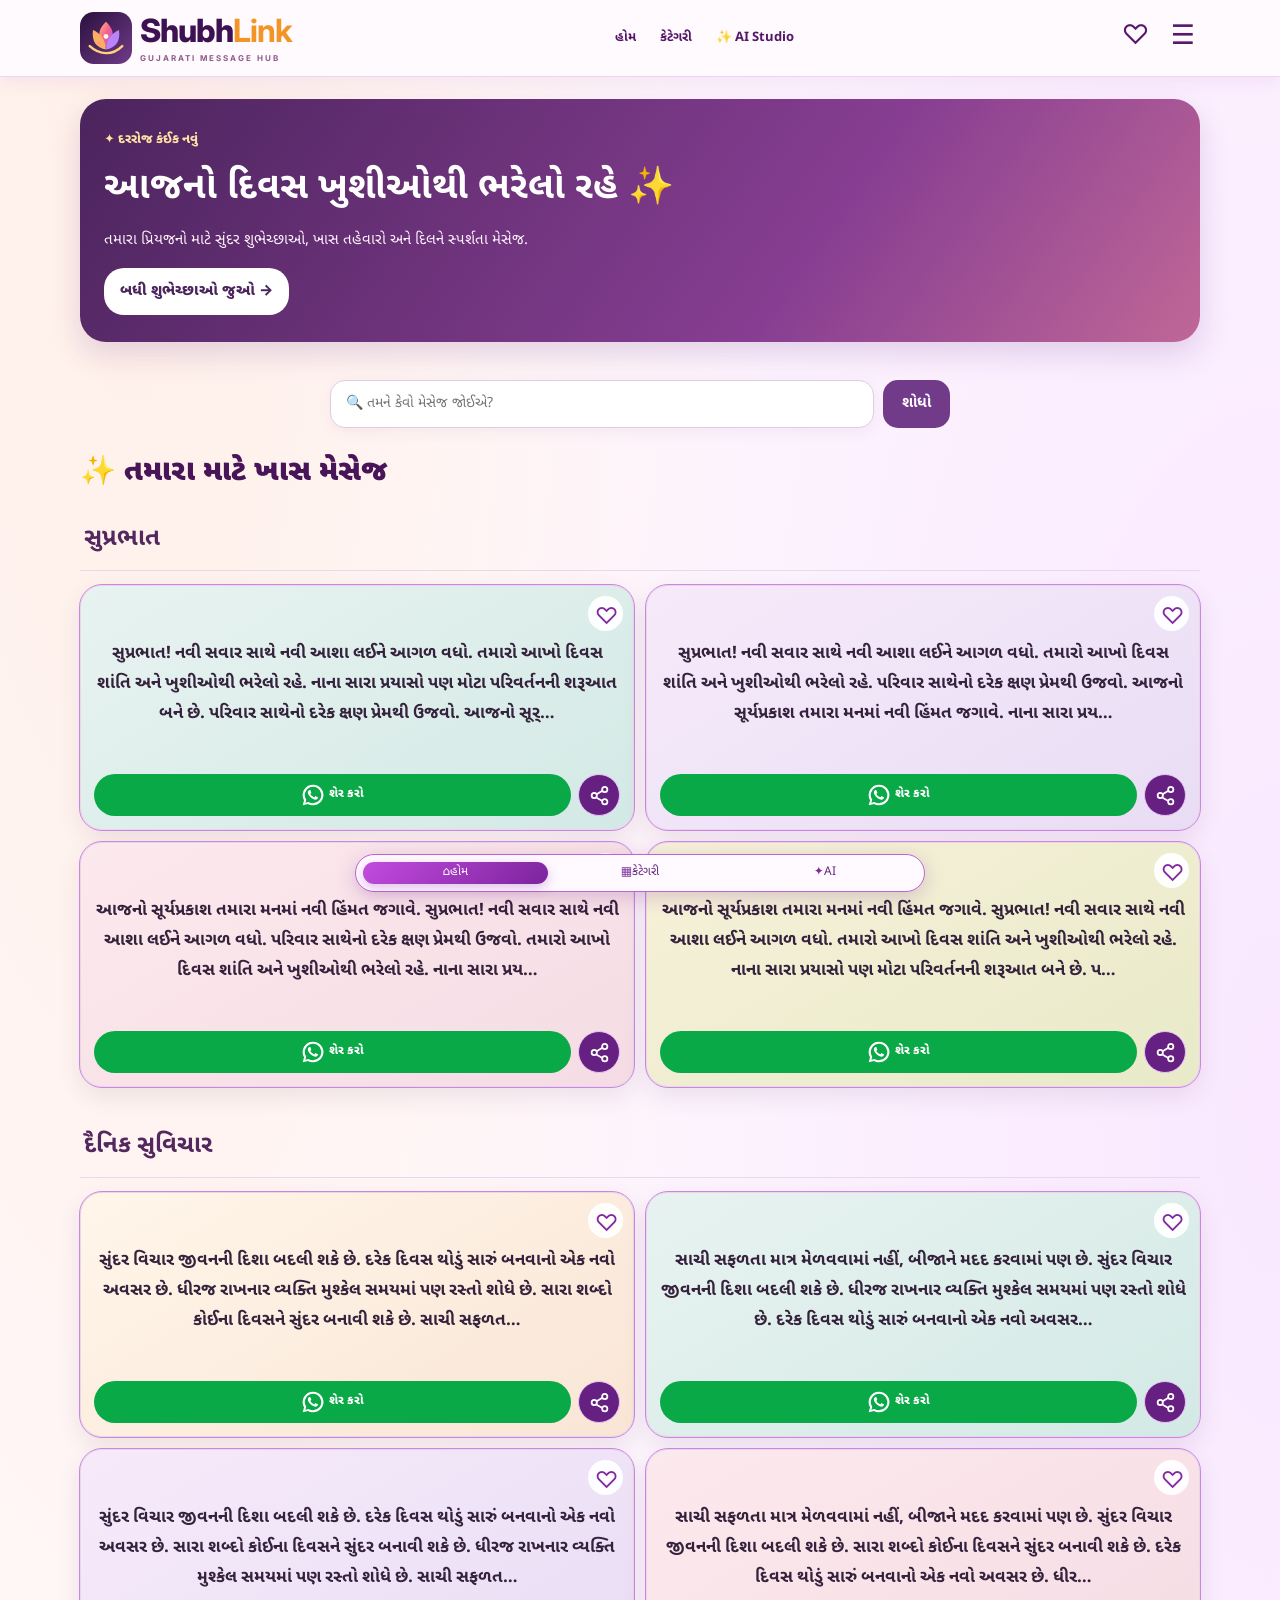
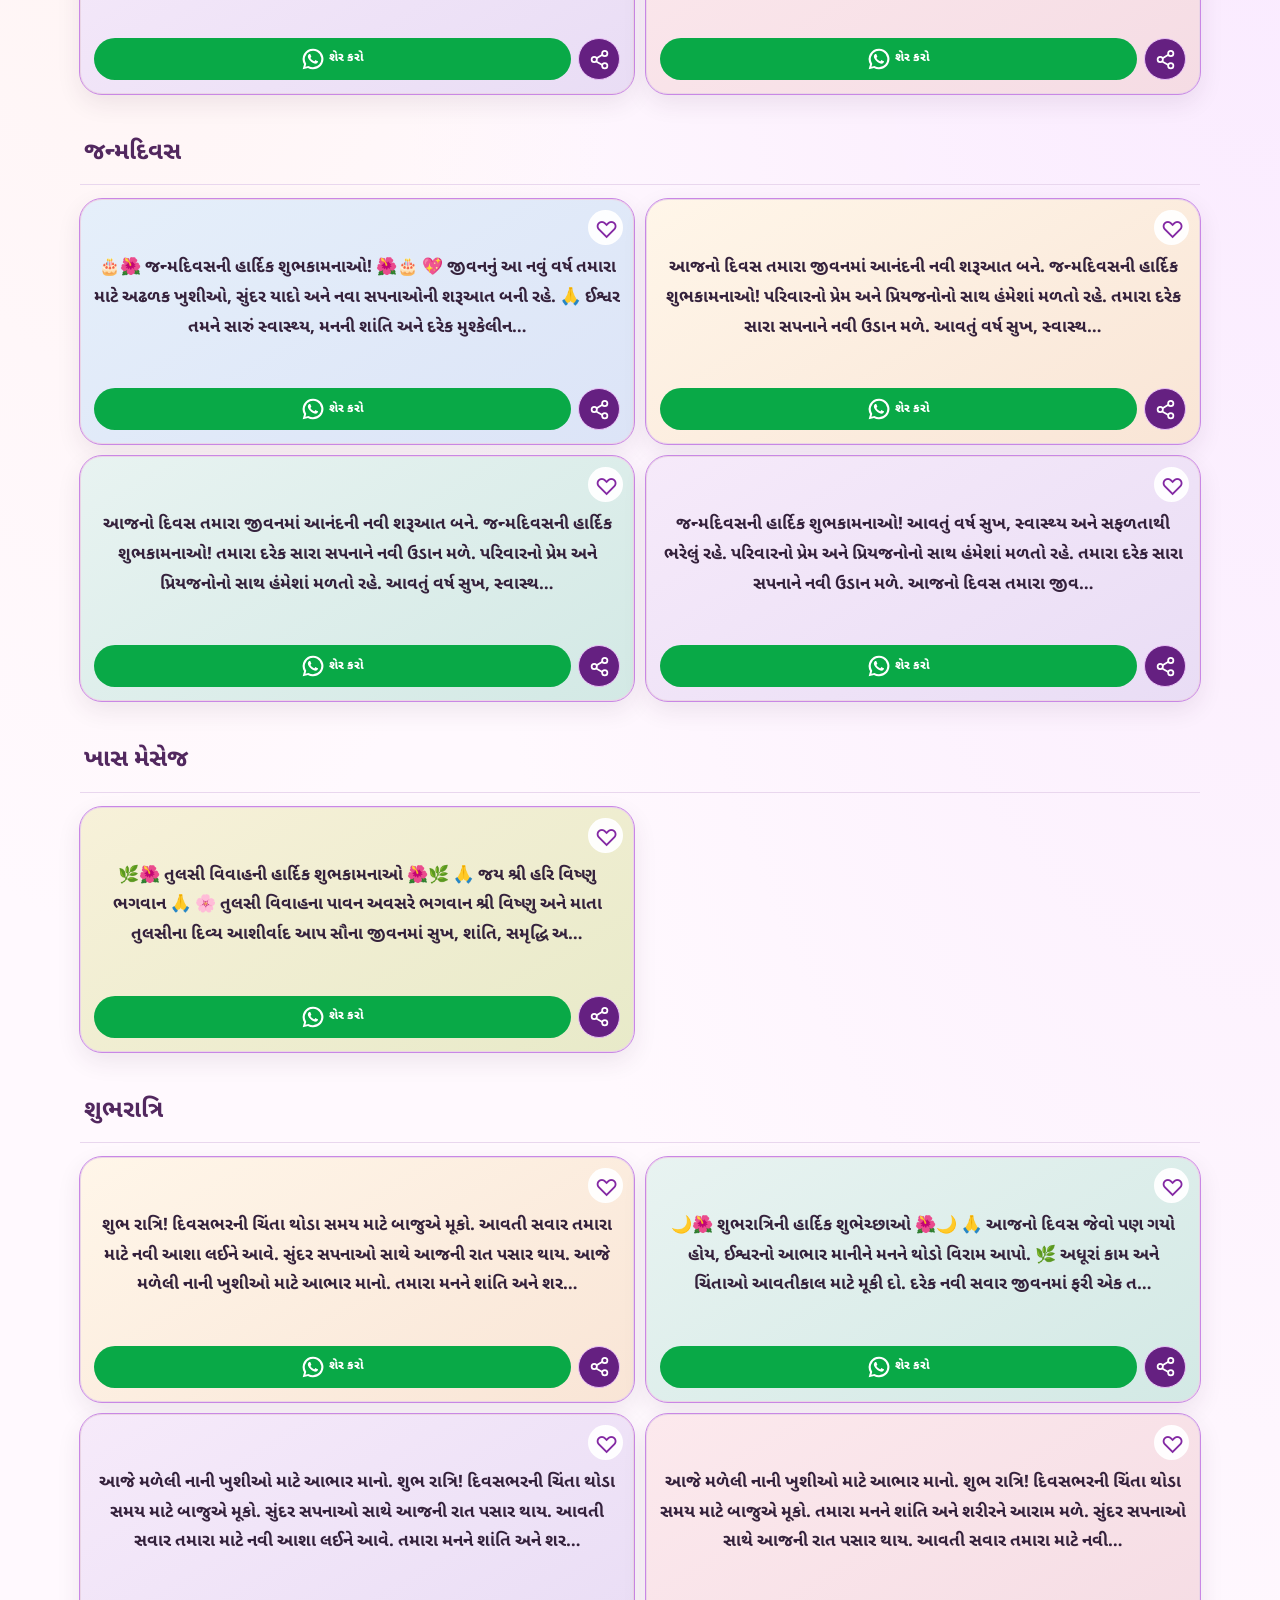
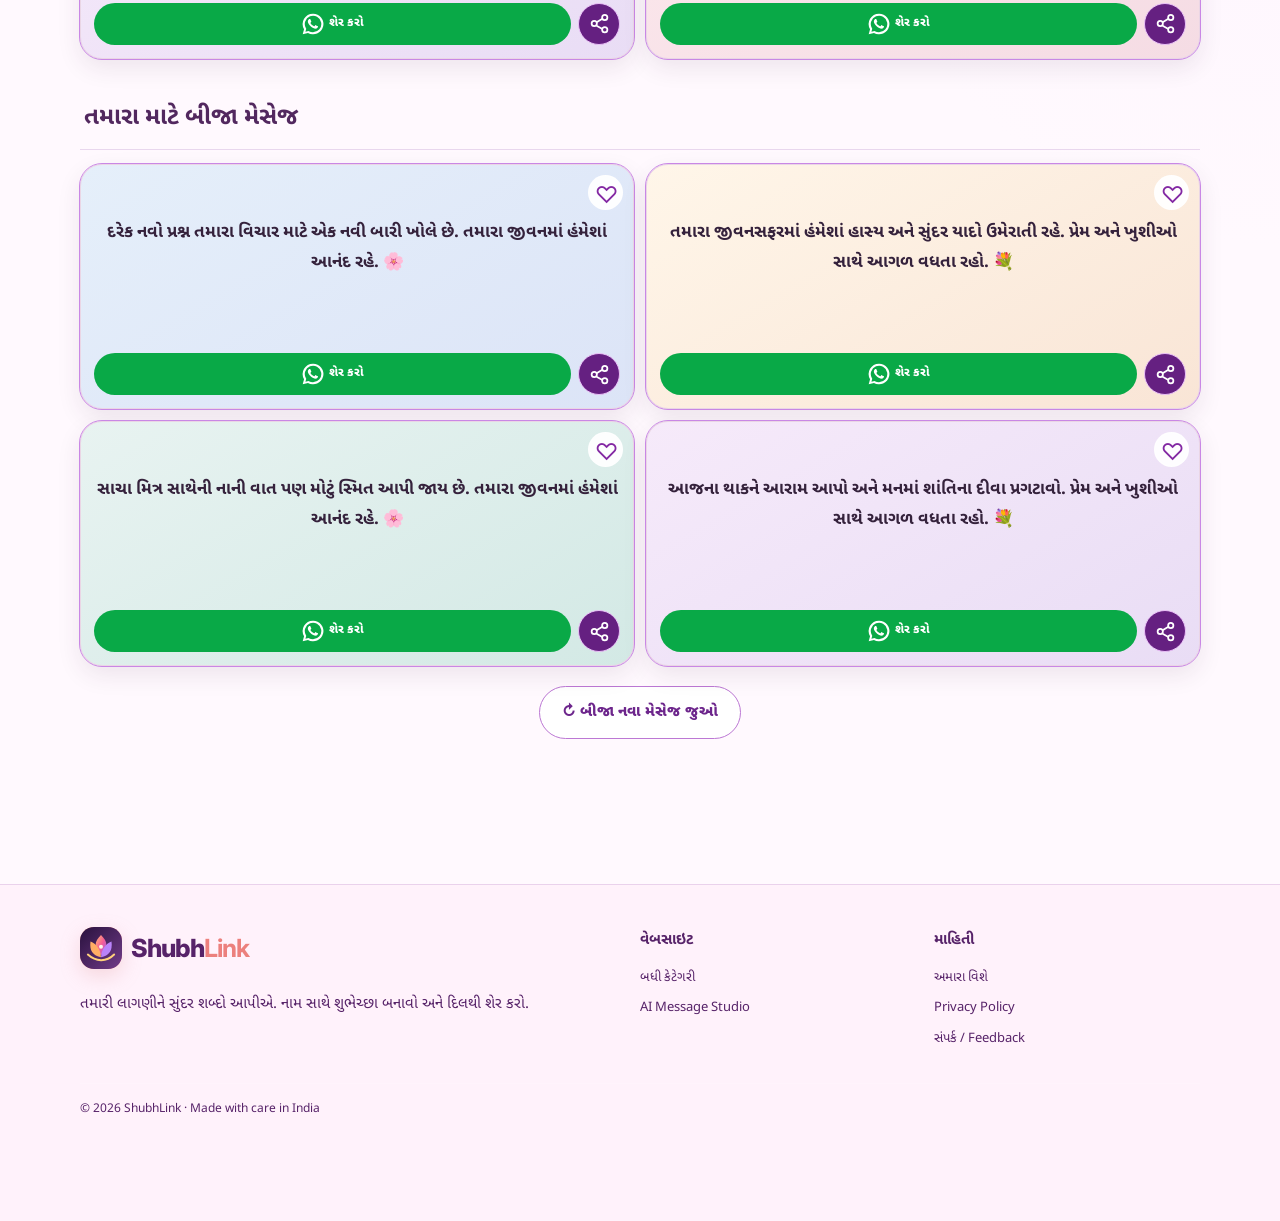
<file: index.html>
<!doctype html><html lang="gu"><head><meta charset="UTF-8"><meta name="viewport" content="width=device-width,initial-scale=1"><meta name="theme-color" content="#fffaff"><meta name="description" content="ShubhLink પર ગુજરાતી Birthday Wishes, Good Morning Messages, Daily Suvichar અને Friendship Wishes તમારા નામ સાથે મફતમાં બનાવો અને WhatsApp પર શેર કરો."><link rel="icon" href="icon.svg"><link rel="stylesheet" href="site.css"><link rel="stylesheet" href="share.css?v=3"><link rel="stylesheet" href="smart.css"><link rel="preconnect" href="https://fonts.googleapis.com"><link rel="preconnect" href="https://fonts.gstatic.com" crossorigin><link href="https://fonts.googleapis.com/css2?family=Noto+Sans+Gujarati:wght@400;500;600;700;800&family=Inter:wght@400;500;600;700;800;900&display=swap" rel="stylesheet"><script async src="https://pagead2.googlesyndication.com/pagead/js/adsbygoogle.js?client=ca-pub-5145666671514627" crossorigin="anonymous"></script><link rel="canonical" href="https://shubhlink.github.io/"><meta name="robots" content="index,follow"><title>ShubhLink – WhatsApp Birthday Wishes, Good Morning & Suvichar | ગુજરાતી</title><meta name="google-site-verification" content="qSlOekyk8RHYnuVXNjIYCXaRVm3rEDSoJU6ekMGInhE" /><link rel="stylesheet" href="panchang.css"><link rel="stylesheet" href="unified.css?v=18"><link rel="manifest" href="manifest.webmanifest"><meta name="mobile-web-app-capable" content="yes"><meta name="apple-mobile-web-app-capable" content="yes"><link rel="stylesheet" href="home-search.css?v=1"><link rel="stylesheet" href="home-upgrade.css?v=1"><link rel="stylesheet" href="ready-posters.css?v=3"></head><body><header class="sitehead"><div class="shell headwrap"><a class="brand" href="index.html"><img class="logomark" src="icon.svg" alt="" width="38" height="38"><span>Shubh<b>Link</b></span></a><nav class="desktopnav"><a class="on" href="index.html">હોમ</a><a  href="categories.html">કેટેગરી</a><a href="ai.html">✨ AI Studio</a></nav><a class="topbutton" href="ai.html">✨ AI Studio</a></div></header><main class="reference-home">


<section class="shell home-welcome" aria-label="આજનું સ્વાગત"><span class="welcome-kicker">✦ દરરોજ કંઈક નવું</span><h1>આજનો દિવસ ખુશીઓથી ભરેલો રહે ✨</h1><p>તમારા પ્રિયજનો માટે સુંદર શુભેચ્છાઓ, ખાસ તહેવારો અને દિલને સ્પર્શતા મેસેજ.</p><a href="categories.html">બધી શુભેચ્છાઓ જુઓ →</a></section><section class="shell home-message-search" aria-label="મેસેજ શોધો"><form action="search.html" method="get" role="search"><input name="q" type="search" required maxlength="100" aria-label="કોઈપણ વિષયનો મેસેજ શોધો" placeholder="🔍 તમને કેવો મેસેજ જોઈએ?"><button type="submit">શોધો</button></form></section>
<section class="shell section reference-featured"><div class="sectionhead"><h2>✨ તમારા માટે ખાસ મેસેજ</h2></div><div class="wishgrid" id="referenceCards"></div><button class="refresh-wishes" id="refreshHomeWishes" type="button">↻ બીજા નવા મેસેજ જુઓ</button></section>

<script src="name-tools.js"></script><script src="share.js?v=3"></script><script src="data.js"></script><script src="daily-loader.js?v=2"></script><script src="premium-messages.js?v=1"></script><script src="backend-config.js"></script><script src="vendor/astronomy.browser.min.js"></script><script src="calendar.js"></script><script src="world-festivals.js"></script><script src="panchang.js"></script><script src="fresh.js"></script><script src="site.js"></script><script src="calendar-ui.js"></script></main><footer class="sitefoot"><div class="shell footgrid"><div><a class="brand" href="index.html"><img class="logomark" src="icon.svg" alt="" width="38" height="38"><span>Shubh<b>Link</b></span></a><p>તમારી લાગણીને સુંદર શબ્દો આપીએ. નામ સાથે શુભેચ્છા બનાવો અને દિલથી શેર કરો.</p></div><div><h4>વેબસાઇટ</h4><a href="categories.html">બધી કેટેગરી</a><a href="ai.html">AI Message Studio</a></div><div><h4>માહિતી</h4><a href="about.html">અમારા વિશે</a><a href="privacy.html">Privacy Policy</a><a href="contact.html">સંપર્ક / Feedback</a></div></div><div class="shell copyright">© 2026 ShubhLink · Made with care in India</div></footer><nav class="mobilebottom" aria-label="મુખ્ય મેનુ"><a href="index.html"><span>⌂</span>હોમ</a><a href="categories.html"><span>▦</span>કેટેગરી</a><a href="ai.html"><span>✦</span>AI</a></nav><script src="poster-art.js?v=1"></script><script src="poster-photos.js?v=2"></script><script src="ready-posters.js?v=5"></script><script src="reference-home.js?v=20"></script><script src="pwa.js?v=2"></script></body></html>
</file>
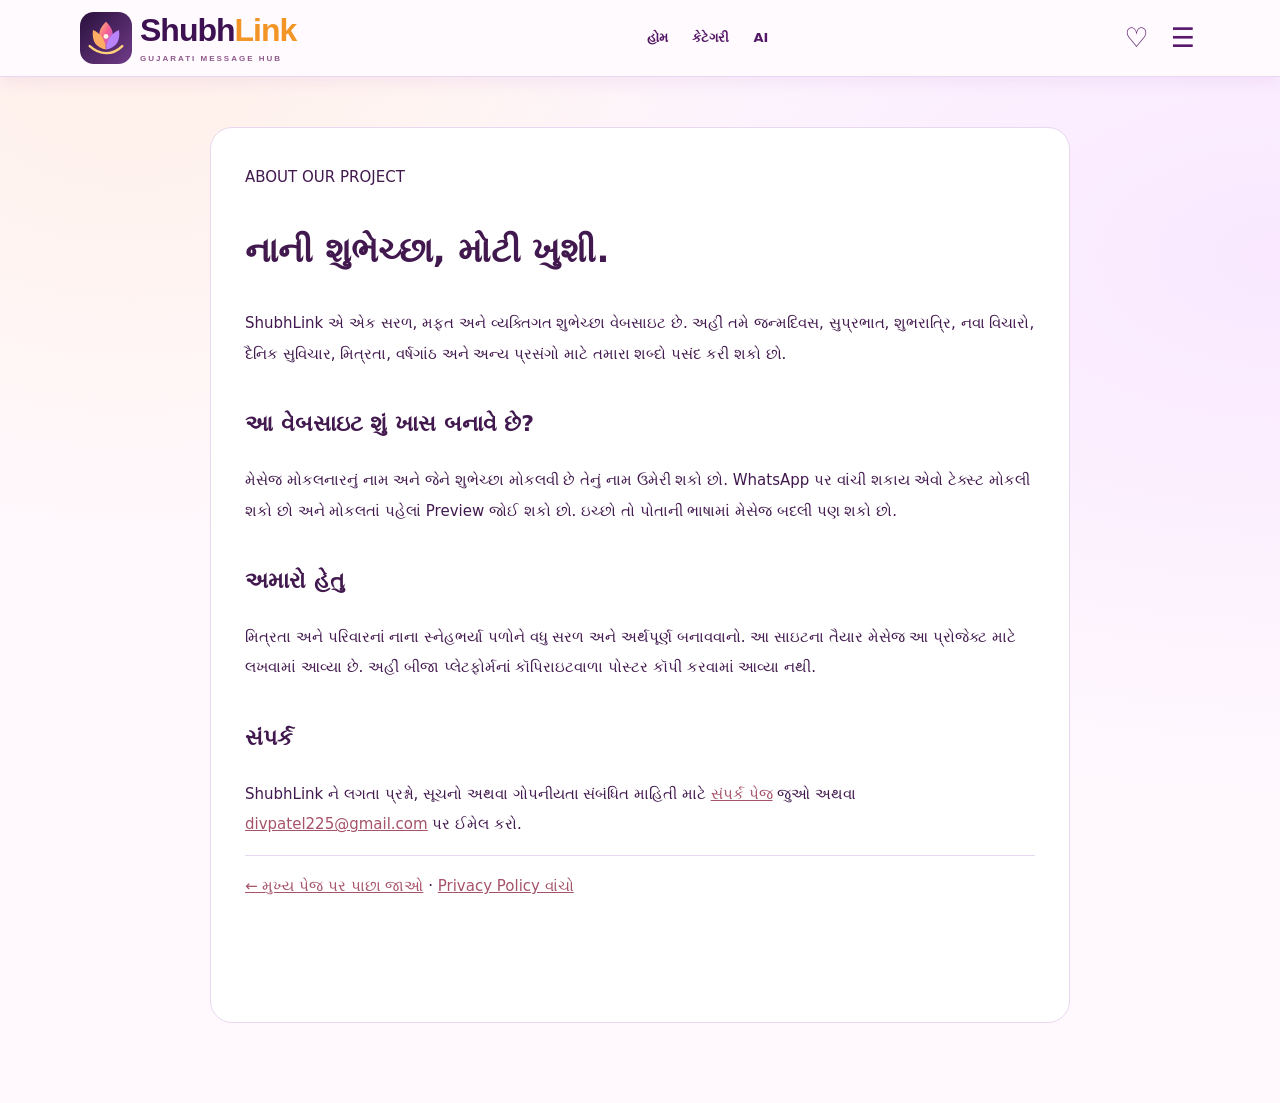
<file: about.html>
<!doctype html><html lang="gu"><head><meta charset="utf-8"><meta name="viewport" content="width=device-width,initial-scale=1"><meta name="theme-color" content="#faf8f5"><meta name="description" content="ShubhLink વિશે જાણો: વ્યક્તિગત શુભેચ્છા અને દૈનિક સુવિચાર શેર કરવાની મફત વેબસાઇટ."><link rel="icon" href="icon.svg" type="image/svg+xml"><link rel="stylesheet" href="site.css"><title>અમારા વિશે | ShubhLink</title><script async src="https://pagead2.googlesyndication.com/pagead/js/adsbygoogle.js?client=ca-pub-5145666671514627" crossorigin="anonymous"></script><link rel="stylesheet" href="unified.css?v=16"></head><body><header class="sitehead"><div class="shell headwrap"><a class="brand" href="index.html"><img class="reference-logo" src="icon.svg" alt=""><span class="reference-brand-copy"><span>Shubh<b>Link</b></span><span class="reference-subtitle">GUJARATI MESSAGE HUB</span></span></a><nav class="desktopnav"><a href="index.html">હોમ</a><a href="categories.html">કેટેગરી</a><a href="ai.html">AI</a></nav><div class="reference-head-actions"><button type="button" aria-label="મનપસંદ" onclick="location.href='favorites.html'">♡</button><button type="button" aria-label="મેનુ" id="aboutMenuButton">☰</button></div></div><div class="shubh-menu" id="shubhMenu" hidden><a href="index.html">હોમ</a><a href="categories.html">કેટેગરી</a><a href="favorites.html">મનપસંદ</a><a href="ai.html">AI</a><a href="contact.html">સંપર્ક</a></div></header><main class="legal-wrap"><span class="small-head">ABOUT OUR PROJECT</span><h1>નાની શુભેચ્છા, મોટી ખુશી.</h1><p>ShubhLink એ એક સરળ, મફત અને વ્યક્તિગત શુભેચ્છા વેબસાઇટ છે. અહીં તમે જન્મદિવસ, સુપ્રભાત, શુભરાત્રિ, નવા વિચારો, દૈનિક સુવિચાર, મિત્રતા, વર્ષગાંઠ અને અન્ય પ્રસંગો માટે તમારા શબ્દો પસંદ કરી શકો છો.</p><h2>આ વેબસાઇટ શું ખાસ બનાવે છે?</h2><p>મેસેજ મોકલનારનું નામ અને જેને શુભેચ્છા મોકલવી છે તેનું નામ ઉમેરી શકો છો. WhatsApp પર વાંચી શકાય એવો ટેક્સ્ટ મોકલી શકો છો અને મોકલતાં પહેલાં Preview જોઈ શકો છો. ઇચ્છો તો પોતાની ભાષામાં મેસેજ બદલી પણ શકો છો.</p><h2>અમારો હેતુ</h2><p>મિત્રતા અને પરિવારનાં નાના સ્નેહભર્યા પળોને વધુ સરળ અને અર્થપૂર્ણ બનાવવાનો. આ સાઇટના તૈયાર મેસેજ આ પ્રોજેક્ટ માટે લખવામાં આવ્યા છે. અહીં બીજા પ્લેટફોર્મનાં કૉપિરાઇટવાળા પોસ્ટર કૉપી કરવામાં આવ્યા નથી.</p><h2>સંપર્ક</h2><p>ShubhLink ને લગતા પ્રશ્નો, સૂચનો અથવા ગોપનીયતા સંબંધિત માહિતી માટે <a href="contact.html">સંપર્ક પેજ</a> જુઓ અથવા <a href="mailto:divpatel225@gmail.com">divpatel225@gmail.com</a> પર ઈમેલ કરો.</p><p class="legal-note"><a href="index.html">← મુખ્ય પેજ પર પાછા જાઓ</a> · <a href="privacy.html">Privacy Policy વાંચો</a></p></main><script>document.getElementById("aboutMenuButton")?.addEventListener("click",()=>{const menu=document.getElementById("shubhMenu");menu.hidden=!menu.hidden});</script></body></html>
</file>
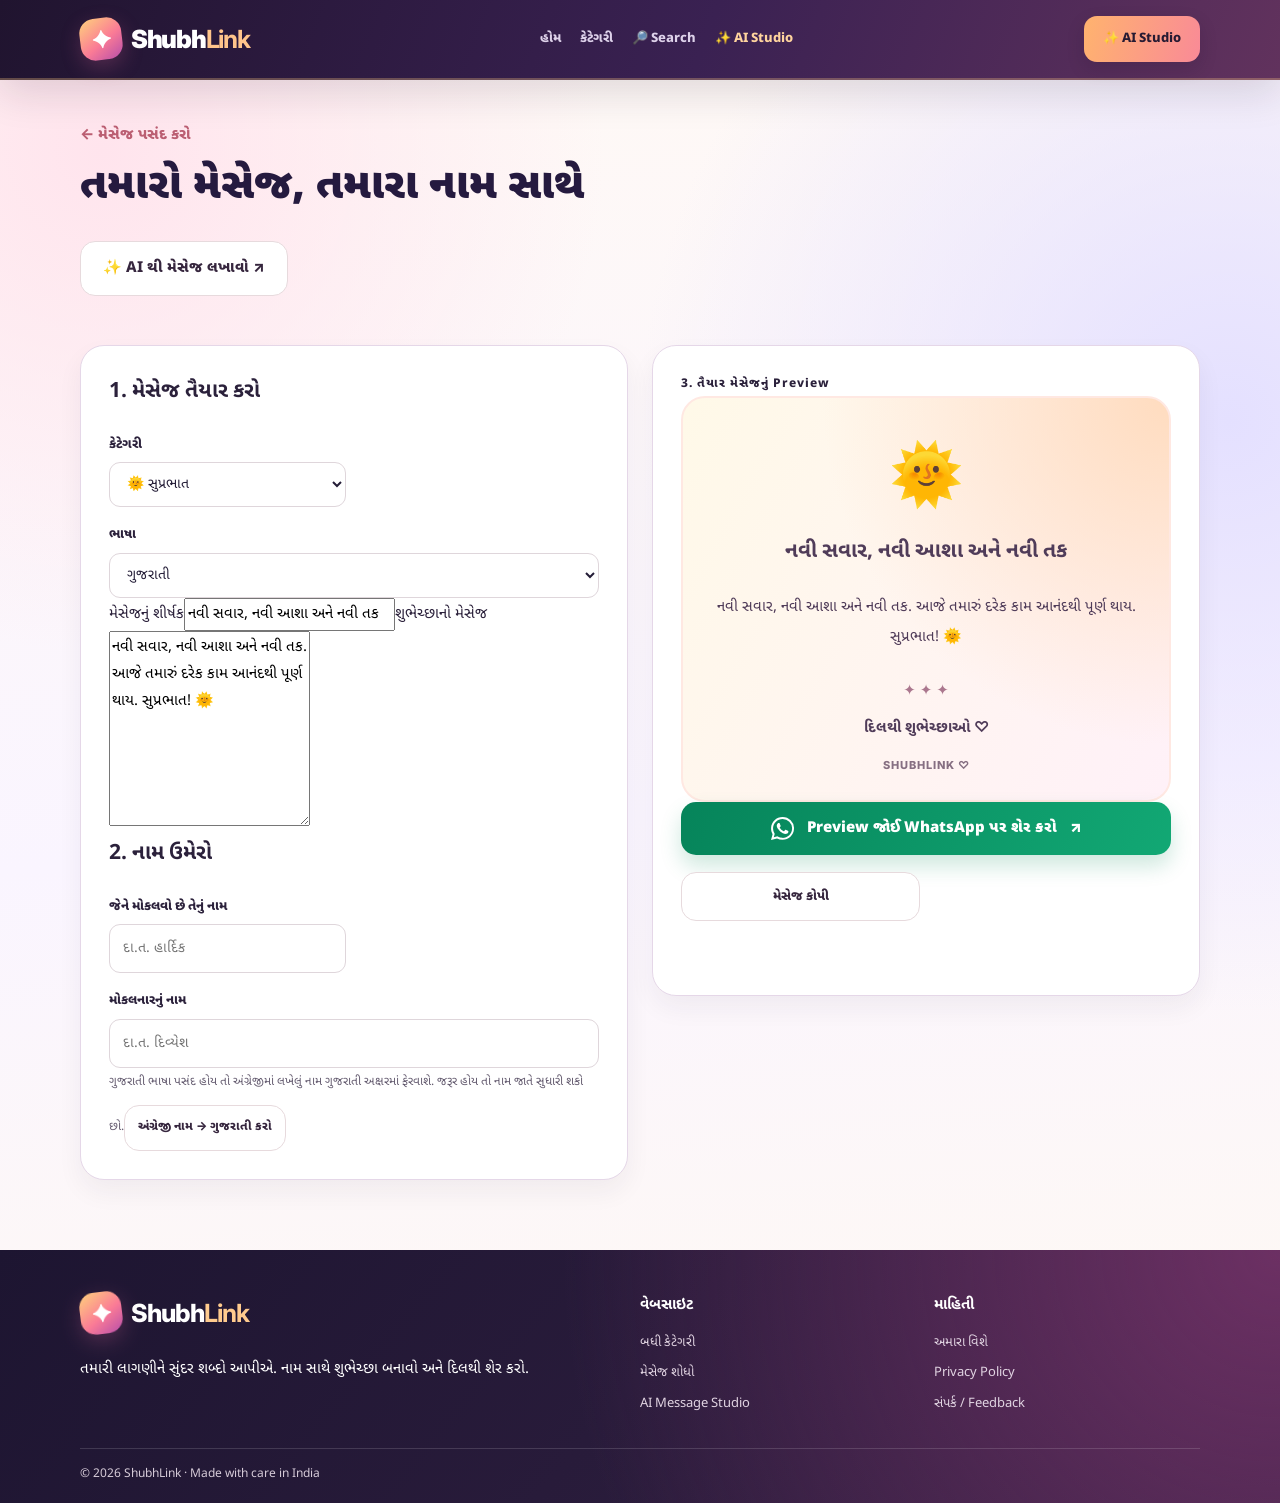
<file: account.html>
<!doctype html>
<html lang="gu"><head><meta charset="utf-8"><meta name="viewport" content="width=device-width,initial-scale=1">
<title>ShubhLink — મફત શુભેચ્છા</title><meta name="robots" content="noindex,nofollow"><meta http-equiv="refresh" content="0;url=create.html"><link rel="canonical" href="https://shubhlink.github.io/create.html"><link rel="icon" href="icon.svg">
<style>body{font-family:system-ui,sans-serif;background:#fffaf8;margin:0;color:#302238;display:grid;place-items:center;min-height:100vh;padding:24px;text-align:center}main{max-width:450px}a{display:inline-block;margin-top:15px;background:#493151;color:white;border-radius:12px;padding:12px 20px;text-decoration:none}</style></head>
<body><main><h1>ShubhLink 💌</h1><p>મેસેજ બનાવવા અને WhatsApp પર શેર કરવા માટે કોઈ Login કે Account જરૂરી નથી. આ સેવા બધાં માટે મફત છે.</p><a href="create.html">મફતમાં મેસેજ બનાવો</a></main><script>location.replace('create.html')</script></body></html>
</file>
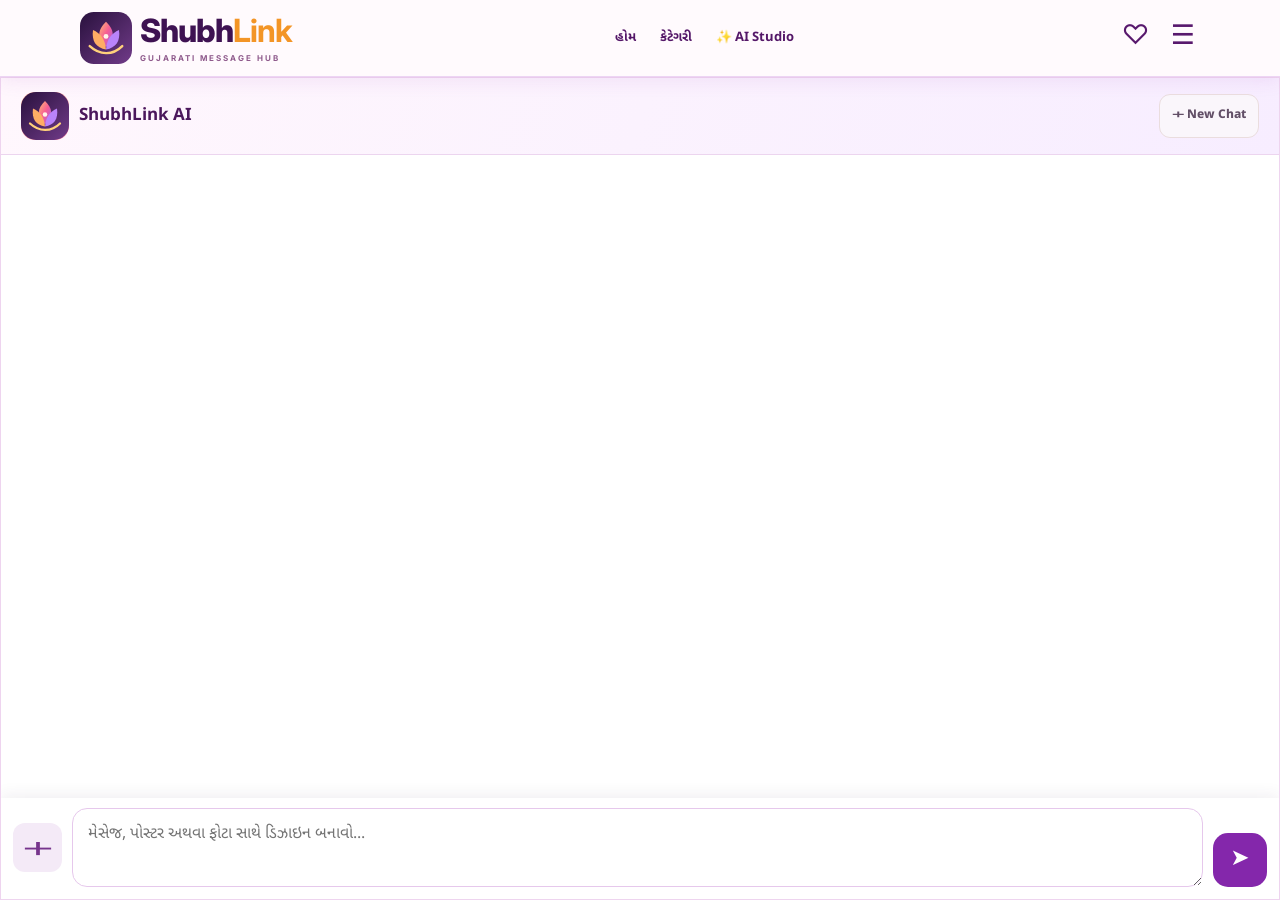
<file: ai.html>
<!doctype html><html lang="gu"><head><meta charset="UTF-8"><meta http-equiv="Cache-Control" content="no-cache, no-store, must-revalidate"><meta http-equiv="Pragma" content="no-cache"><meta name="viewport" content="width=device-width,initial-scale=1"><meta name="theme-color" content="#fffaff"><meta name="description" content="ShubhLink AI Message Studio – વાત કરીને નવા ગુજરાતી, હિન્દી અને English શુભેચ્છા મેસેજ બનાવો, બદલો અને WhatsApp પર શેર કરો."><link rel="icon" href="icon.svg"><link rel="stylesheet" href="site.css"><link rel="stylesheet" href="share.css?v=3"><link rel="stylesheet" href="smart.css"><link rel="stylesheet" href="studio.css?v=9"><link rel="preconnect" href="https://fonts.googleapis.com"><link rel="preconnect" href="https://fonts.gstatic.com" crossorigin><link href="https://fonts.googleapis.com/css2?family=Noto+Sans+Gujarati:wght@400;500;600;700;800&family=Inter:wght@400;500;600;700;800;900&display=swap" rel="stylesheet"><script async src="https://pagead2.googlesyndication.com/pagead/js/adsbygoogle.js?client=ca-pub-5145666671514627" crossorigin="anonymous"></script><link rel="canonical" href="https://shubhlink.github.io/ai.html"><meta name="robots" content="index,follow"><title>AI Message & Free Poster Generator – ShubhLink | ShubhLink</title><link rel="stylesheet" href="unified.css?v=18"><link rel="manifest" href="manifest.webmanifest"><meta name="mobile-web-app-capable" content="yes"><meta name="apple-mobile-web-app-capable" content="yes"><style id="ai-fullscreen-style">html,body{height:100%;overflow:hidden}body{display:flex;flex-direction:column;min-height:100dvh}.sitehead{flex:none}.ai-stage{flex:1 1 auto;min-height:0!important;height:auto!important;margin:0!important;padding:0!important;max-width:none!important;width:100%!important;display:flex!important}.ai-stage .ai-chat-shell{flex:1;min-height:0!important;height:100%!important;max-height:none!important;max-width:none!important;width:100%!important;margin:0!important;border-radius:0!important;display:flex!important;flex-direction:column!important}.ai-stage .ai-chat-head{flex:none!important}.ai-stage .ai-conversation{flex:1 1 auto!important;min-height:0!important;max-height:none!important;overflow-y:auto!important;overscroll-behavior:contain}.ai-stage .ai-chat-composer{flex:none!important;margin:0!important}.ai-stage .ai-photo-preview:not([hidden]),.ai-stage .ai-status:not(:empty){flex:none}.sitefoot{display:none!important}.mobilebottom{display:none!important}.ai-stage .ai-chat-composer{position:relative!important;bottom:auto!important;z-index:5!important}.ai-stage .ai-chat-shell{padding-bottom:env(safe-area-inset-bottom,0px)!important}@media(max-width:700px){.sitehead .headwrap{min-height:62px!important}.ai-stage .ai-chat-head{padding:9px 16px!important}.ai-stage .ai-chat-composer{padding:10px 12px!important}.ai-stage .ai-conversation{padding:12px!important}}@supports(height:100dvh){body{height:100dvh}}body:has(.ai-stage){position:fixed!important;inset:0!important;width:100%!important;height:100dvh!important;min-height:0!important;overflow:hidden!important;display:flex!important;flex-direction:column!important}body:has(.ai-stage)>.sitehead{flex:0 0 auto!important}body:has(.ai-stage)>.ai-stage{display:flex!important;flex:1 1 0!important;min-height:0!important;max-height:none!important;overflow:hidden!important}body:has(.ai-stage) .ai-chat-shell{height:100%!important;min-height:0!important;max-height:none!important;flex:1 1 0!important;overflow:hidden!important;padding:0!important}body:has(.ai-stage) .ai-conversation{flex:1 1 0!important;min-height:0!important;overflow:auto!important}body:has(.ai-stage) .ai-chat-composer{display:flex!important;flex:0 0 auto!important;position:static!important;transform:none!important;margin:0!important;padding:10px 12px calc(12px + env(safe-area-inset-bottom,0px))!important;background:#fff!important;box-shadow:0 -3px 15px #32184212!important}body:has(.ai-stage)>.mobilebottom,body:has(.ai-stage)>.sitefoot{display:none!important}body:has(.ai-stage) .ai-chat-head{flex:0 0 auto!important}body:has(.ai-stage) .ai-status:empty{display:none!important}</style><style>.ai-mode-label select{max-width:142px;border:1px solid #eadde8;border-radius:11px;padding:9px 7px;background:#fff;color:#51305d;font-weight:700;font-size:12px}.ai-general-answer{background:#fff!important}.ai-general-answer .ai-message-body{line-height:1.75}.ai-general-answer .ai-message-actions{margin-top:8px}@media(max-width:450px){.ai-chat-head{gap:7px!important}.ai-avatar{width:38px;height:38px}.ai-mode-label select{max-width:113px;font-size:11px}.ai-new-chat{padding:8px!important}}</style><style>.ai-chat-head .ai-chat-details{min-width:0!important;flex:1 1 auto!important}.ai-chat-head .ai-chat-details strong{font-size:17px!important;white-space:nowrap!important}.ai-chat-head .ai-chat-details small{font-size:11px!important;white-space:nowrap!important;overflow:hidden;text-overflow:ellipsis}.ai-chat-head .ai-new-chat{flex:none!important;white-space:nowrap!important}.ai-chat-head{display:flex!important;align-items:center!important;flex-wrap:nowrap!important}@media(max-width:400px){.ai-chat-head .ai-chat-details small{display:none!important}}</style><style>.ai-mode-label,#aiModeSwitch{display:none!important}.ai-chat-head{display:flex!important;flex-wrap:nowrap!important;align-items:center!important;gap:10px!important}.ai-chat-details{flex:1!important;min-width:0!important}.ai-chat-details strong{display:block!important;white-space:nowrap!important;font-size:20px!important}.ai-chat-details small{display:none!important}.ai-new-chat{flex:0 0 auto!important;white-space:nowrap!important}</style></head><body><header class="sitehead"><div class="shell headwrap"><a class="brand" href="index.html"><img class="logomark" src="icon.svg" alt="" width="38" height="38"><span>Shubh<b>Link</b></span></a><nav class="desktopnav"><a href="index.html">હોમ</a><a href="categories.html">કેટેગરી</a><a class="on" href="ai.html">✨ AI Studio</a></nav><a class="topbutton" href="ai.html">✨ AI Studio</a></div></header><main class="ai-stage"><section class="ai-chat-shell" aria-label="AI Message Chat"><div class="ai-chat-head"><div class="ai-avatar" aria-hidden="true"><img src="icon.svg" alt="" style="width:100%;height:100%;object-fit:contain;border-radius:15px"></div><div class="ai-chat-details"><strong>ShubhLink AI</strong></div><button type="button" id="aiNewChat" class="ai-new-chat">＋ New Chat</button></div><div id="aiConversation" class="ai-conversation" role="log" aria-live="polite"><div class="ai-welcome"><div id="aiStarterChips" class="ai-starters"></div></div></div><form id="aiChatForm" class="ai-chat-composer"><label class="ai-attach-button" for="aiPhoto" title="ફોટો જોડો">＋<input id="aiPhoto" type="file" accept="image/*" hidden></label><textarea id="aiPrompt" rows="2" maxlength="240" placeholder="મેસેજ, પોસ્ટર અથવા ફોટા સાથે ડિઝાઇન બનાવો..." aria-label="AI ને કહો કેવો મેસેજ જોઈએ"></textarea><button id="aiSend" type="submit" aria-label="મેસેજ બનાવો">➤</button></form><div id="aiPhotoPreview" class="ai-photo-preview" hidden></div><p id="aiStatus" class="ai-status" role="status" aria-live="polite"></p></section></main><footer class="sitefoot"><div class="shell footgrid"><div><a class="brand" href="index.html"><img class="logomark" src="icon.svg" alt="" width="38" height="38"><span>Shubh<b>Link</b></span></a><p>શબ્દોમાં સ્નેહ વહેંચો.</p></div><div><h4>વેબસાઇટ</h4><a href="ai.html">AI Message Studio</a><a href="categories.html">કેટેગરી</a></div><div><h4>માહિતી</h4><a href="privacy.html">Privacy Policy</a><a href="contact.html">સંપર્ક / Feedback</a></div></div><div class="shell copyright">© 2026 ShubhLink</div></footer><nav class="mobilebottom" aria-label="મુખ્ય મેનુ"><a href="index.html"><span>⌂</span>હોમ</a><a href="categories.html"><span>▦</span>કેટેગરી</a><a href="ai.html"><span>✦</span>AI</a></nav><script src="name-tools.js"></script><script src="share.js?v=3"></script><script src="backend-config.js"></script><script src="inline-poster.js?v=4"></script><script src="studio.js?v=14"></script><script src="reference-home.js?v=20"></script><script src="pwa.js?v=2"></script></body></html>
</file>
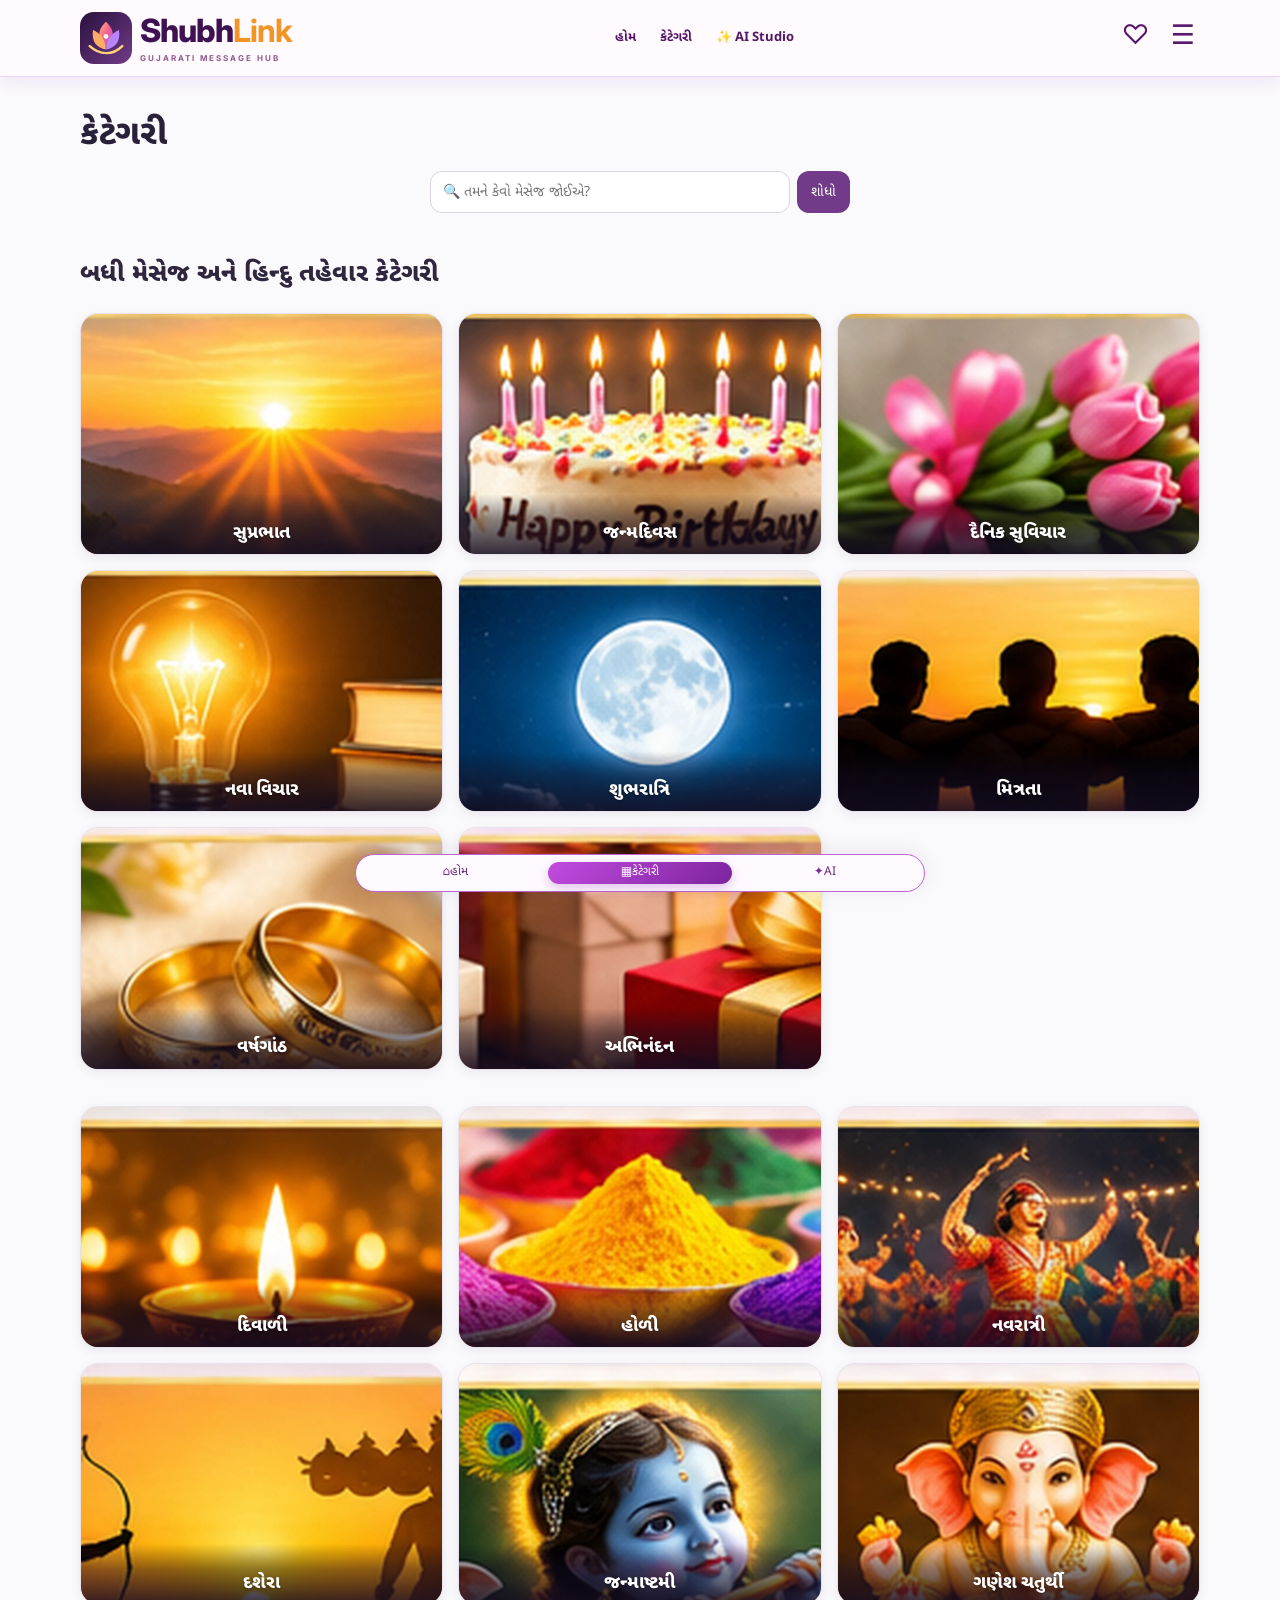
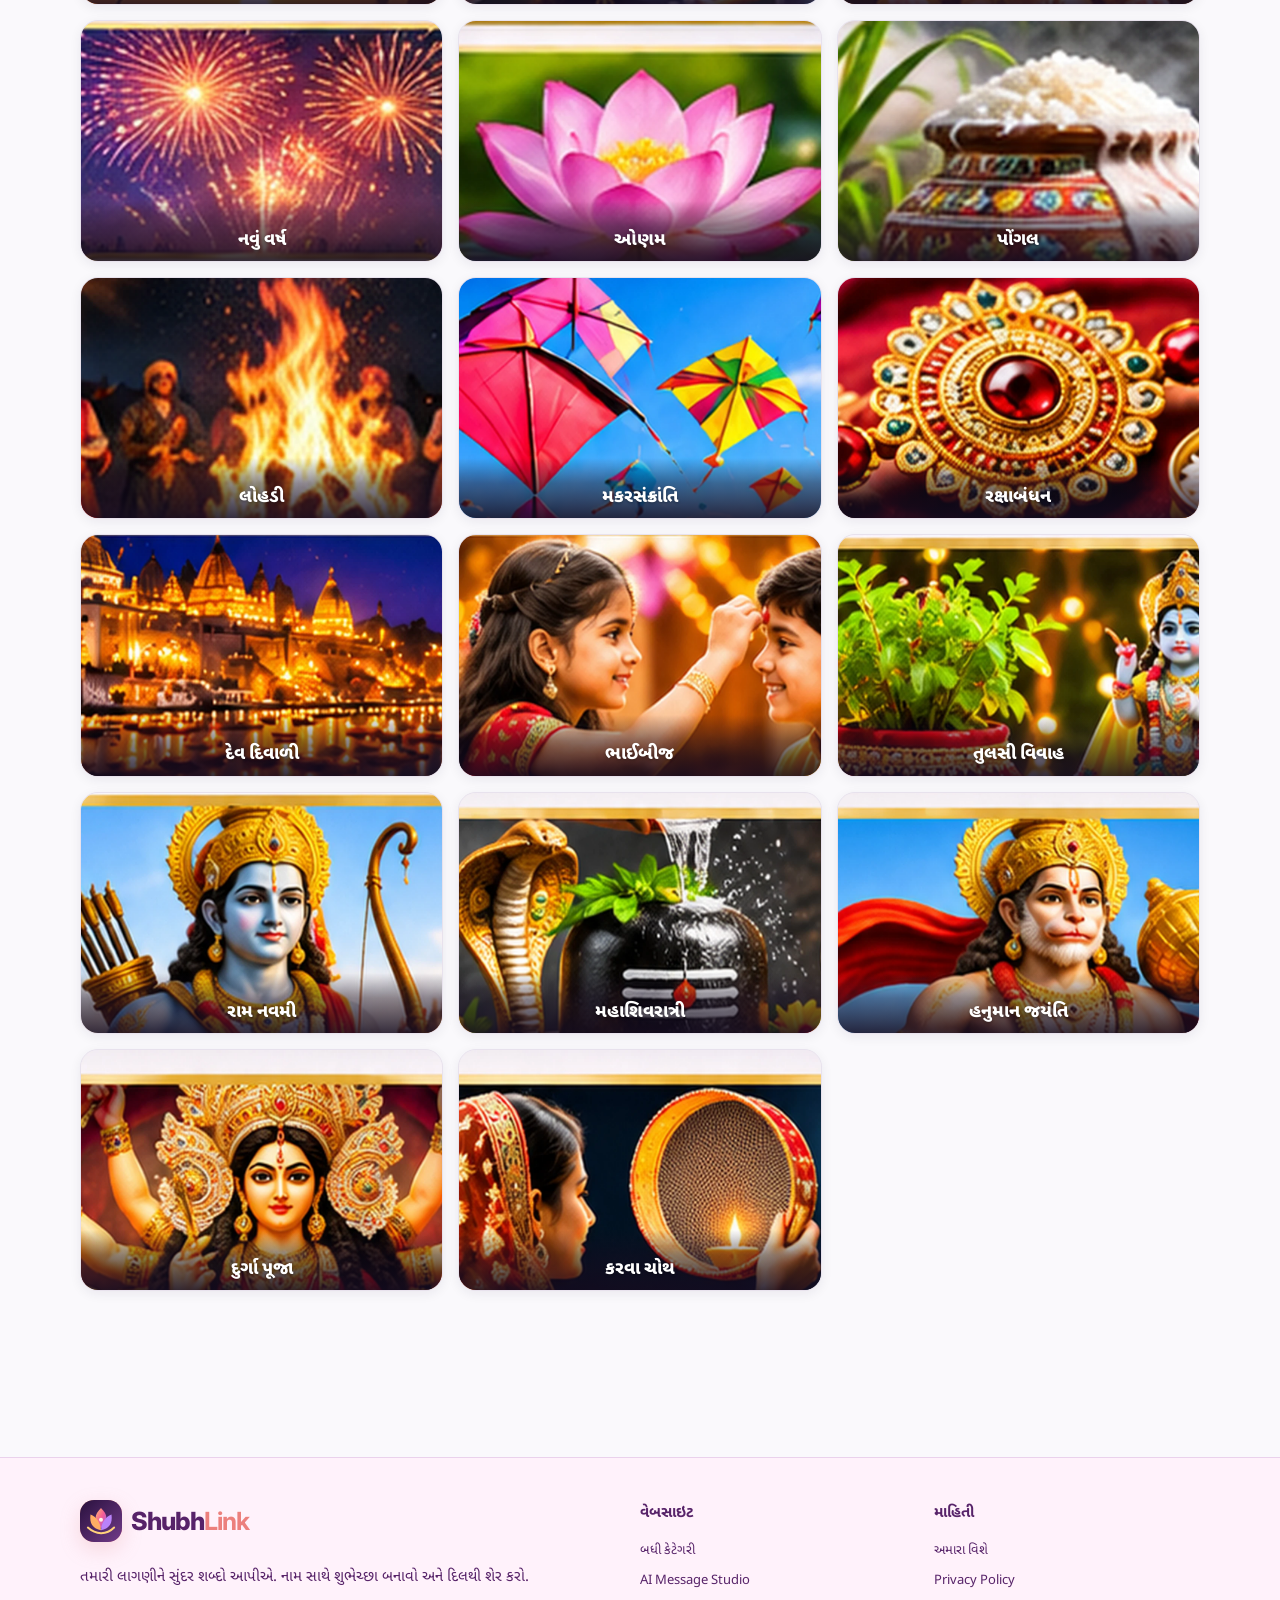
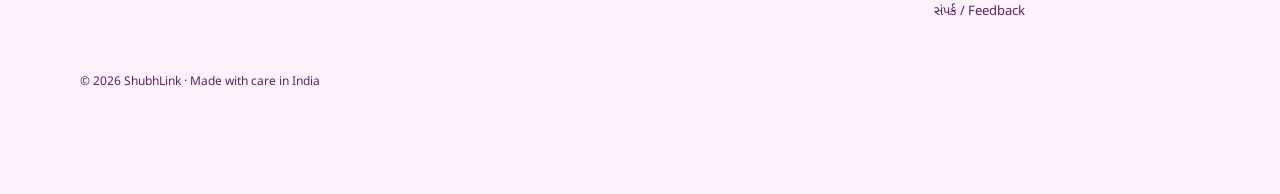
<file: categories.html>
<!doctype html><html lang="gu"><head><meta charset="UTF-8"><meta name="viewport" content="width=device-width,initial-scale=1"><meta name="theme-color" content="#fffaff"><meta name="description" content="તમારી પસંદની શુભેચ્છા કેટેગરી શોધો."><link rel="icon" href="icon.svg"><link rel="stylesheet" href="site.css"><link rel="stylesheet" href="share.css?v=3"><link rel="preconnect" href="https://fonts.googleapis.com"><link rel="preconnect" href="https://fonts.gstatic.com" crossorigin><link href="https://fonts.googleapis.com/css2?family=Noto+Sans+Gujarati:wght@400;500;600;700;800&family=Inter:wght@400;500;600;700;800;900&display=swap" rel="stylesheet"><script async src="https://pagead2.googlesyndication.com/pagead/js/adsbygoogle.js?client=ca-pub-5145666671514627" crossorigin="anonymous"></script><link rel="canonical" href="https://shubhlink.github.io/categories.html"><meta name="robots" content="index,follow"><title>Birthday, Good Morning & Suvichar Categories | ShubhLink</title><link rel="stylesheet" href="unified.css?v=12"><link rel="manifest" href="manifest.webmanifest"><meta name="mobile-web-app-capable" content="yes"><meta name="apple-mobile-web-app-capable" content="yes"><link rel="preload" as="image" href="assets/categories/suprabhat.clean.webp" fetchpriority="high"><link rel="preload" as="image" href="assets/categories/birthday.clean.webp"><link rel="stylesheet" href="royal-categories.css?v=11"><link rel="stylesheet" href="festival-categories.css?v=11"><style>.royal-categories .allcats>.catbox.artwork-pending strong,.festival-category-card.artwork-pending strong{visibility:hidden!important}.royal-categories .allcats>.catbox.artwork-pending .catemoji,.festival-category-card.artwork-pending .festival-photo-icon{background:transparent!important}</style><style id="premium-category-refresh">
body.royal-categories{background:#faf9fc!important;color:#292139!important}
.royal-categories .smallhero{background:transparent!important;padding-top:28px!important;padding-bottom:12px!important}
.royal-categories .smallhero h1{font-family:Inter,'Noto Sans Gujarati',sans-serif!important;font-size:clamp(25px,5vw,34px)!important;font-weight:800!important;letter-spacing:-.5px!important;color:#292139!important}
.royal-categories .section.compact{padding-top:8px!important}
.royal-categories .category-section-title{color:#30263e!important;font-size:clamp(19px,4.2vw,25px)!important;font-weight:800!important;margin:24px 0 18px!important;line-height:1.5!important}
.royal-categories .allcats,.royal-categories .festival-category-grid{gap:15px!important;padding:0 0 16px!important;margin:0 0 20px!important}
.royal-categories .allcats>.catbox,.royal-categories .festival-category-grid>.festival-category-card{
 border:1px solid #e8e2ed!important;border-radius:18px!important;
 background:#f1ecf4!important;box-shadow:0 3px 12px rgba(35,21,54,.07)!important;
 aspect-ratio:1.5!important;padding:0!important;
 transition:box-shadow .2s ease,transform .2s ease!important;
}
.royal-categories .allcats>.catbox:active,.royal-categories .festival-category-grid>.festival-category-card:active{transform:scale(.985)!important}
@media(hover:hover){.royal-categories .allcats>.catbox:hover,.royal-categories .festival-category-grid>.festival-category-card:hover{box-shadow:0 9px 24px rgba(35,21,54,.14)!important;transform:translateY(-2px)!important}}
.royal-categories .allcats>.catbox .catemoji,.royal-categories .festival-category-card .festival-photo-icon{background:#f1ecf4!important}
.royal-categories .allcats>.catbox .category-real-photo,.royal-categories .festival-photo-icon img{object-fit:cover!important;display:block!important}
.royal-categories .allcats>.catbox strong,.royal-categories .festival-category-card strong{border:0!important;background:rgba(255,255,255,.95)!important;border-radius:9px!important;color:#32223d!important;font-size:clamp(13px,3.3vw,17px)!important;padding:5px 10px!important;box-shadow:0 2px 9px #23153622!important}
.royal-categories .festival-category-card::after{display:none!important}
.royal-categories .allcats>.catbox.has-artwork strong,.royal-categories .festival-category-card.has-artwork strong{display:none!important}
.royal-categories .mobilebottom{box-shadow:0 -3px 22px rgba(39,22,55,.08)!important}
@media(max-width:380px){.royal-categories .allcats,.royal-categories .festival-category-grid{gap:11px!important}.royal-categories .allcats>.catbox,.royal-categories .festival-category-grid>.festival-category-card{border-radius:15px!important}}
</style><style id="clean-photo-cards">
.royal-categories .allcats>.catbox.clean-artwork strong,.royal-categories .festival-category-grid>.festival-category-card.clean-artwork strong{display:block!important;position:absolute!important;bottom:0!important;left:0!important;right:0!important;max-width:none!important;margin:0!important;padding:25px 10px 10px!important;border:0!important;border-radius:0!important;background:linear-gradient(0deg,rgba(20,12,32,.86),rgba(20,12,32,.48) 58%,transparent)!important;color:#fff!important;font-family:Inter,'Noto Sans Gujarati',sans-serif!important;font-size:clamp(13px,3.5vw,18px)!important;font-weight:800!important;text-shadow:0 1px 3px #0005!important;box-shadow:none!important;line-height:1.4!important;z-index:3!important}
.royal-categories .allcats>.catbox.clean-artwork,.royal-categories .festival-category-grid>.festival-category-card.clean-artwork{background:#ece6ef!important}
.royal-categories .allcats>.catbox.clean-artwork img,.royal-categories .festival-category-grid>.festival-category-card.clean-artwork img{object-fit:cover!important}
</style></head><body class="royal-categories"><header class="sitehead"><div class="shell headwrap"><a class="brand" href="index.html"><img class="logomark" src="icon.svg" alt="" width="38" height="38"><span>Shubh<b>Link</b></span></a><nav class="desktopnav"><a  href="index.html">હોમ</a><a class="on" href="categories.html">કેટેગરી</a><a href="ai.html">✨ AI Studio</a></nav><a class="topbutton" href="ai.html">✨ AI Studio</a></div></header><main>
<section class="smallhero shell"><h1>કેટેગરી</h1><form action="search.html" method="get" role="search" style="display:flex;gap:7px;max-width:420px;margin:12px auto 0"><input name="q" type="search" required maxlength="100" aria-label="કોઈપણ મેસેજ શોધો" placeholder="🔍 તમને કેવો મેસેજ જોઈએ?" style="box-sizing:border-box;min-width:0;flex:1;height:42px;padding:9px 12px;border:1px solid #ded4e8;border-radius:12px;background:#fff;color:#30223b;font:inherit;font-size:14px"><button type="submit" style="border:0;border-radius:12px;padding:0 14px;background:#713b89;color:white;font:inherit;font-size:14px">શોધો</button></form></section><section class="shell section compact"><h2 class="category-section-title">બધી મેસેજ અને હિન્દુ તહેવાર કેટેગરી</h2><div class="catgrid allcats" id="allCats"></div><div class="festival-category-grid" id="festivalCards"></div></section><script src="name-tools.js"></script><script src="share.js?v=3"></script><script src="data.js"></script><script src="backend-config.js"></script><script src="calendar.js"></script><script src="fresh.js"></script><script src="world-festivals.js?v=10"></script><script src="festival-categories.js?v=16"></script><script src="site.js?v=16"></script></main><footer class="sitefoot"><div class="shell footgrid"><div><a class="brand" href="index.html"><img class="logomark" src="icon.svg" alt="" width="38" height="38"><span>Shubh<b>Link</b></span></a><p>તમારી લાગણીને સુંદર શબ્દો આપીએ. નામ સાથે શુભેચ્છા બનાવો અને દિલથી શેર કરો.</p></div><div><h4>વેબસાઇટ</h4><a href="categories.html">બધી કેટેગરી</a><a href="ai.html">AI Message Studio</a></div><div><h4>માહિતી</h4><a href="about.html">અમારા વિશે</a><a href="privacy.html">Privacy Policy</a><a href="contact.html">સંપર્ક / Feedback</a></div></div><div class="shell copyright">© 2026 ShubhLink · Made with care in India</div></footer><nav class="mobilebottom" aria-label="મુખ્ય મેનુ"><a href="index.html"><span>⌂</span>હોમ</a><a href="categories.html"><span>▦</span>કેટેગરી</a><a href="ai.html"><span>✦</span>AI</a></nav><script src="reference-home.js?v=20"></script><script src="pwa.js?v=2"></script></body></html>
</file>
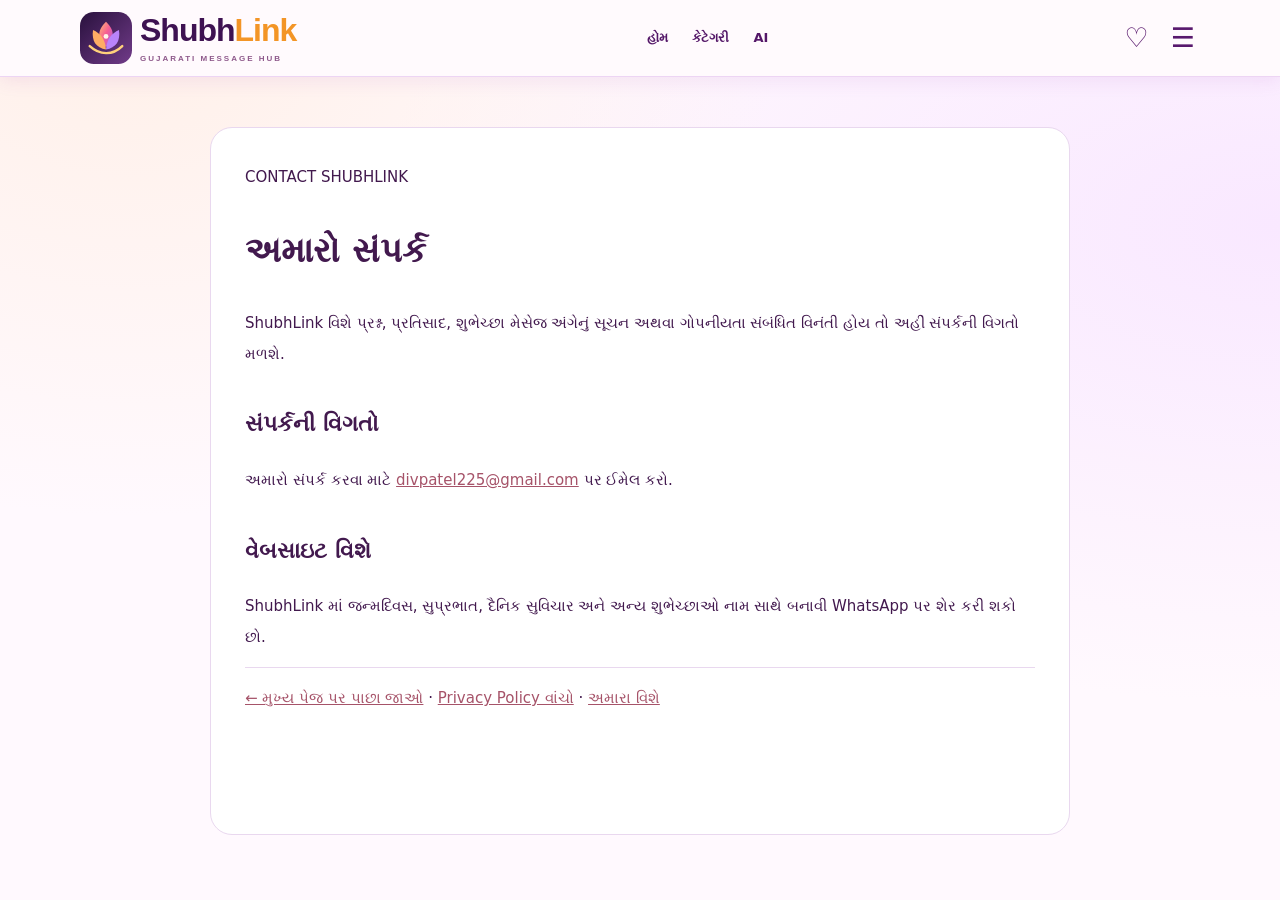
<file: contact.html>
<!doctype html>
<html lang="gu"><head>
<meta charset="utf-8"><meta name="viewport" content="width=device-width,initial-scale=1">
<meta name="theme-color" content="#faf8f5">
<meta name="description" content="ShubhLink સંપર્ક અને સૂચનો વિશેની માહિતી.">
<link rel="icon" href="icon.svg" type="image/svg+xml">
<link rel="stylesheet" href="site.css">
<title>સંપર્ક | ShubhLink</title>
<script async src="https://pagead2.googlesyndication.com/pagead/js/adsbygoogle.js?client=ca-pub-5145666671514627" crossorigin="anonymous"></script>
<link rel="stylesheet" href="unified.css?v=16"></head><body>
<header class="sitehead"><div class="shell headwrap"><a class="brand" href="index.html"><img class="reference-logo" src="icon.svg" alt=""><span class="reference-brand-copy"><span>Shubh<b>Link</b></span><span class="reference-subtitle">GUJARATI MESSAGE HUB</span></span></a><nav class="desktopnav"><a href="index.html">હોમ</a><a href="categories.html">કેટેગરી</a><a href="ai.html">AI</a></nav><div class="reference-head-actions"><button type="button" aria-label="મનપસંદ" onclick="location.href='favorites.html'">♡</button><button type="button" aria-label="મેનુ" id="legalMenuButton">☰</button></div></div><div class="shubh-menu" id="shubhMenu" hidden><a href="index.html">હોમ</a><a href="categories.html">કેટેગરી</a><a href="favorites.html">મનપસંદ</a><a href="ai.html">AI</a><a href="about.html">અમારા વિશે</a><a href="contact.html">સંપર્ક</a><a href="privacy.html">Privacy Policy</a></div></header>
<main class="legal-wrap">
<span class="small-head">CONTACT SHUBHLINK</span>
<h1>અમારો સંપર્ક</h1>
<p>ShubhLink વિશે પ્રશ્ન, પ્રતિસાદ, શુભેચ્છા મેસેજ અંગેનું સૂચન અથવા ગોપનીયતા સંબંધિત વિનંતી હોય તો અહીં સંપર્કની વિગતો મળશે.</p>
<h2>સંપર્કની વિગતો</h2>
<p>અમારો સંપર્ક કરવા માટે <a href="mailto:divpatel225@gmail.com">divpatel225@gmail.com</a> પર ઈમેલ કરો.</p>
<h2>વેબસાઇટ વિશે</h2>
<p>ShubhLink માં જન્મદિવસ, સુપ્રભાત, દૈનિક સુવિચાર અને અન્ય શુભેચ્છાઓ નામ સાથે બનાવી WhatsApp પર શેર કરી શકો છો.</p>
<p class="legal-note"><a href="index.html">← મુખ્ય પેજ પર પાછા જાઓ</a> · <a href="privacy.html">Privacy Policy વાંચો</a> · <a href="about.html">અમારા વિશે</a></p>
</main><script>document.getElementById("legalMenuButton")?.addEventListener("click",()=>{const m=document.getElementById("shubhMenu");m.hidden=!m.hidden});</script></body></html>
</file>
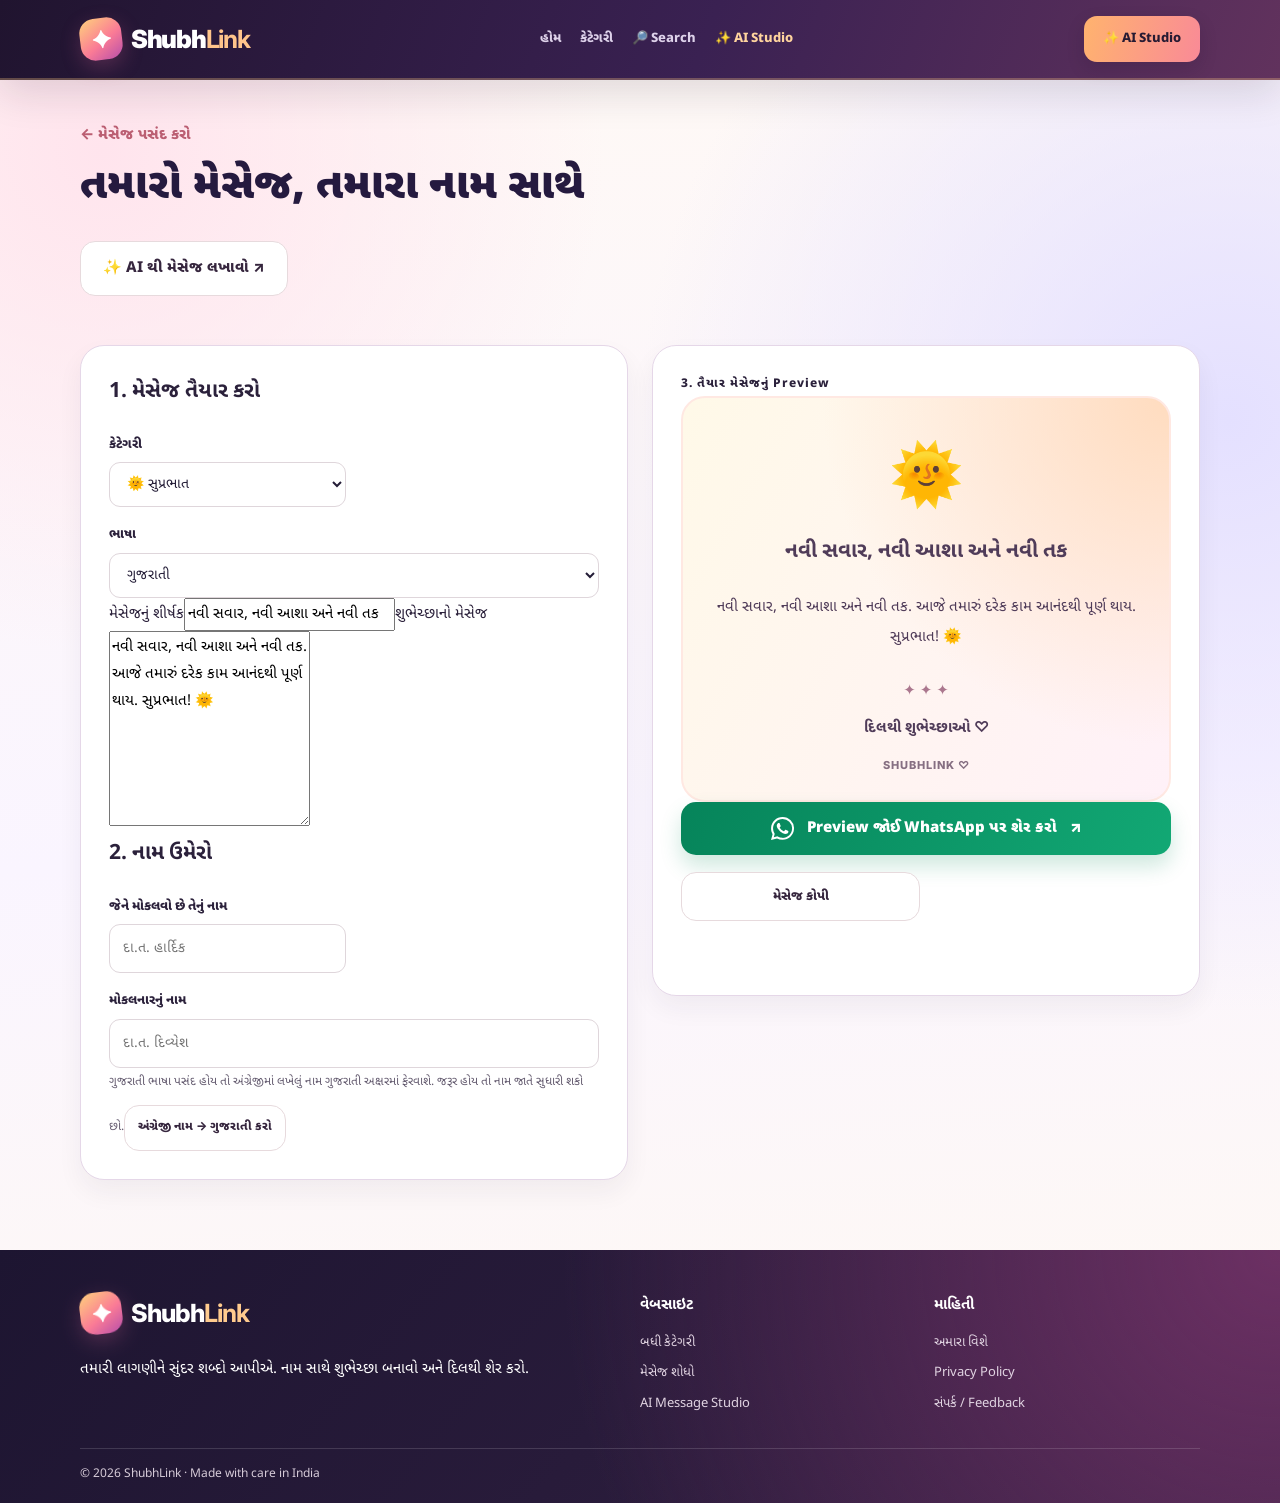
<file: create.html>
<!doctype html><html lang="gu"><head><meta charset="UTF-8"><meta name="viewport" content="width=device-width,initial-scale=1"><meta name="theme-color" content="#fffaf7"><meta name="description" content="તમારું નામ ઉમેરીને WhatsApp પર મેસેજ શેર કરો."><link rel="icon" href="icon.svg"><link rel="stylesheet" href="site.css"><link rel="stylesheet" href="share.css"><link rel="preconnect" href="https://fonts.googleapis.com"><link rel="preconnect" href="https://fonts.gstatic.com" crossorigin><link href="https://fonts.googleapis.com/css2?family=Noto+Sans+Gujarati:wght@400;500;600;700;800&family=Inter:wght@400;500;600;700;800;900&display=swap" rel="stylesheet"><script async src="https://pagead2.googlesyndication.com/pagead/js/adsbygoogle.js?client=ca-pub-5145666671514627" crossorigin="anonymous"></script><link rel="canonical" href="https://shubhlink.github.io/create.html"><meta name="robots" content="index,follow"><title>નામ સાથે WhatsApp શુભેચ્છા બનાવો | ShubhLink</title><link rel="stylesheet" href="aurora.css"></head><body><header class="sitehead"><div class="shell headwrap"><a class="brand" href="index.html"><span class="logomark">✦</span><span>Shubh<b>Link</b></span></a><nav class="desktopnav"><a  href="index.html">હોમ</a><a  href="categories.html">કેટેગરી</a><a href="search.html">🔎 Search</a><a class="on" href="ai.html">✨ AI Studio</a></nav><a class="topbutton" href="ai.html">✨ AI Studio</a></div></header><main>
<section class="smallhero shell"><a class="backlink" id="createBack" href="wishes.html">← મેસેજ પસંદ કરો</a><h1>તમારો મેસેજ, તમારા નામ સાથે</h1><a class="btn outline" href="ai.html" style="margin-top:10px">✨ AI થી મેસેજ લખાવો ↗</a></section><section class="shell section compact"><div class="editorgrid"><div class="editorpanel"><h2>1. મેસેજ તૈયાર કરો</h2><div class="fields"><label>કેટેગરી<select id="editCat"></select></label><label>ભાષા<select id="editLang"><option value="gu">ગુજરાતી</option><option value="hi">हिन्दी</option><option value="en">English</option></select></label></div><label>મેસેજનું શીર્ષક<input type="text" id="editTitle" maxlength="100" placeholder="મેસેજનું નામ" /></label><label>શુભેચ્છાનો મેસેજ<textarea id="editMsg" rows="7" maxlength="500" placeholder="તમારો સુંદર મેસેજ અહીં લખો..."></textarea></label><h2>2. નામ ઉમેરો</h2><div class="fields"><label>જેને મોકલવો છે તેનું નામ<input type="text" id="editTo" maxlength="50" placeholder="દા.ત. હાર્દિક"></label><label>મોકલનારનું નામ<input type="text" id="editFrom" maxlength="50" placeholder="દા.ત. દિવ્યેશ"></label></div><div class="name-help"><small class="hint">ગુજરાતી ભાષા પસંદ હોય તો અંગ્રેજીમાં લખેલું નામ ગુજરાતી અક્ષરમાં ફેરવાશે. જરૂર હોય તો નામ જાતે સુધારી શકો છો.</small><button class="btn outline" id="convertToGujarati" type="button" style="margin-top:10px;padding:8px 13px;font-size:12px">અંગ્રેજી નામ → ગુજરાતી કરો</button><button id="convertFromGujarati" type="button" hidden aria-hidden="true">Convert sender name</button></div></div><div class="previewpanel"><div class="previewlabel">3. તૈયાર મેસેજનું Preview</div><div class="previewwish"><div class="previewemoji" id="previewEmoji">💌</div><h2 id="previewTitle">શુભેચ્છા</h2><p id="previewTo"></p><p id="previewMsg"></p><div class="previewdivider">✦ ✦ ✦</div><strong id="previewFrom">દિલથી શુભેચ્છાઓ</strong><div class="previewbrand">SHUBHLINK ♡</div></div><button class="btn whatsapp" id="waShare" type="button" aria-label="WhatsApp પર મેસેજ શેર કરો"><svg class="wa-icon" aria-hidden="true" viewBox="0 0 24 24" width="22" height="22" fill="currentColor"><path d="M20.52 3.48A11.87 11.87 0 0 0 12.05 0C5.46 0 .08 5.35.07 11.95c0 2.1.55 4.14 1.59 5.94L0 24l6.28-1.65a12 12 0 0 0 5.76 1.47h.01c6.59 0 11.96-5.36 11.97-11.95a11.86 11.86 0 0 0-3.5-8.39Zm-8.47 18.3a9.9 9.9 0 0 1-5.04-1.38l-.36-.22-3.73.98.99-3.63-.24-.37a9.88 9.88 0 0 1-1.52-5.21c0-5.47 4.45-9.92 9.92-9.92a9.86 9.86 0 0 1 7.01 2.92 9.88 9.88 0 0 1 2.9 7.02c0 5.47-4.46 9.91-9.93 9.91Zm5.44-7.42c-.3-.15-1.76-.87-2.03-.97-.27-.1-.47-.15-.67.15-.2.3-.77.97-.94 1.17-.17.2-.35.23-.65.08-.3-.15-1.26-.46-2.4-1.47-.88-.78-1.47-1.74-1.64-2.04-.18-.3-.02-.46.13-.61.13-.13.3-.35.45-.53.15-.17.2-.3.3-.5.1-.2.05-.37-.03-.52-.07-.15-.67-1.62-.92-2.22-.24-.58-.48-.5-.67-.51h-.57c-.2 0-.52.07-.8.37-.27.3-1.04 1.02-1.04 2.49s1.07 2.88 1.22 3.08c.15.2 2.1 3.21 5.08 4.5.71.31 1.27.5 1.71.64.72.23 1.38.2 1.9.12.58-.08 1.76-.72 2.01-1.42.25-.7.25-1.3.17-1.42-.08-.12-.27-.2-.57-.35Z"/></svg><span>Preview જોઈ WhatsApp પર શેર કરો</span><span aria-hidden="true">↗</span></button><div class="actiongrid"><button class="btn outline" id="copyMsg">મેસેજ કોપી</button></div><p class="feedback" id="feedback" role="status"></p></div></div></section><script src="share.js?v=2"></script><script src="data.js"></script><script src="backend-config.js"></script><script src="calendar.js"></script><script src="name-tools.js"></script><script src="site.js"></script></main><footer class="sitefoot"><div class="shell footgrid"><div><a class="brand" href="index.html"><span class="logomark">✦</span><span>Shubh<b>Link</b></span></a><p>તમારી લાગણીને સુંદર શબ્દો આપીએ. નામ સાથે શુભેચ્છા બનાવો અને દિલથી શેર કરો.</p></div><div><h4>વેબસાઇટ</h4><a href="categories.html">બધી કેટેગરી</a><a href="search.html">મેસેજ શોધો</a><a href="ai.html">AI Message Studio</a></div><div><h4>માહિતી</h4><a href="about.html">અમારા વિશે</a><a href="privacy.html">Privacy Policy</a><a href="contact.html">સંપર્ક / Feedback</a></div></div><div class="shell copyright">© 2026 ShubhLink · Made with care in India</div></footer><nav class="mobilebottom"><a href="index.html"><span>⌂</span>હોમ</a><a href="categories.html"><span>▦</span>કેટેગરી</a><a href="search.html"><span>⌕</span>શોધો</a><a href="ai.html"><span>✦</span>AI</a></nav></body></html>
</file>
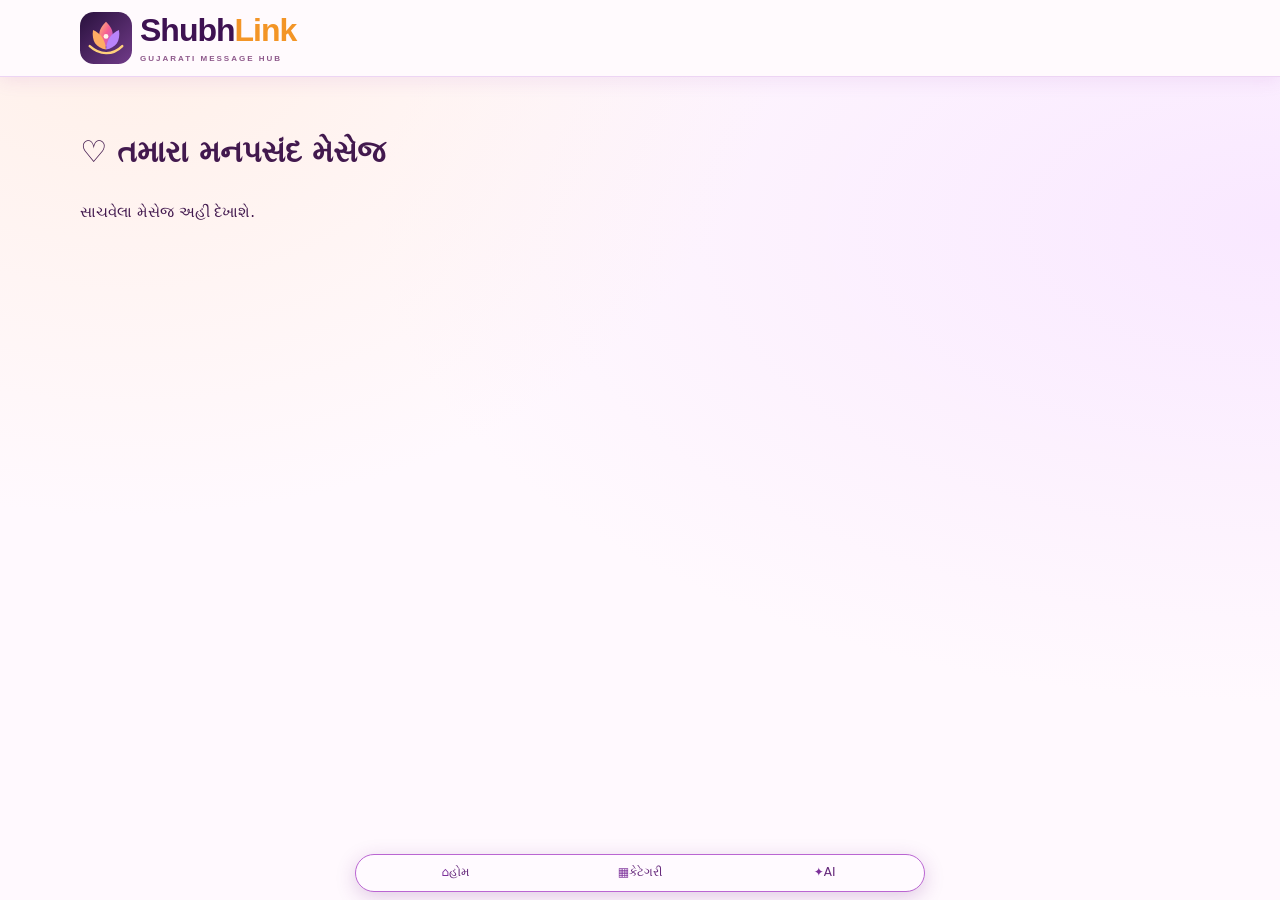
<file: favorites.html>
<!doctype html><html lang="gu"><head><meta charset="UTF-8"><meta name="viewport" content="width=device-width,initial-scale=1"><title>મનપસંદ મેસેજ | ShubhLink</title><link rel="stylesheet" href="site.css"><link rel="stylesheet" href="unified.css?v=15"><link rel="manifest" href="manifest.webmanifest"><meta name="mobile-web-app-capable" content="yes"><meta name="apple-mobile-web-app-capable" content="yes"></head><body><header class="sitehead"><div class="shell headwrap"><a class="brand" href="index.html"><img class="reference-logo" src="icon.svg" alt=""><span class="reference-brand-copy"><span>Shubh<b>Link</b></span><span class="reference-subtitle">GUJARATI MESSAGE HUB</span></span></a></div></header><main class="shell" style="padding:28px 0 120px"><h1>♡ તમારા મનપસંદ મેસેજ</h1><p id="empty">સાચવેલા મેસેજ અહીં દેખાશે.</p><div class="wishgrid" id="favoritesList"></div></main><nav class="mobilebottom"><a href="index.html"><span>⌂</span>હોમ</a><a href="categories.html"><span>▦</span>કેટેગરી</a><a href="ai.html"><span>✦</span>AI</a></nav><script src="share.js?v=2"></script><script>const key='shubh-favorites-v1';function render(){let a=[];try{a=JSON.parse(localStorage.getItem(key)||'[]')}catch{}document.getElementById('empty').hidden=a.length>0;const grid=document.getElementById('favoritesList');grid.replaceChildren();a.forEach(m=>{const card=document.createElement('article');card.className='wishitem';const h=document.createElement('h3');h.textContent=m.title;const p=document.createElement('p');p.textContent=m.body;const actions=document.createElement('div');actions.className='wish-actions';const send=document.createElement('button');send.textContent='WhatsApp પર શેર કરો';send.className='wish-whatsapp';send.onclick=()=>window.ShubhShare?.open({title:m.title,body:m.body,language:'gu',category:m.category});const remove=document.createElement('button');remove.textContent='♥ દૂર કરો';remove.onclick=()=>{localStorage.setItem(key,JSON.stringify(a.filter(x=>x.body!==m.body)));render()};actions.append(send,remove);card.append(h,p,actions);grid.append(card)})}render();</script><script src="pwa.js?v=1"></script></body></html>
</file>
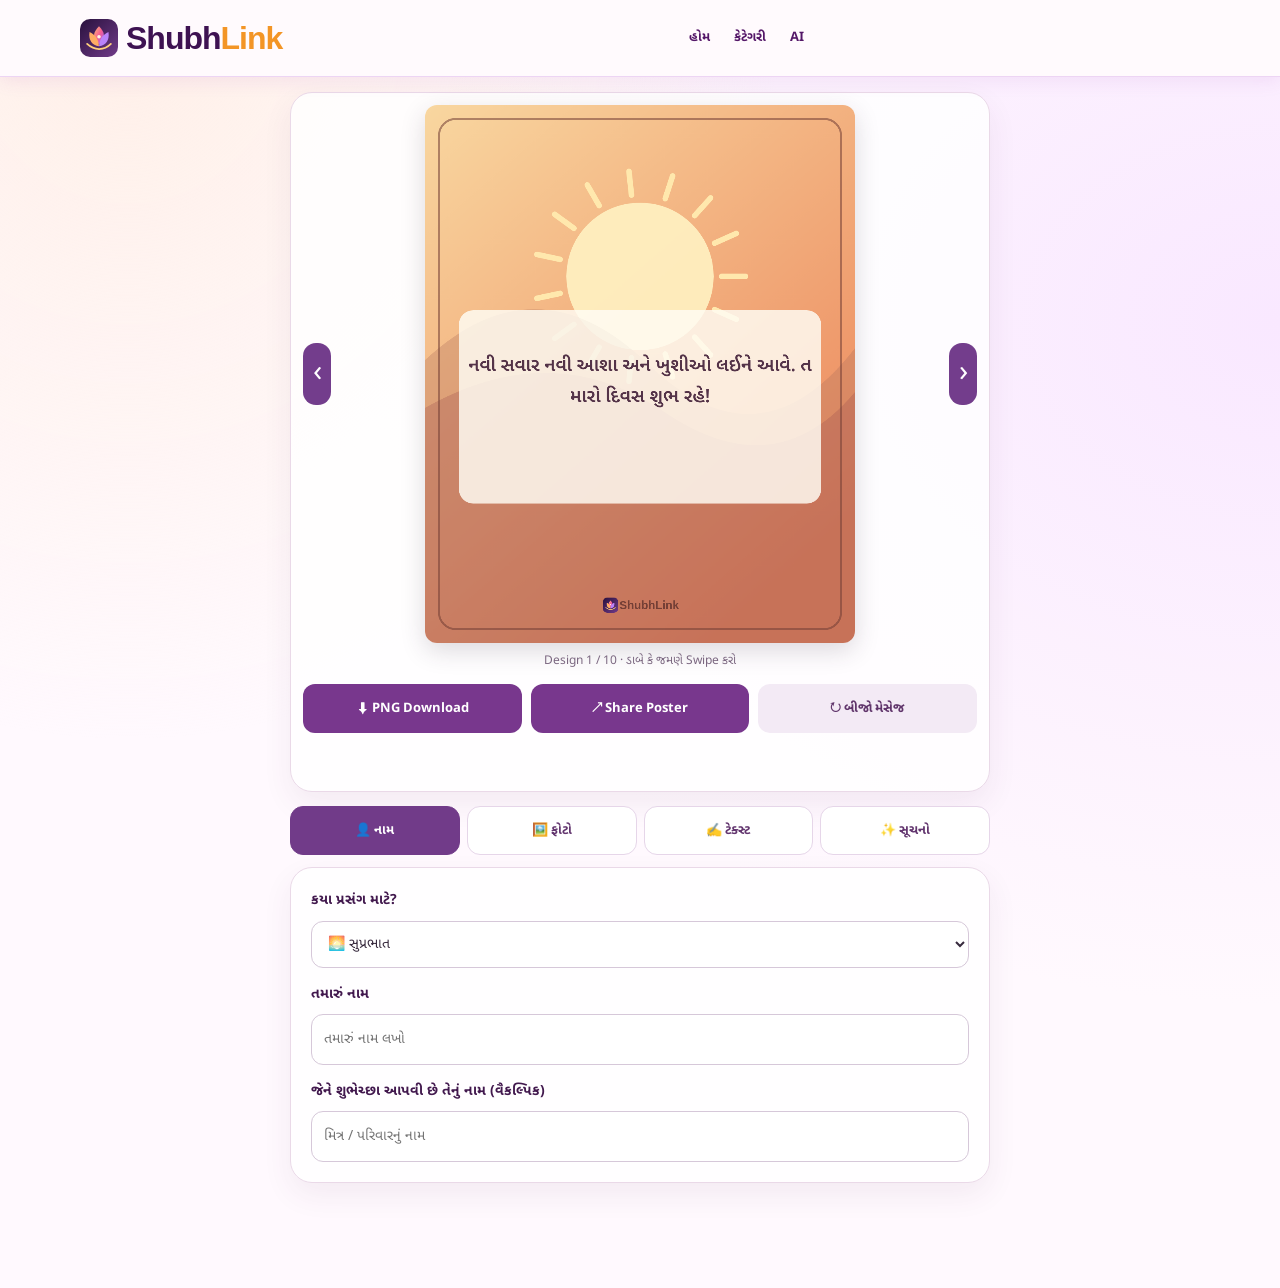
<file: poster-maker.html>
<!doctype html><html lang="gu"><head><meta charset="UTF-8"><meta name="viewport" content="width=device-width,initial-scale=1"><meta name="theme-color" content="#fff9f2"><title>My Wishes Poster Maker | ShubhLink</title><meta name="description" content="તમારા નામ અને ફોટા સાથે શુભેચ્છા પોસ્ટર બનાવો, ડાઉનલોડ કરો અને શેર કરો."><link rel="icon" href="icon.svg"><link rel="manifest" href="manifest.webmanifest"><link rel="stylesheet" href="site.css"><link rel="stylesheet" href="unified.css?v=15"><link rel="stylesheet" href="poster-maker.css?v=3"><link href="https://fonts.googleapis.com/css2?family=Noto+Sans+Gujarati:wght@400;500;600;700;800&display=swap" rel="stylesheet"></head><body><header class="sitehead"><div class="shell headwrap"><a class="brand" href="index.html"><img src="icon.svg" alt="" width="38" height="38"><span>Shubh<b>Link</b></span></a><nav class="desktopnav"><a href="index.html">હોમ</a><a href="categories.html">કેટેગરી</a><a href="ai.html">AI</a></nav></div></header><main class="poster-main shell"><div class="poster-layout"><div class="poster-preview"><div class="swipe-stage"><button type="button" id="prevDesign" aria-label="પાછલી ડિઝાઇન">‹</button><canvas id="posterCanvas" width="1080" height="1350" aria-label="તમારું શુભેચ્છા પોસ્ટર"></canvas><button type="button" id="nextDesign" aria-label="આગળની ડિઝાઇન">›</button></div><p id="designCounter" class="design-counter">Design 1 / 10 · ડાબે કે જમણે Swipe કરો</p><div class="poster-actions"><button type="button" id="downloadPoster">⬇ PNG Download</button><button type="button" id="sharePoster">↗ Share Poster</button><button type="button" id="newPoster" class="secondary">↻ બીજો મેસેજ</button></div><p id="posterStatus" role="status" aria-live="polite"></p></div><div class="poster-editor"><div class="poster-tools" role="tablist" aria-label="Poster edit tools"><button type="button" class="active" data-panel="name" role="tab" aria-selected="true">👤 નામ</button><button type="button" data-panel="photo" role="tab" aria-selected="false">🖼️ ફોટો</button><button type="button" data-panel="text" role="tab" aria-selected="false">✍️ ટેક્સ્ટ</button><button type="button" data-panel="suggest" role="tab" aria-selected="false">✨ સૂચનો</button></div><form class="poster-controls" id="posterForm"><label>કયા પ્રસંગ માટે?<select id="occasion"><option value="morning">🌅 સુપ્રભાત</option><option value="birthday">🎂 જન્મદિવસ</option><option value="night">🌙 શુભરાત્રિ</option><option value="thought">🌷 સુવિચાર</option><option value="festival">🪔 તહેવાર</option></select></label><div class="editor-panel active" data-editor="name"><label>તમારું નામ<input id="sender" maxlength="45" placeholder="તમારું નામ લખો"></label><label>જેને શુભેચ્છા આપવી છે તેનું નામ (વૈકલ્પિક)<input id="recipient" maxlength="45" placeholder="મિત્ર / પરિવારનું નામ"></label></div><div class="editor-panel" data-editor="text"><label>તમારો મેસેજ<textarea id="wishText" rows="3" maxlength="250"></textarea></label></div><div class="editor-panel" data-editor="photo"><label>તમારો ફોટો (વૈકલ્પિક)<input id="photo" type="file" accept="image/*"></label><button type="button" id="removePhoto" class="secondary">ફોટો દૂર કરો</button><p class="privacy-note">ફોટો તમારા મોબાઇલમાં જ Process થાય છે; Server પર Upload થતો નથી.</p></div><div class="editor-panel" data-editor="suggest"><label>કોના માટે મેસેજ છે?<select id="relation"><option value="all">બધા માટે</option><option value="mother">મમ્મી</option><option value="father">પપ્પા</option><option value="friend">મિત્ર</option><option value="partner">જીવનસાથી</option><option value="family">પરિવાર</option></select></label><label>મેસેજનો પ્રકાર<select id="tone"><option value="warm">પ્રેમાળ</option><option value="blessing">આશીર્વાદ</option><option value="short">ટૂંકો અને સુંદર</option></select></label><button type="button" id="suggestMessage">✨ મેસેજ સૂચવો</button><p class="privacy-note">પસંદગી પ્રમાણે તૈયાર મેસેજ સૂચવાશે. તમે પોતે પણ બદલી શકો છો.</p></div></form></div></div></main><script src="poster-art.js?v=1"></script><script src="poster-photos.js?v=2"></script><script src="poster-maker.js?v=10"></script><script src="pwa.js?v=2"></script></body></html>
</file>
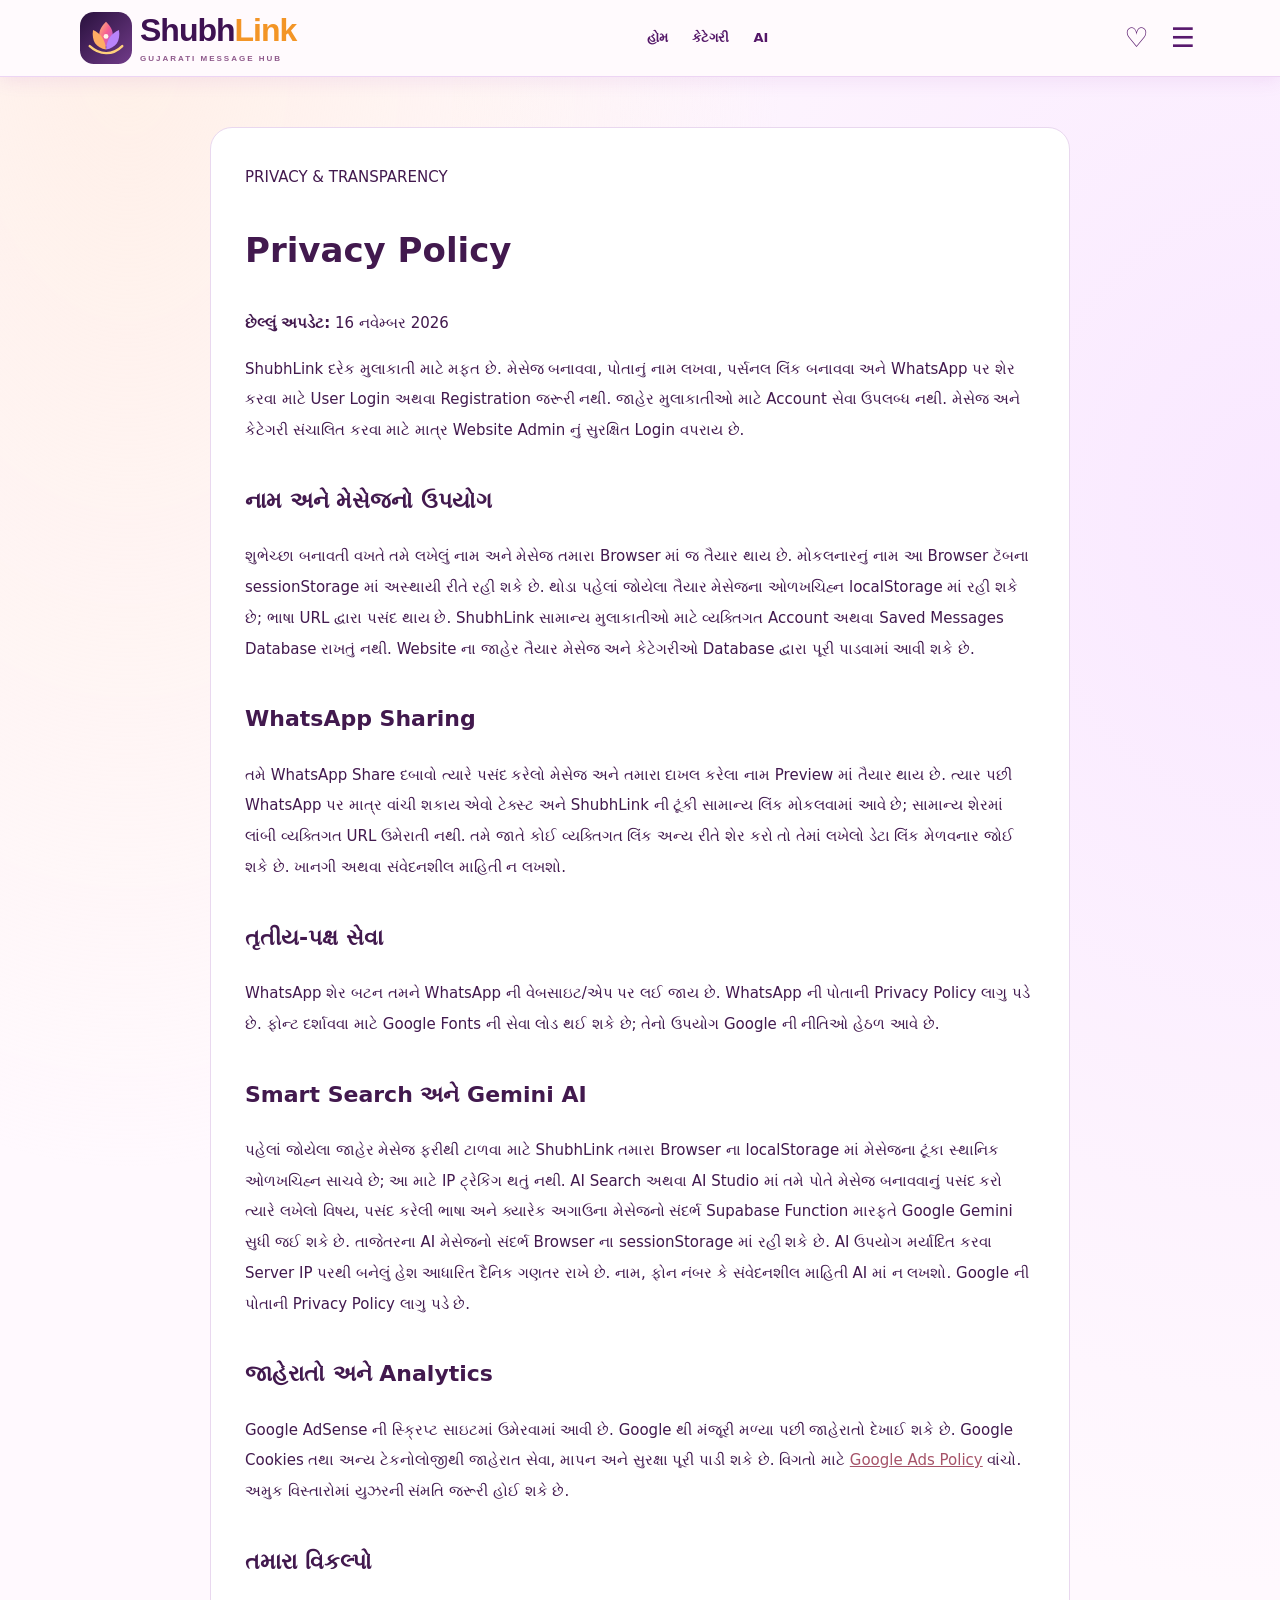
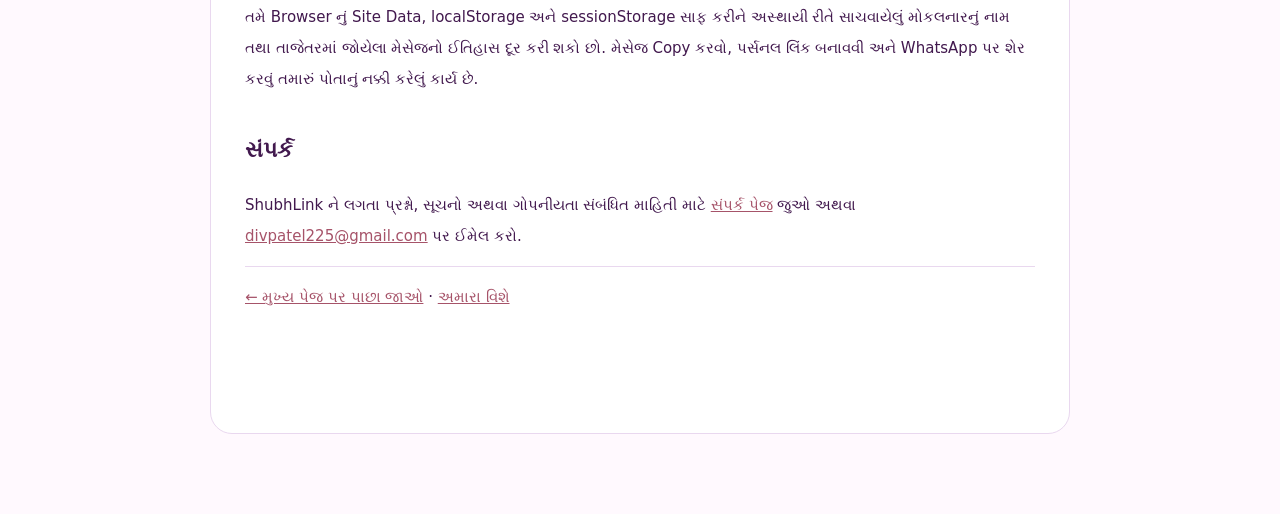
<file: privacy.html>
<!doctype html><html lang="gu"><head><meta charset="utf-8"><meta name="viewport" content="width=device-width,initial-scale=1"><meta name="theme-color" content="#faf8f5"><meta name="description" content="ShubhLink Privacy Policy: નામ કેવી રીતે વપરાય છે, સ્થાનિક સ્ટોરેજ અને WhatsApp શેરિંગ વિશે જાણો."><link rel="icon" href="icon.svg" type="image/svg+xml"><link rel="stylesheet" href="site.css"><title>Privacy Policy | ShubhLink</title><script async src="https://pagead2.googlesyndication.com/pagead/js/adsbygoogle.js?client=ca-pub-5145666671514627" crossorigin="anonymous"></script><link rel="stylesheet" href="unified.css?v=16"></head><body><header class="sitehead"><div class="shell headwrap"><a class="brand" href="index.html"><img class="reference-logo" src="icon.svg" alt=""><span class="reference-brand-copy"><span>Shubh<b>Link</b></span><span class="reference-subtitle">GUJARATI MESSAGE HUB</span></span></a><nav class="desktopnav"><a href="index.html">હોમ</a><a href="categories.html">કેટેગરી</a><a href="ai.html">AI</a></nav><div class="reference-head-actions"><button type="button" aria-label="મનપસંદ" onclick="location.href='favorites.html'">♡</button><button type="button" aria-label="મેનુ" id="legalMenuButton">☰</button></div></div><div class="shubh-menu" id="shubhMenu" hidden><a href="index.html">હોમ</a><a href="categories.html">કેટેગરી</a><a href="favorites.html">મનપસંદ</a><a href="ai.html">AI</a><a href="about.html">અમારા વિશે</a><a href="contact.html">સંપર્ક</a><a href="privacy.html">Privacy Policy</a></div></header><main class="legal-wrap"><span class="small-head">PRIVACY & TRANSPARENCY</span><h1>Privacy Policy</h1><p><strong>છેલ્લું અપડેટ:</strong> 16 નવેમ્બર 2026</p><p>ShubhLink દરેક મુલાકાતી માટે મફત છે. મેસેજ બનાવવા, પોતાનું નામ લખવા, પર્સનલ લિંક બનાવવા અને WhatsApp પર શેર કરવા માટે User Login અથવા Registration જરૂરી નથી. જાહેર મુલાકાતીઓ માટે Account સેવા ઉપલબ્ધ નથી. મેસેજ અને કેટેગરી સંચાલિત કરવા માટે માત્ર Website Admin નું સુરક્ષિત Login વપરાય છે.</p><h2>નામ અને મેસેજનો ઉપયોગ</h2><p>શુભેચ્છા બનાવતી વખતે તમે લખેલું નામ અને મેસેજ તમારા Browser માં જ તૈયાર થાય છે. મોકલનારનું નામ આ Browser ટૅબના sessionStorage માં અસ્થાયી રીતે રહી શકે છે. થોડા પહેલાં જોયેલા તૈયાર મેસેજના ઓળખચિહ્ન localStorage માં રહી શકે છે; ભાષા URL દ્વારા પસંદ થાય છે. ShubhLink સામાન્ય મુલાકાતીઓ માટે વ્યક્તિગત Account અથવા Saved Messages Database રાખતું નથી. Website ના જાહેર તૈયાર મેસેજ અને કેટેગરીઓ Database દ્વારા પૂરી પાડવામાં આવી શકે છે.</p><h2>WhatsApp Sharing</h2><p>તમે WhatsApp Share દબાવો ત્યારે પસંદ કરેલો મેસેજ અને તમારા દાખલ કરેલા નામ Preview માં તૈયાર થાય છે. ત્યાર પછી WhatsApp પર માત્ર વાંચી શકાય એવો ટેક્સ્ટ અને ShubhLink ની ટૂંકી સામાન્ય લિંક મોકલવામાં આવે છે; સામાન્ય શેરમાં લાંબી વ્યક્તિગત URL ઉમેરાતી નથી. તમે જાતે કોઈ વ્યક્તિગત લિંક અન્ય રીતે શેર કરો તો તેમાં લખેલો ડેટા લિંક મેળવનાર જોઈ શકે છે. ખાનગી અથવા સંવેદનશીલ માહિતી ન લખશો.</p><h2>તૃતીય-પક્ષ સેવા</h2><p>WhatsApp શેર બટન તમને WhatsApp ની વેબસાઇટ/એપ પર લઈ જાય છે. WhatsApp ની પોતાની Privacy Policy લાગુ પડે છે. ફોન્ટ દર્શાવવા માટે Google Fonts ની સેવા લોડ થઈ શકે છે; તેનો ઉપયોગ Google ની નીતિઓ હેઠળ આવે છે.</p><h2>Smart Search અને Gemini AI</h2><p>પહેલાં જોયેલા જાહેર મેસેજ ફરીથી ટાળવા માટે ShubhLink તમારા Browser ના localStorage માં મેસેજના ટૂંકા સ્થાનિક ઓળખચિહ્ન સાચવે છે; આ માટે IP ટ્રેકિંગ થતું નથી. AI Search અથવા AI Studio માં તમે પોતે મેસેજ બનાવવાનું પસંદ કરો ત્યારે લખેલો વિષય, પસંદ કરેલી ભાષા અને ક્યારેક અગાઉના મેસેજનો સંદર્ભ Supabase Function મારફતે Google Gemini સુધી જઈ શકે છે. તાજેતરના AI મેસેજનો સંદર્ભ Browser ના sessionStorage માં રહી શકે છે. AI ઉપયોગ મર્યાદિત કરવા Server IP પરથી બનેલું હેશ આધારિત દૈનિક ગણતર રાખે છે. નામ, ફોન નંબર કે સંવેદનશીલ માહિતી AI માં ન લખશો. Google ની પોતાની Privacy Policy લાગુ પડે છે.</p><h2>જાહેરાતો અને Analytics</h2><p>Google AdSense ની સ્ક્રિપ્ટ સાઇટમાં ઉમેરવામાં આવી છે. Google થી મંજૂરી મળ્યા પછી જાહેરાતો દેખાઈ શકે છે. Google Cookies તથા અન્ય ટેકનોલોજીથી જાહેરાત સેવા, માપન અને સુરક્ષા પૂરી પાડી શકે છે. વિગતો માટે <a href="https://policies.google.com/technologies/ads">Google Ads Policy</a> વાંચો. અમુક વિસ્તારોમાં યુઝરની સંમતિ જરૂરી હોઈ શકે છે.</p><h2>તમારા વિકલ્પો</h2><p>તમે Browser નું Site Data, localStorage અને sessionStorage સાફ કરીને અસ્થાયી રીતે સાચવાયેલું મોકલનારનું નામ તથા તાજેતરમાં જોયેલા મેસેજનો ઈતિહાસ દૂર કરી શકો છો. મેસેજ Copy કરવો, પર્સનલ લિંક બનાવવી અને WhatsApp પર શેર કરવું તમારું પોતાનું નક્કી કરેલું કાર્ય છે.</p><h2>સંપર્ક</h2><p>ShubhLink ને લગતા પ્રશ્નો, સૂચનો અથવા ગોપનીયતા સંબંધિત માહિતી માટે <a href="contact.html">સંપર્ક પેજ</a> જુઓ અથવા <a href="mailto:divpatel225@gmail.com">divpatel225@gmail.com</a> પર ઈમેલ કરો.</p><p class="legal-note"><a href="index.html">← મુખ્ય પેજ પર પાછા જાઓ</a> · <a href="about.html">અમારા વિશે</a></p></main><script>document.getElementById("legalMenuButton")?.addEventListener("click",()=>{const m=document.getElementById("shubhMenu");m.hidden=!m.hidden});</script></body></html>
</file>
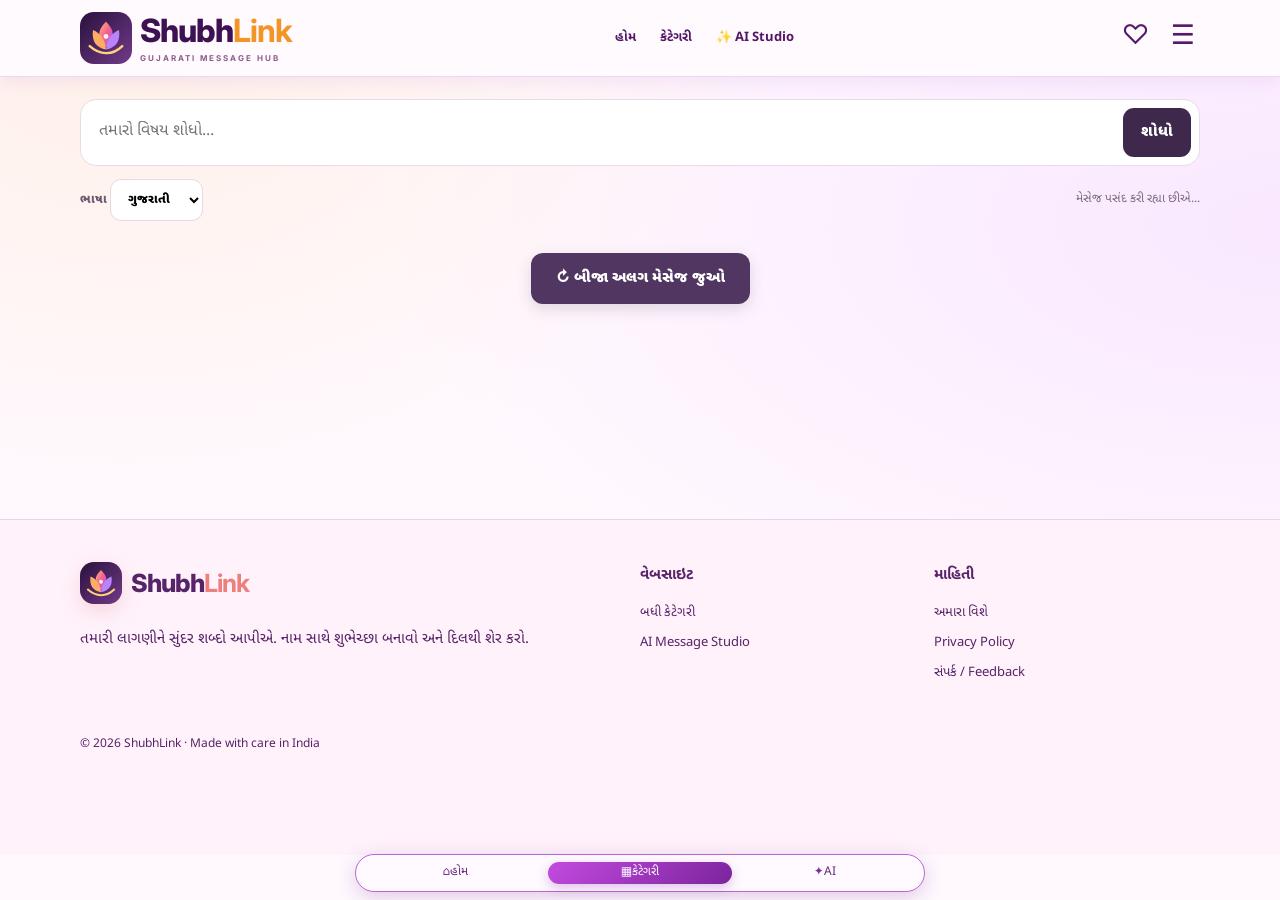
<file: search.html>
<!doctype html><html lang="gu"><head><meta charset="UTF-8"><meta name="viewport" content="width=device-width,initial-scale=1"><meta name="theme-color" content="#fffaff"><meta name="description" content="ShubhLink પર 1,300+ ગુજરાતી, હિન્દી અને અંગ્રેજી મેસેજ માટે સ્માર્ટ શોધ. જન્મદિવસ, સુપ્રભાત, તહેવારો અને WhatsApp શુભેચ્છાઓ મફતમાં શોધો."><link rel="icon" href="icon.svg"><link rel="stylesheet" href="site.css"><link rel="stylesheet" href="share.css?v=3"><link rel="stylesheet" href="smart.css?v=8"><link rel="preconnect" href="https://fonts.googleapis.com"><link rel="preconnect" href="https://fonts.gstatic.com" crossorigin><link href="https://fonts.googleapis.com/css2?family=Noto+Sans+Gujarati:wght@400;500;600;700;800&family=Inter:wght@400;500;600;700;800;900&display=swap" rel="stylesheet"><script async src="https://pagead2.googlesyndication.com/pagead/js/adsbygoogle.js?client=ca-pub-5145666671514627" crossorigin="anonymous"></script><link rel="canonical" href="https://shubhlink.github.io/search.html"><meta name="robots" content="index,follow"><title>Smart Search for 1300+ Gujarati Wishes | ShubhLink</title><link rel="stylesheet" href="unified.css?v=18"></head><body><header class="sitehead"><div class="shell headwrap"><a class="brand" href="index.html"><img class="logomark" src="icon.svg" alt="" width="38" height="38"><span>Shubh<b>Link</b></span></a><nav class="desktopnav"><a  href="index.html">હોમ</a><a  href="categories.html">કેટેગરી</a><a href="ai.html">✨ AI Studio</a></nav><a class="topbutton" href="ai.html">✨ AI Studio</a></div></header><main><div class="search-shell slim-search">

<section aria-label="શુભેચ્છા શોધો">
<form id="smartSearchForm" class="searchbar-pro" role="search"><input id="smartSearchInput" type="search" placeholder="તમારો વિષય શોધો..." maxlength="100" autocomplete="off" aria-label="કયો મેસેજ જોઈએ?"><button type="submit">શોધો</button></form>
<div class="search-controls"><label>ભાષા <select id="smartSearchLang"><option value="gu">ગુજરાતી</option><option value="hi">हिन्दी</option><option value="en">English</option></select></label><span id="smartSearchCount" class="search-meta" role="status">મેસેજ પસંદ કરી રહ્યા છીએ...</span></div>

<div id="smartSearchResults" class="search-results"></div><button id="smartLoadMore" type="button" class="search-more" hidden>↻ બીજા અલગ મેસેજ જુઓ</button>
</section>
</div><script src="name-tools.js"></script><script src="share.js?v=3"></script><script src="data.js"></script><script src="daily-loader.js?v=2"></script><script src="backend-config.js"></script><script src="calendar.js"></script><script src="fresh.js"></script><script src="site.js"></script><script src="world-festivals.js?v=1"></script><script src="search-topics.js?v=4"></script><script src="search-app.js?v=8"></script>
</main><footer class="sitefoot"><div class="shell footgrid"><div><a class="brand" href="index.html"><img class="logomark" src="icon.svg" alt="" width="38" height="38"><span>Shubh<b>Link</b></span></a><p>તમારી લાગણીને સુંદર શબ્દો આપીએ. નામ સાથે શુભેચ્છા બનાવો અને દિલથી શેર કરો.</p></div><div><h4>વેબસાઇટ</h4><a href="categories.html">બધી કેટેગરી</a><a href="ai.html">AI Message Studio</a></div><div><h4>માહિતી</h4><a href="about.html">અમારા વિશે</a><a href="privacy.html">Privacy Policy</a><a href="contact.html">સંપર્ક / Feedback</a></div></div><div class="shell copyright">© 2026 ShubhLink · Made with care in India</div></footer><nav class="mobilebottom" aria-label="મુખ્ય મેનુ"><a href="index.html"><span>⌂</span>હોમ</a><a href="categories.html"><span>▦</span>કેટેગરી</a><a href="ai.html"><span>✦</span>AI</a></nav><script src="reference-home.js?v=20"></script></body></html>
</file>
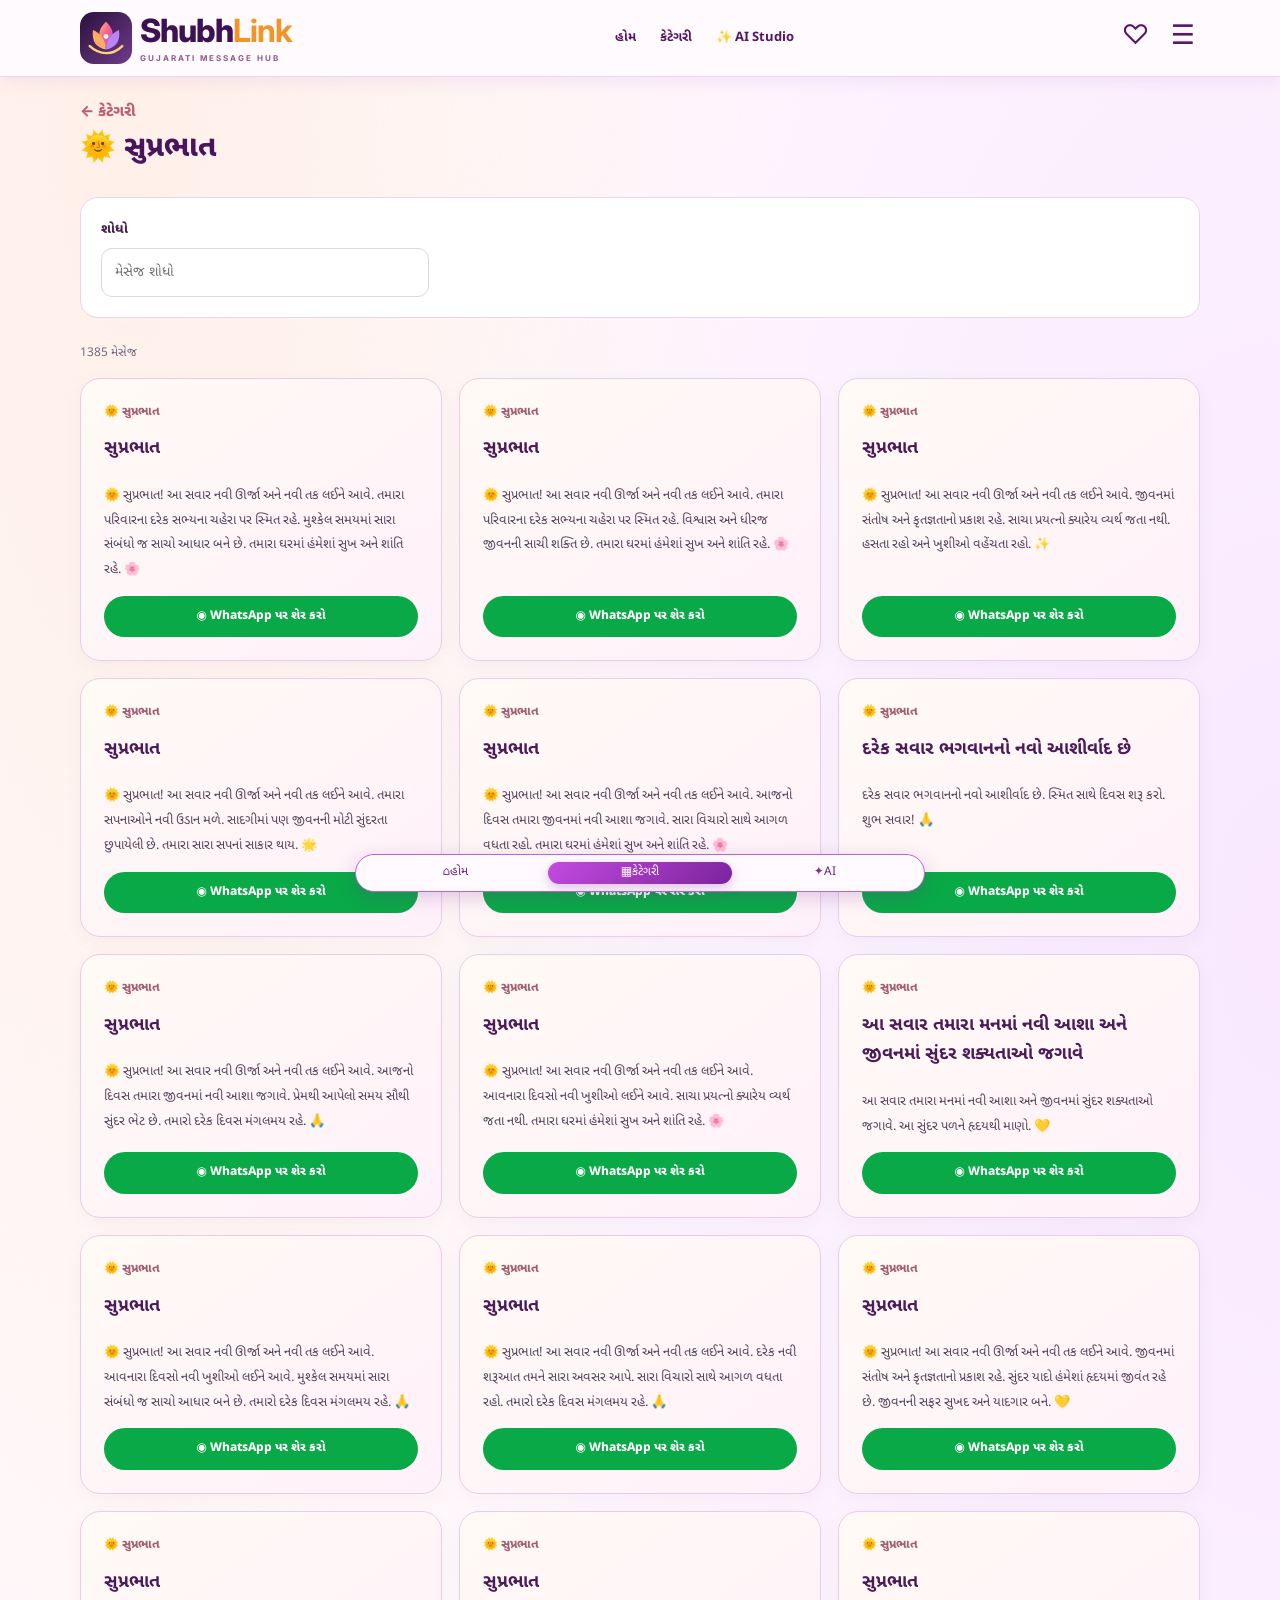
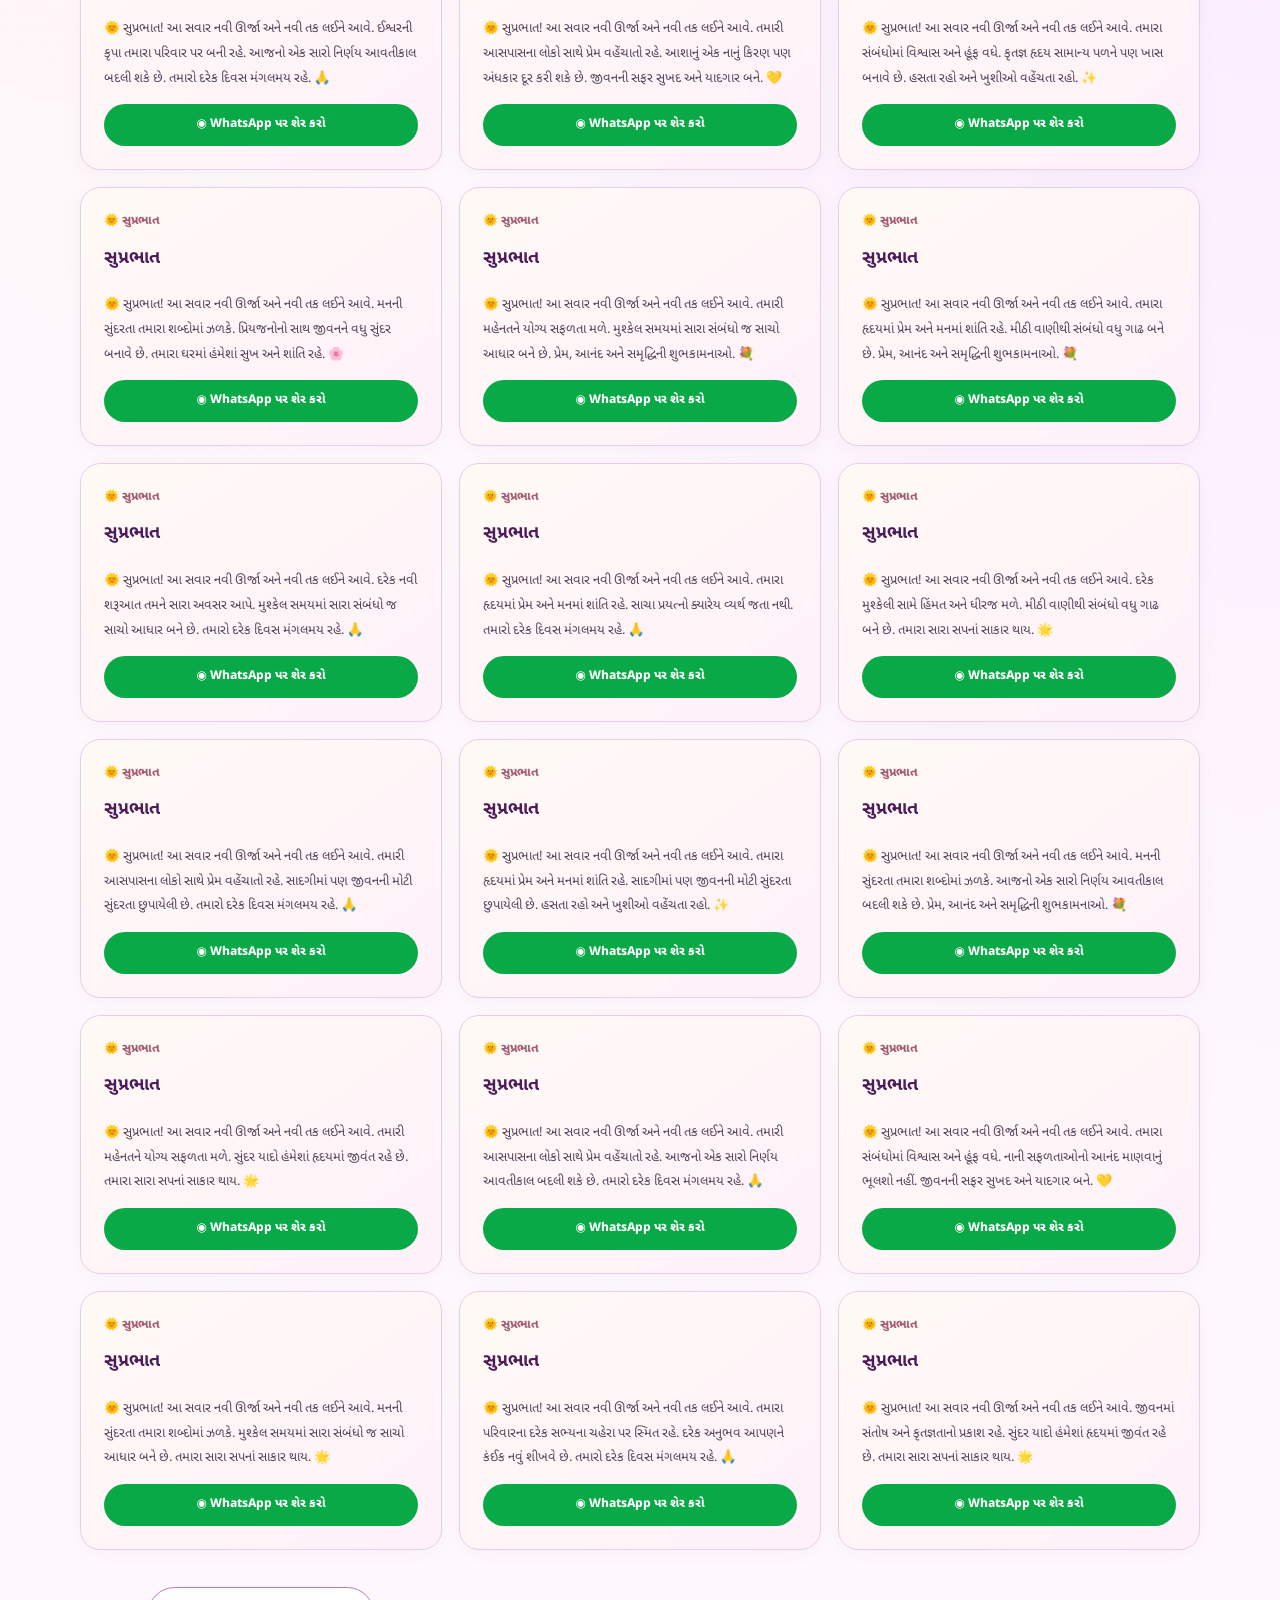
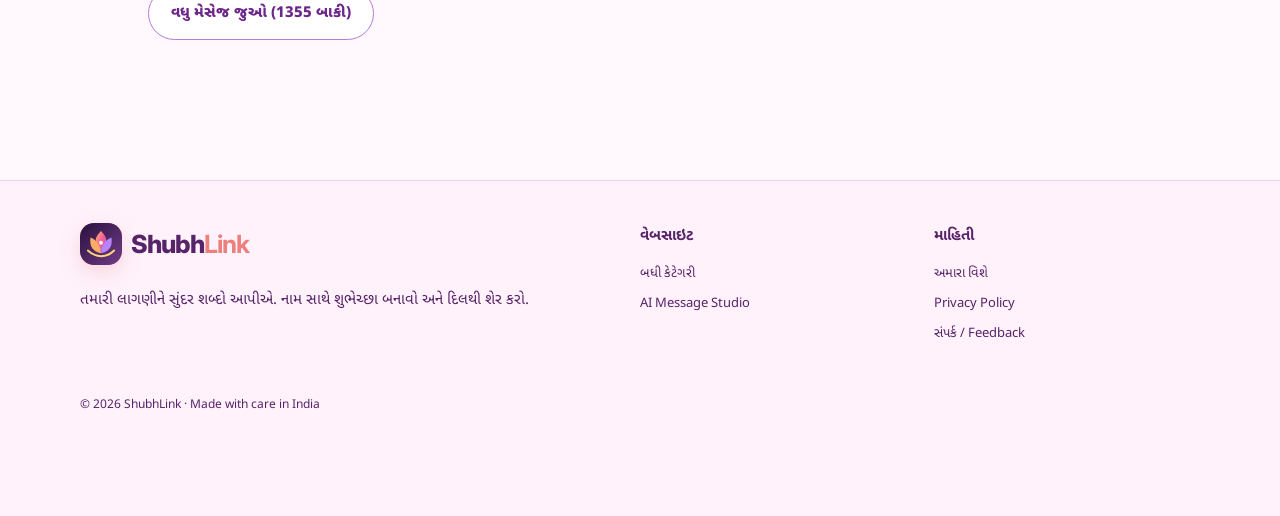
<file: wishes.html>
<!doctype html><html lang="gu"><head><meta charset="UTF-8"><meta name="viewport" content="width=device-width,initial-scale=1"><meta name="theme-color" content="#fffaff"><meta name="description" content="વિવિધ વિષયના ગુજરાતી હિન્દી અને અંગ્રેજી તૈયાર મેસેજ પસંદ કરો."><link rel="icon" href="icon.svg"><link rel="stylesheet" href="site.css"><link rel="stylesheet" href="share.css?v=3"><link rel="stylesheet" href="smart.css"><link rel="preconnect" href="https://fonts.googleapis.com"><link rel="preconnect" href="https://fonts.gstatic.com" crossorigin><link href="https://fonts.googleapis.com/css2?family=Noto+Sans+Gujarati:wght@400;500;600;700;800&family=Inter:wght@400;500;600;700;800;900&display=swap" rel="stylesheet"><script async src="https://pagead2.googlesyndication.com/pagead/js/adsbygoogle.js?client=ca-pub-5145666671514627" crossorigin="anonymous"></script><link rel="canonical" href="https://shubhlink.github.io/wishes.html"><meta name="robots" content="index,follow"><title>Gujarati WhatsApp Wishes & Suvichar Messages | ShubhLink</title><link rel="stylesheet" href="unified.css?v=17"><link rel="manifest" href="manifest.webmanifest"><meta name="mobile-web-app-capable" content="yes"><meta name="apple-mobile-web-app-capable" content="yes"></head><body><header class="sitehead"><div class="shell headwrap"><a class="brand" href="index.html"><img class="logomark" src="icon.svg" alt="" width="38" height="38"><span>Shubh<b>Link</b></span></a><nav class="desktopnav"><a  href="index.html">હોમ</a><a class="on" href="categories.html">કેટેગરી</a><a href="ai.html">✨ AI Studio</a></nav><a class="topbutton" href="ai.html">✨ AI Studio</a></div></header><main>
<section class="smallhero shell category-compact"><a class="backlink" href="categories.html">← કેટેગરી</a><h1 id="wishHeading" style="font-weight:800">મેસેજ</h1><p id="wishIntro" hidden></p></section>
<section class="shell section compact"><div class="filterbar"><select id="filterCat" hidden aria-label="કેટેગરી"></select><select id="filterLang" hidden aria-label="પસંદ કરેલી ભાષા"><option value="gu">ગુજરાતી</option><option value="hi">हिन्दी</option><option value="en">English</option></select><label class="searchlabel">શોધો <input id="filterSearch" type="search" placeholder="મેસેજ શોધો" /></label></div><div class="resultmeta" id="resultMeta"></div><div class="wishgrid" id="wishGrid"></div></section><script src="name-tools.js"></script><script src="share.js?v=3"></script><script src="data.js"></script><script src="daily-loader.js?v=2"></script><script src="backend-config.js"></script><script src="calendar.js"></script><script src="world-festivals.js"></script><script src="expanded-messages.js?v=2"></script><script src="category-page.js?v=7"></script></main><footer class="sitefoot"><div class="shell footgrid"><div><a class="brand" href="index.html"><img class="logomark" src="icon.svg" alt="" width="38" height="38"><span>Shubh<b>Link</b></span></a><p>તમારી લાગણીને સુંદર શબ્દો આપીએ. નામ સાથે શુભેચ્છા બનાવો અને દિલથી શેર કરો.</p></div><div><h4>વેબસાઇટ</h4><a href="categories.html">બધી કેટેગરી</a><a href="ai.html">AI Message Studio</a></div><div><h4>માહિતી</h4><a href="about.html">અમારા વિશે</a><a href="privacy.html">Privacy Policy</a><a href="contact.html">સંપર્ક / Feedback</a></div></div><div class="shell copyright">© 2026 ShubhLink · Made with care in India</div></footer><nav class="mobilebottom" aria-label="મુખ્ય મેનુ"><a href="index.html"><span>⌂</span>હોમ</a><a href="categories.html"><span>▦</span>કેટેગરી</a><a href="ai.html"><span>✦</span>AI</a></nav><script src="reference-home.js?v=20"></script><script src="pwa.js?v=1"></script></body></html>
</file>
<file: site.css>
:root{--ink:#282235;--muted:#70697a;--line:#eee5e6;--rose:#ff9b87;--purple:#322440;--bg:#fffaf8}
*{box-sizing:border-box}
html{scroll-behavior:smooth}
body{margin:0;background:var(--bg);color:var(--ink);font:15px/1.8 'Noto Sans Gujarati','Inter',system-ui,sans-serif}
a{color:inherit;text-decoration:none}button,input,textarea,select{font:inherit}button{cursor:pointer}
.shell{width:min(1120px,calc(100% - 40px));margin:0 auto}
.sitehead{background:#fff;position:sticky;top:0;z-index:20;border-bottom:1px solid var(--line);box-shadow:0 4px 20px #22132608}
.headwrap{display:flex;align-items:center;justify-content:space-between;min-height:78px;gap:24px}
.brand{display:inline-flex;align-items:center;gap:9px;font:800 25px 'Inter',sans-serif;letter-spacing:-1px}
.brand b{color:#ec807d}
.logomark{width:42px;height:42px;display:grid;place-items:center;border-radius:14px;background:linear-gradient(130deg,#ffb58b,#ee7689);color:white;font-size:24px;box-shadow:0 7px 20px #de8b8d44}
.desktopnav{display:flex;align-items:center;justify-content:center;gap:24px;flex:1}
.desktopnav a{font-size:13px;font-weight:700;color:#756b80}
.desktopnav a:hover,.desktopnav a.on{color:#dc6d73}
.topbutton{border-radius:13px;padding:11px 19px;background:#30253c;color:white;font-weight:800;font-size:13px}
.homehero{background:radial-gradient(ellipse at 83% 7%,#87538388,transparent 48%),linear-gradient(125deg,#33223f,#493150 70%,#34243e);color:white;padding:77px 0 90px}
.hero-grid{display:grid;grid-template-columns:1.15fr .85fr;gap:60px;align-items:center}
.eyebrow,.kicker{font:800 12px 'Inter',sans-serif;letter-spacing:1.4px;color:#e6a49c}
.homehero h1{font-size:clamp(34px,4.2vw,59px);line-height:1.48;margin:21px 0;font-weight:900;letter-spacing:-1px}
.homehero h1 em{color:#ffad94;font-style:normal}
.homehero p{max-width:610px;color:#f1e9f2;font-size:16px;line-height:2.15}
.heroactions{display:flex;gap:13px;flex-wrap:wrap;margin:28px 0}
.btn{display:inline-flex;align-items:center;justify-content:center;gap:13px;min-height:46px;border:1px solid transparent;border-radius:15px;padding:13px 22px;font-weight:800;text-align:center}
.btn.primary{background:linear-gradient(120deg,#ffc298,#ff8e87);color:#32233d}
.btn.outline{border-color:#e7dadd;background:#fff;color:#36263e}
.homehero .btn.outline{color:white;background:#ffffff16;border-color:#ffffff66}
.checkline{display:flex;gap:16px;flex-wrap:wrap;font-size:12px;color:#eadfea}
.herocard{background:linear-gradient(145deg,#fff9ed,#f8d4df);color:#4c3b59;border:8px solid #fff3e9;border-radius:28px;padding:32px 25px;max-width:380px;margin:auto;text-align:center;box-shadow:0 25px 70px #20132877;transform:rotate(-3deg)}
.herocard .sun{font-size:64px}.herocard h2{font-size:30px;margin:12px 0}.herocard p{color:#5b455f;font-size:15px;line-height:2}
.cardtop,.cardtag{font:800 11px 'Inter',sans-serif;letter-spacing:1.2px}
.cardtag{color:#ad7076}.floatdot{font-size:32px;color:#ffa79e}
.section{padding:65px 0}.section.compact{padding:24px 0 70px}
.sectionhead{display:flex;align-items:end;justify-content:space-between;gap:18px;margin-bottom:27px}
.sectionhead h2,.smallhero h1{font-size:clamp(24px,3vw,40px);line-height:1.6;margin:8px 0;font-weight:900}
.sectionhead p,.smallhero p{color:var(--muted);margin:0;line-height:2}
.seemore,.backlink{color:#bb5e72;font-weight:800}
.catgrid{display:grid;grid-template-columns:repeat(4,minmax(0,1fr));gap:16px}
.catbox{display:flex;flex-direction:column;position:relative;min-height:176px;padding:24px 19px;background:white;border:1px solid #f2e6e6;border-radius:21px;box-shadow:0 7px 23px #35203609;transition:transform .2s,box-shadow .2s}
.catbox:hover{transform:translateY(-4px);box-shadow:0 10px 27px #5d3b4c16}
.catbox .arrow{position:absolute;right:18px;top:16px;color:#a88a99}
.catemoji{font-size:35px;margin-bottom:13px}.catbox strong{font-size:18px}.catbox small{font-size:12px;color:var(--muted)}
.steps{display:grid;grid-template-columns:repeat(3,minmax(0,1fr));gap:18px}
.steps>div,.quoteCard,.wishitem{background:#fff;border:1px solid var(--line);border-radius:20px;padding:23px;box-shadow:0 5px 20px #32233a09}
.steps h3{font-size:18px;margin:10px 0 5px}.steps p{color:var(--muted);margin:0}
.quoteCard{background:#fff1ec;border-color:#ffe0d8;padding:35px;font-size:20px;line-height:2.1}
.lastcta{text-align:center;background:#362743;color:white;border-radius:26px;padding:46px;margin:30px auto 70px}
.lastcta h2{font-size:28px;margin:0 0 16px}
.smallhero{padding-top:42px;padding-bottom:25px}.smallhero .kicker{display:block;margin:12px 0 4px}.smallhero h1{margin:5px 0 10px}
.wishgrid{display:grid;grid-template-columns:repeat(3,minmax(0,1fr));gap:17px}
.wishitem{display:flex;flex-direction:column;min-height:245px}
.wishtag{font-size:12px;font-weight:800;color:#a35f74}
.wishitem h3{font-size:18px;line-height:1.65;margin:11px 0 7px}
.wishitem p{flex:1;color:#5e586a;font-size:13px;line-height:1.9}
.wishitem a{background:#352741;color:white;border-radius:12px;padding:11px 14px;text-align:center;font-size:13px;font-weight:800}
.filterbar{display:grid;grid-template-columns:1fr 1fr 1.2fr;gap:15px;background:white;border:1px solid var(--line);padding:20px;margin-bottom:25px;border-radius:18px}
.filterbar label,.fields label{display:flex;flex-direction:column;gap:6px;font-weight:800;font-size:13px}
.filterbar input,.filterbar select,.fields input,.fields select,.fields textarea{width:100%;background:#fff;border:1px solid #dfd6db;border-radius:11px;color:var(--ink);padding:11px 13px;outline-color:#bd7989;font-size:14px;font-weight:400}
.editorgrid{display:grid;grid-template-columns:1fr 1fr;align-items:start;gap:24px}
.editorpanel,.previewpanel{background:#fff;border:1px solid var(--line);border-radius:22px;padding:28px;box-shadow:0 8px 25px #35203609}
.editorpanel h2,.previewpanel h2{margin:0 0 21px;font-size:21px}
.fields{display:grid;grid-template-columns:1fr 1fr;gap:16px}
.fields label:has(textarea),.fields label:last-child{grid-column:1/-1}
.fields textarea{min-height:140px;resize:vertical}
.previewpanel{position:sticky;top:95px}
.previewwish{background:linear-gradient(145deg,#fff8e8,#f7d4e2);border-radius:22px;text-align:center;padding:28px 23px;color:#503c59;border:2px solid #ffe8e2}
.previewemoji{font-size:60px}.previewwish h3{font-size:23px;margin:9px 0}
.previewwish p{font-size:15px;line-height:2;white-space:pre-wrap;overflow-wrap:anywhere}
.previewdivider{padding:10px;color:#ab778e}
.previewlabel{font-size:12px;font-weight:800;letter-spacing:1px}
.previewbrand{font:800 11px 'Inter',sans-serif;letter-spacing:1px;margin-top:16px;color:#866f82}
.actiongrid{display:grid;grid-template-columns:1fr 1fr;gap:12px;margin-top:17px}
.actiongrid .btn{font-size:13px;padding:12px}
.actiongrid .whatsapp{grid-column:1/-1;background:#16a46a;color:#fff}
.feedback{color:#137c55;min-height:20px;font-size:13px}
.hint,.resultmeta{font-size:12px;color:var(--muted);margin:13px 0}
.sitefoot{background:#281f30;color:white;padding:42px 0 18px}
.footgrid{display:grid;grid-template-columns:2fr 1fr 1fr;gap:28px}
.footgrid>div{display:flex;flex-direction:column;align-items:start;gap:7px}
.footgrid h4{margin:0 0 5px}.footgrid a:not(.brand){color:#e1d4e2;font-size:13px}
.copyright{border-top:1px solid #ffffff24;margin-top:33px;padding-top:15px;font-size:12px;color:#d6cbd8}
.legal-wrap{width:min(860px,calc(100% - 36px));margin:50px auto 80px;background:#fff;border:1px solid var(--line);border-radius:22px;padding:34px;line-height:2.05}
.legal-wrap h1{font-size:34px}.legal-wrap h2{margin-top:32px;font-size:22px}.legal-wrap a{color:#a65369;text-decoration:underline}
.legal-note{padding-top:15px;border-top:1px solid var(--line)}
.empty{grid-column:1/-1;color:#7c717c;padding:20px}
.mobilebottom{display:none}
@media(max-width:900px){.hero-grid{grid-template-columns:1fr;gap:20px}.homehero{padding:54px 0}.herocard{max-width:330px}.desktopnav{gap:13px}.catgrid{grid-template-columns:repeat(2,minmax(0,1fr))}.wishgrid{grid-template-columns:repeat(2,minmax(0,1fr))}.editorgrid{grid-template-columns:1fr}.previewpanel{position:static}}
@media(max-width:620px){.shell{width:calc(100% - 30px)}.headwrap{min-height:70px}.brand{font-size:23px}.desktopnav,.topbutton{display:none}.mobilebottom{display:grid;position:fixed;bottom:0;left:0;right:0;grid-template-columns:repeat(5,1fr);background:white;border-top:1px solid var(--line);z-index:40;padding:6px 0 max(6px,env(safe-area-inset-bottom))}.mobilebottom a{text-align:center;font-size:11px;font-weight:800;color:#55485b}.mobilebottom a span{display:block;font-size:22px;line-height:1.4}.homehero{padding:38px 0 48px}.homehero h1{font-size:34px;line-height:1.5}.homehero p{font-size:14px}.heroactions{flex-direction:column;align-items:stretch}.section{padding:42px 0}.sectionhead{align-items:start;flex-direction:column}.catgrid,.wishgrid{grid-template-columns:repeat(2,minmax(0,1fr));gap:10px}.catbox{min-height:164px;padding:17px 13px}.catemoji{font-size:29px}.catbox strong{font-size:14px}.catbox small{font-size:11px}.steps{grid-template-columns:1fr}.wishitem{padding:15px}.wishitem h3{font-size:14px}.wishitem p{font-size:12px}.filterbar{grid-template-columns:1fr 1fr;gap:10px;padding:13px}.filterbar .searchlabel{grid-column:1/-1}.fields{grid-template-columns:1fr}.editorpanel,.previewpanel{padding:19px}.actiongrid{grid-template-columns:1fr 1fr}.sitefoot{padding-bottom:85px}.footgrid{grid-template-columns:1fr 1fr}.footgrid>div:first-child{grid-column:1/-1}.legal-wrap{padding:22px;margin:24px auto 100px}.smallhero{padding-top:29px}}
@media(max-width:370px){.catgrid,.wishgrid{grid-template-columns:1fr}.heroactions{gap:8px}}

/* ShubhLink professional experience: category identities, clear purpose and WhatsApp sharing */
.hero-purpose{display:flex;gap:8px;flex-wrap:wrap;margin:17px 0 8px}
.hero-purpose span{display:inline-flex;align-items:center;border:1px solid #ffffff50;border-radius:999px;background:#ffffff15;padding:5px 12px;color:#fff;font-size:12px;font-weight:800}
.homehero p strong{color:#fff}
.catbox{overflow:hidden;isolation:isolate;border:1px solid var(--cat-line,#eedee5);background:linear-gradient(145deg,var(--cat-bg,#fff6f2),#fff 92%);box-shadow:0 8px 22px #382c3710}
.catbox::before{content:'';position:absolute;right:-31px;bottom:-44px;width:116px;height:116px;border-radius:50%;background:var(--cat-accent,#f9c8c9);opacity:.32;z-index:-1}
.catbox .arrow{background:#ffffffb8;color:var(--cat-color,#a85870);padding:2px 10px;border-radius:999px}
.catbox .catemoji{display:grid;place-items:center;width:63px;height:63px;border-radius:20px;background:var(--cat-accent,#ffe2e0);font-size:34px;box-shadow:inset 0 0 0 1px #ffffff8e}
.catbox strong{font-size:19px;line-height:1.5}
.catbox small{font-size:12px;color:#594d61;margin-top:5px}
.catgo{display:block;margin-top:auto;padding-top:15px;font-size:12px;color:var(--cat-color,#a85870);font-weight:900}
.catbox:hover{transform:translateY(-5px);border-color:var(--cat-color,#e9a5a0);box-shadow:0 13px 35px #382c371b}
.cat-birthday{--cat-bg:#fff0f4;--cat-accent:#ffd0e0;--cat-color:#c54479;--cat-line:#f7cddd}
.cat-morning{--cat-bg:#fff8db;--cat-accent:#ffe8a5;--cat-color:#a36b13;--cat-line:#f2dfac}
.cat-suvichar{--cat-bg:#f3edff;--cat-accent:#e0d3ff;--cat-color:#7855b4;--cat-line:#dbccfa}
.cat-newthought{--cat-bg:#eafff8;--cat-accent:#bdf2e4;--cat-color:#267f67;--cat-line:#bfe7d9}
.cat-night{--cat-bg:#e9f0ff;--cat-accent:#c7d8ff;--cat-color:#395aaf;--cat-line:#cad8f5}
.cat-festival{--cat-bg:#fff0e3;--cat-accent:#ffd7b7;--cat-color:#b9632b;--cat-line:#f4d4bf}
.cat-friendship{--cat-bg:#fff6dd;--cat-accent:#ffe3a6;--cat-color:#ad7512;--cat-line:#f5dfae}
.cat-anniversary{--cat-bg:#fff0f9;--cat-accent:#f8cbeb;--cat-color:#ac3e8a;--cat-line:#f2c9e3}
.cat-congrats{--cat-bg:#e9fbf3;--cat-accent:#bdebd4;--cat-color:#248455;--cat-line:#bde4cf}
.cat-afternoon{--cat-bg:#edfbff;--cat-accent:#c6efff;--cat-color:#247a9d;--cat-line:#c5e7f2}
.wish-actions{display:flex;gap:9px;flex-wrap:wrap;margin-top:auto}
.wish-actions a{display:inline-flex;align-items:center;justify-content:center;gap:7px;flex:1;min-width:126px;border-radius:11px;padding:10px 8px;font-size:12px;font-weight:800;text-align:center;line-height:1.35}
.wish-actions .wish-edit{background:#392d44;color:white}
.wish-actions .wish-whatsapp{background:#087c4e;color:white}
.wa-icon{width:23px;height:23px;flex:none;vertical-align:middle}
.btn.whatsapp{display:flex;width:100%;background:#118450;color:#fff;font-weight:900;align-items:center;justify-content:center;border-color:#118450}
.btn.whatsapp:hover,.wish-whatsapp:hover{background:#08663e}
@media(max-width:620px){.homehero{padding-top:27px}.homehero h1{font-size:31px;line-height:1.42}.homehero p{font-size:14px;line-height:1.85}.hero-purpose{margin-top:4px}.catbox{min-height:196px}.catbox .catemoji{width:51px;height:51px;font-size:29px}.catbox strong{font-size:15px}.catgo{font-size:11px}.wish-actions a{min-width:100%;font-size:12px}}


@media(max-width:600px){.mobilebottom a{font-size:10px}.mobilebottom a span{font-size:20px}.desktopnav a{white-space:nowrap}}
</file>
<file: share.css>
/* Single premium share preview used site-wide */
html.sh-share-open,html.sh-share-open body{overflow:hidden}
.sh-share-backdrop[hidden]{display:none!important}
.sh-share-backdrop{position:fixed;z-index:9999;inset:0;background:#160d28b9;display:flex;align-items:end;justify-content:center;padding:14px;backdrop-filter:blur(9px);-webkit-backdrop-filter:blur(9px)}
.sh-share-dialog{width:min(490px,100%);max-height:min(91dvh,850px);overflow:auto;overscroll-behavior:contain;background:#fdfafd;border:1px solid #ebdfeb;border-radius:26px 26px 22px 22px;box-shadow:0 35px 90px #0a0a2099;padding:19px 19px 22px;animation:sh-share-rise .22s ease-out}
@keyframes sh-share-rise{from{transform:translateY(18px);opacity:.65}to{transform:translateY(0);opacity:1}}
.sh-share-top{display:flex;justify-content:space-between;align-items:center;gap:14px;margin-bottom:6px}
.sh-share-brand{display:flex;align-items:center;gap:9px;color:#43324c;font:900 19px 'Inter',system-ui,sans-serif}
.sh-share-symbol{display:grid;place-items:center;width:34px;height:34px;background:linear-gradient(135deg,#ffbe8e,#ea76a1);color:white;border-radius:11px}
.sh-share-close{border:0;background:#f1e9f2;border-radius:50%;width:38px;height:38px;font-size:26px;color:#513a57;line-height:1}
.sh-share-heading{font-size:20px;line-height:1.4;margin:9px 0 14px;font-weight:900}
.sh-share-card{border-radius:19px;border:1px solid #ebdce8;background:radial-gradient(ellipse at top right,#fee3c7aa,transparent 61%),linear-gradient(145deg,#fff,#fff4fb);padding:19px 16px;box-shadow:0 8px 25px #51384d0b}
.sh-share-title{display:block;font-size:18px;line-height:1.55;color:#3d2a4a}
.sh-share-body{white-space:pre-wrap;overflow-wrap:anywhere;font-size:15px;line-height:1.9;margin:8px 0 0;color:#3f3344;max-height:180px;overflow:auto}
.sh-share-fields{display:grid;grid-template-columns:1fr 1fr;gap:10px;margin:16px 0}
.sh-share-field{display:block;font-size:12px;font-weight:850;color:#6f5874}
.sh-share-field span{display:block;margin-bottom:6px}
.sh-share-field input{width:100%;background:white;border:1px solid #e7d8e6;border-radius:12px;padding:11px 12px;font-size:15px;min-height:45px;color:#32283a;outline:none}
.sh-share-field input:focus{border-color:#b27fc0;box-shadow:0 0 0 3px #c99ad323}
.sh-share-caption{font-size:11px;color:#84718a;font-weight:850}
.sh-share-final-preview{border-radius:13px;border:1px solid #ddede1;background:#eefaf0;color:#254638;white-space:pre-wrap;overflow-wrap:anywhere;max-height:145px;overflow-y:auto;padding:13px 14px;margin:6px 0 15px;font-size:13px;line-height:1.7}
.sh-share-send{width:100%;min-height:53px;display:flex;align-items:center;justify-content:center;gap:12px;border:0;border-radius:14px;background:linear-gradient(110deg,#087c52,#18ac74);color:white;font-weight:900;font-size:16px;box-shadow:0 8px 20px #0d7d5250}
.sh-share-send:hover{filter:brightness(1.05)}
@media(min-width:700px){.sh-share-backdrop{align-items:center}.sh-share-dialog{border-radius:26px}}
@media(max-width:410px){.sh-share-dialog{padding:15px}.sh-share-fields{grid-template-columns:1fr}.sh-share-body{font-size:14px;max-height:150px}}

/* Compact unified message action dialog */
.sh-share-dialog{max-height:86dvh;padding:16px;border-radius:22px}
.sh-share-heading{font-size:17px;margin:5px 0 9px}
.sh-share-card{padding:12px 13px;border-radius:14px}
.sh-share-body{max-height:125px;line-height:1.7}
.sh-share-symbol{object-fit:contain;width:34px;height:34px;background:none;border-radius:9px}
.sh-share-fields{margin:10px 0}
.sh-share-actions{display:grid;grid-template-columns:minmax(0,1fr) auto;gap:9px;align-items:stretch}
.sh-share-edit{grid-column:1/-1;width:100%;border:1px solid #a773ba;border-radius:13px;background:#f3e8f8;color:#63257b;font:800 15px "Noto Sans Gujarati",sans-serif;min-height:48px;cursor:pointer}
.sh-share-edit:focus-visible{outline:3px solid #ad75bd}
@media(max-width:600px){.sh-share-backdrop{align-items:center}.sh-share-dialog{max-height:84dvh}.sh-share-brand{font-size:17px}}
</file>
<file: smart.css>
/* ShubhLink daily calendar and search styles */
.smart-section{padding:24px 0 36px}
.smart-topline{display:flex;align-items:center;justify-content:space-between;gap:12px;flex-wrap:wrap;margin-bottom:15px}
.smart-topline h2{margin:0;font-size:clamp(21px,3vw,27px);line-height:1.4}
.smart-topline p{margin:3px 0 0;color:#776d7b;font-size:13px}
.smart-date{padding:7px 13px;border:1px solid #eadfe9;border-radius:999px;color:#62445f;background:#fff;font-weight:750;font-size:13px}
.smart-featuregrid{display:grid;grid-template-columns:repeat(2,minmax(0,1fr));gap:16px;margin:12px 0 24px}
.smart-feature{display:flex;align-items:flex-start;gap:14px;padding:22px 20px;border-radius:21px;background:#fff;border:1px solid #ebe1e9;box-shadow:0 9px 25px #281d2510;min-width:0}
.smart-feature.is-featured{background:linear-gradient(125deg,#fff6d8,#ffe8df);border-color:#f9dac8}
.sf-emoji{font-size:35px;line-height:1.25;background:#fff9;border-radius:15px;padding:10px}
.smart-feature small{color:#93545e;font-weight:900;font-size:11px}
.smart-feature h3{font-size:21px;margin:4px 0}
.smart-feature p{font-size:13px;color:#655e6c;line-height:1.7;margin:0 0 8px}
.sf-link{font-size:12px;font-weight:800;color:#60439b}
.smart-calendargrid{display:grid;grid-template-columns:1.25fr .75fr;align-items:start;gap:17px}
.smart-panel{background:#fff;border:1px solid #ece1e6;border-radius:20px;padding:20px;box-shadow:0 8px 23px #241b250b}
.smart-panel h3{font-size:18px;margin:0 0 11px}
.smart-events{display:grid;grid-template-columns:repeat(2,minmax(0,1fr));gap:8px}
.upcoming-event{display:grid;grid-template-columns:72px 30px minmax(0,1fr);align-items:center;gap:8px;border:1px solid #f0e6ed;border-radius:12px;padding:11px;background:#fffafc}
.upcoming-event:hover{background:#f8f2ff}
.event-day{font-size:11px;color:#8a587b;font-weight:900}
.event-icon{font-size:20px}
.upcoming-event strong{font-size:13px;line-height:1.4}
.upcoming-event small{grid-column:3;color:#8d8491;font-size:10px;margin-top:-7px}
.calendar-head{display:flex;justify-content:space-between;align-items:center;gap:8px;margin-bottom:15px}
.calendar-head h3{margin:0}
.calendar-nav{display:flex;gap:5px;align-items:center}
.calendar-nav button{background:#f4eef7;border:0;border-radius:9px;padding:6px 9px;font-weight:800;color:#583c66}
.calendar-grid{display:grid;grid-template-columns:repeat(7,minmax(0,1fr));gap:3px;text-align:center}
.cal-weekday{color:#998b97;font-size:10px;font-weight:800;padding:7px 0}
.cal-day{background:#fff;border:1px solid transparent;border-radius:10px;min-height:40px;color:#413344;font-weight:700;font-size:12px}
.cal-day:hover{border-color:#dcc5da}
.cal-day.today{background:#453356;color:#fff}
.cal-day.has-event{background:#fff0df;border-color:#eec8a7;color:#6b3d2c;box-shadow:inset 0 -4px #d9906b}
.cal-day.today.has-event{background:#453356;color:#fff}
.calendar-hint{font-size:11px;color:#847789;line-height:1.7;margin:10px 0 0}
.smart-search-banner{padding:20px 24px;background:#f6eeff;border:1px solid #e9dcef;border-radius:20px;margin:0 0 25px}
.smart-search-banner h2{font-size:20px;margin:0 0 6px}
.smart-search-banner p{font-size:13px;margin:0 0 12px;color:#766878}
.smart-search-row{display:flex;gap:8px;align-items:center}
.smart-search-row input{min-width:0;flex:1;min-height:47px;padding:10px 14px;border:1px solid #d8cede;border-radius:12px;background:white}
.smart-search-row button{min-height:47px;white-space:nowrap;border:0;border-radius:12px;background:#4e355c;color:#fff;font-weight:850;padding:10px 19px}
.search-shell{width:min(1120px,calc(100% - 40px));margin:22px auto 110px}
.search-hero{border-radius:23px;padding:28px;background:linear-gradient(110deg,#31233f,#644768);color:#fff;margin:16px 0}
.search-hero h1{font-size:clamp(24px,3vw,36px);margin:0 0 8px}
.search-hero p{margin:0;color:#f4e6f1}
.searchbar-pro{display:flex;gap:10px;align-items:center;background:#fff;border:1px solid #e7dbe9;padding:8px;border-radius:16px}
.searchbar-pro input{min-width:0;flex:1;border:0;outline:0;min-height:40px;padding:8px 10px;font-size:16px}
.searchbar-pro button{border:0;background:#3e294c;color:#fff;border-radius:11px;padding:11px 18px;min-height:43px;font-weight:850}
.search-meta{font-size:12px;color:#7c6a7e;margin:11px 0}
.search-controls{display:flex;gap:9px;align-items:center;justify-content:space-between;flex-wrap:wrap;margin:12px 0}
.search-controls label{font-size:12px;font-weight:850;color:#6e5872}
.search-controls select{padding:9px 13px;border:1px solid #e4d9e6;border-radius:11px;background:#fff;min-height:42px}
.search-chips{display:flex;gap:8px;overflow:auto;padding:4px 0 12px;scrollbar-width:thin}
.search-chip{border:1px solid #e9dbe6;background:#fff;color:#655366;border-radius:999px;padding:8px 13px;font-size:12px;white-space:nowrap;font-weight:850}
.search-chip:hover{background:#f4eaf8}
.search-results{display:grid;grid-template-columns:repeat(2,minmax(0,1fr));gap:13px}
.search-message{padding:17px;border-radius:17px;border:1px solid #eee2eb;background:#fff;min-width:0;overflow-wrap:anywhere;box-shadow:0 4px 12px #21132808}
.search-message .s-label{font-size:11px;color:#b05a81;font-weight:850}
.search-message h3{font-size:16px;margin:5px 0 8px;line-height:1.5}
.search-message p{font-size:13px;line-height:1.9;white-space:pre-wrap;min-height:73px;color:#574d5d}
.search-actions{display:flex;gap:7px;flex-wrap:wrap;margin-top:8px}
.search-actions a,.search-actions button{background:#f4eef8;border:0;border-radius:10px;padding:9px 12px;font-size:12px;font-weight:800;color:#4f3761}
.search-actions a:last-child{background:#e8f7e8;color:#246939}
.search-more{display:block;margin:20px auto;border:1px solid #d7cadb;border-radius:12px;padding:12px 25px;font-weight:850;background:white;color:#483756}
.search-create{margin:22px 0;background:#fff;border:1px solid #e4d4e7;border-radius:22px;padding:23px;box-shadow:0 4px 16px #281b280b}
.search-create h2{font-size:21px;margin:0 0 6px}
.search-create p{margin:0 0 14px;color:#75667b;font-size:13px}
.search-create-grid{display:grid;grid-template-columns:2fr 1fr 1fr;gap:10px;margin-bottom:12px}
.search-create label{font-size:12px;font-weight:800;color:#624d68}
.search-create input,.search-create select,.search-create textarea{display:block;margin-top:7px;width:100%;padding:12px 13px;border:1px solid #e1d5e4;border-radius:11px;min-height:44px;max-width:100%;font:inherit}
.search-create textarea{min-height:110px;resize:vertical}
.search-create button{border:0;border-radius:12px;background:#533862;color:white;min-height:45px;padding:11px 17px;font-weight:850}
.search-create button:disabled{opacity:.5}
.search-compose-outputs{display:grid;gap:10px;margin-top:15px}
.search-compose-msg{border:1px solid #e5d7e7;background:#fcf9fd;border-radius:15px;padding:14px}
.search-compose-msg p{white-space:pre-wrap;overflow-wrap:anywhere;font-size:14px;margin:0 0 10px;color:#453647}
.search-compose-msg a,.search-compose-msg button{display:inline-flex;border:0;border-radius:9px;background:#eaddf2;color:#452955;padding:9px 12px;font-size:12px;font-weight:850}
.search-disclosure{color:#836f8a;font-size:11px!important;margin:9px 0!important}
@media(max-width:800px){.smart-calendargrid{grid-template-columns:1fr}.smart-events{grid-template-columns:repeat(2,minmax(0,1fr))}}
@media(max-width:620px){
.smart-featuregrid{grid-template-columns:1fr;gap:9px}.smart-feature{padding:17px}
.smart-calendargrid{gap:12px}.smart-events{grid-template-columns:1fr}
.smart-panel{padding:15px}.smart-section{padding:14px 0 22px}
.smart-topline h2{font-size:20px}
.smart-search-banner{padding:16px}
.smart-search-row input{font-size:14px}
.smart-search-row button{padding:10px 14px}
.search-shell{width:calc(100% - 26px);margin:12px auto 96px}
.search-hero{padding:19px}
.search-hero h1{font-size:24px}
.search-results{grid-template-columns:1fr}
.search-create{padding:16px}
.search-create-grid{grid-template-columns:1fr}
.search-controls{align-items:stretch}
}

/* Content-first 2026 refresh */
.ai-spotlight{display:flex;align-items:center;justify-content:space-between;gap:20px;background:linear-gradient(115deg,#35263f,#6a4967);color:#fff;border-radius:23px;padding:27px 31px;margin:5px auto 24px;box-shadow:0 9px 28px #3c293e20}
.ai-spotlight span{color:#efb6d0;font-size:11px;font-weight:900;letter-spacing:1px}
.ai-spotlight h2{font-size:clamp(21px,3vw,29px);margin:6px 0;color:white}
.ai-spotlight .btn{background:#fff;color:#533757;border:0;white-space:nowrap;box-shadow:none}
.ai-spotlight .btn:hover{background:#fff0f8}
.smart-topline{margin-bottom:10px}
.smart-topline h2{font-size:clamp(19px,3vw,25px)}
.smart-featuregrid{margin-top:10px;margin-bottom:20px}
.smart-feature{min-height:160px}
.sf-emoji{font-size:27px}
.smart-feature h3{font-size:19px}
.smart-feature p{font-size:14px;line-height:1.85;color:#4e4454}
.smart-search-banner{margin-bottom:18px;padding:16px 19px}
.smart-search-banner h2{font-size:19px}
.smallhero.shell{padding-top:22px;padding-bottom:10px}
.smallhero.shell h1{margin:1px 0;font-size:clamp(23px,3vw,32px)}
.smallhero.shell+.section.compact{padding-top:16px}
.slim-search .search-hero{padding:23px 26px;background:linear-gradient(125deg,#33233e,#744d6e);margin:0 0 16px}
.slim-search .search-hero h1{font-size:clamp(25px,3.1vw,36px);margin:5px 0 15px}
.slim-search .search-hero .kicker{color:#f3c5ca}
.search-ai-link{display:inline-flex;gap:8px;align-items:center;padding:10px 15px;border-radius:11px;background:#fff;color:#573860;font-weight:900;font-size:13px;box-shadow:0 6px 18px #24172e22}
.search-ai-link:hover{background:#fff0f9}
.search-ai-link span{opacity:.7}
.slim-search .searchbar-pro{margin-bottom:5px}
.slim-search .search-results{gap:13px}
.slim-search .search-message{position:relative;border:1px solid #eae0e9;border-radius:19px;padding:20px 19px;background:linear-gradient(160deg,#fff 0%,#fffbff 100%);box-shadow:0 6px 18px #35223e0b}
.slim-search .search-message:nth-child(3n+2){background:linear-gradient(145deg,#fffefa 0%,#fff7f2 100%)}
.slim-search .search-message:nth-child(3n+3){background:linear-gradient(145deg,#fff 0%,#f8faff 100%)}
.slim-search .search-message h3{margin:9px 0 11px;font-size:17px;line-height:1.5;color:#372a42}
.slim-search .search-message p{min-height:85px;margin:0 0 14px;font-size:15px;line-height:1.9;color:#4f4257}
.slim-search .search-message .s-label{font-size:11px}
.slim-search .search-actions a,.slim-search .search-actions button{border:0;cursor:pointer;font:800 12px 'Noto Sans Gujarati',system-ui,sans-serif}
.slim-search .search-actions a:first-child{background:#ede1f3;color:#563563}
.slim-search .search-actions a:nth-child(2){background:#e4f6e6;color:#276c40}
.slim-search .search-actions button{background:#f1edf3;color:#69566c}
.slim-search .search-more{background:#503660;color:white;border:0;box-shadow:0 5px 15px #4a345028;cursor:pointer;margin:19px auto 15px}
@media(max-width:700px){.ai-spotlight{margin:0 auto 18px;padding:22px;flex-direction:column;align-items:flex-start;gap:12px}.ai-spotlight .btn{width:100%;text-align:center}.smart-feature{min-height:0}.slim-search .search-hero{padding:22px 18px}.slim-search .search-message{padding:17px}.slim-search .search-message p{font-size:14px;min-height:0}.slim-search .search-ai-link{font-size:12px}.smart-topline .smart-date{font-size:11px;padding:7px 10px}.smart-topline{gap:7px}}

/* Consistent home-style sharing controls on search cards */
.slim-search .search-message .search-actions{display:flex;align-items:center;gap:10px;width:100%;margin-top:auto}
.slim-search .search-message .search-actions .search-whatsapp{display:inline-flex!important;align-items:center;justify-content:center;gap:7px;flex:1;min-width:0;min-height:48px;background:#09a947!important;color:#fff!important;border:0!important;border-radius:28px!important;padding:10px 12px!important;font-size:14px!important;font-weight:800!important;white-space:nowrap}
.slim-search .search-message .search-actions .share-secondary{display:grid!important;place-items:center;flex:0 0 48px;width:48px;height:48px;background:#652081!important;color:#fff!important;border:1px solid #e9c1f6!important;border-radius:50%!important;padding:0!important}
.slim-search .search-message .search-actions .wa-icon{width:23px;height:23px;fill:currentColor}
</file>
<file: panchang.css>
/* ShubhLink Gujarati Panchang — jewel & parchment calendar */
.gujarati-panchang{position:relative;overflow:hidden;background:linear-gradient(156deg,#fffdfa,#fff8f8 60%,#fff9f2);border:1px solid #e6d2e1;border-radius:27px;padding:23px;box-shadow:0 20px 45px #30204418}
.gujarati-panchang::before{content:"";position:absolute;right:-45px;top:-55px;width:170px;height:170px;background:radial-gradient(circle,#f9cba858,transparent 67%);pointer-events:none}
.gujarati-panchang .calendar-head{position:relative;align-items:start;gap:9px;flex-wrap:wrap;margin:0 0 10px}
.gujarati-panchang .calendar-head h3{font-weight:900;font-size:clamp(21px,3vw,26px);margin:0;color:#34233f}
.cal-lunar-heading{font-size:12px;color:#8b5477;font-weight:850;margin:2px 0 0;line-height:1.5}
.gujarati-panchang .calendar-nav{gap:5px}
.gujarati-panchang .calendar-nav button{color:#603d6b;border:1px solid #ece0e9;background:#fff;box-shadow:0 3px 8px #37284012;min-width:36px;min-height:36px}
.gujarati-panchang .calendar-nav button#thisMonth{background:#39274c;border-color:#39274c;color:#fff}
.cal-city-row{display:flex;align-items:center;justify-content:space-between;gap:9px;margin-bottom:15px;padding:8px 11px;border-radius:12px;background:#f9eff8;color:#6d4672;font-weight:850;font-size:11px}
.cal-city-row label{display:inline-flex;align-items:center;gap:6px;white-space:nowrap;font-size:11px}
.cal-city-row select{max-width:128px;background:#fff;border:1px solid #dfcfdf;border-radius:8px;min-height:34px;color:#4d3555;font-size:12px;padding:6px 4px;font-weight:750}
.gujarati-panchang .calendar-grid{column-gap:4px;row-gap:6px;text-align:center}
.gujarati-panchang .cal-weekday{font-weight:900;color:#9b7485;font-size:11px;padding:7px 0}
.gujarati-panchang .cal-empty{min-height:63px}
.gujarati-panchang .cal-day{position:relative;display:flex;flex-direction:column;justify-content:center;align-items:center;gap:3px;border:1px solid #f2e9ef;background:#fff;border-radius:12px;padding:6px 1px;min-width:0;min-height:68px;box-shadow:0 2px 6px #3d2a3510;transition:transform .14s,box-shadow .14s,border-color .14s;color:#47334c}
.gujarati-panchang .cal-day:hover,.gujarati-panchang .cal-day:focus-visible{border-color:#c28ac7;transform:translateY(-2px);box-shadow:0 5px 10px #3c2b4b20;outline:none}
.gujarati-panchang .cal-number{font:900 17px/1.2 'Noto Sans Gujarati','Inter',sans-serif;letter-spacing:-.5px}
.gujarati-panchang .cal-tithi{font:800 10px/1.3 'Noto Sans Gujarati','Inter',sans-serif;color:#7b6480;white-space:nowrap;max-width:100%;overflow:hidden;text-overflow:ellipsis;letter-spacing:-.15px}
.gujarati-panchang .cal-day.today{background:#3f2959;border-color:#3f2959;color:#fff;box-shadow:0 4px 12px #482d603b}
.gujarati-panchang .cal-day.today .cal-number,.gujarati-panchang .cal-day.today .cal-tithi{color:#fff}
.gujarati-panchang .cal-day.has-event{background:#fff0dc;border-color:#f1cfa3}
.gujarati-panchang .cal-day.has-event .cal-number{color:#764526}
.gujarati-panchang .cal-day.today.has-event{background:#4a295b;border-color:#4a295b}
.gujarati-panchang .cal-day.today.has-event .cal-number{color:#fff}
.gujarati-panchang .cal-day.moon-day:not(.today){border-color:#d8c0ec;background:#f9f2ff}
.gujarati-panchang .cal-day.has-event.moon-day:not(.today){background:#fff0dc}
.gujarati-panchang .cal-event-dot{position:absolute;top:2px;right:5px;color:#d97563;font-size:17px;line-height:.8}
.gujarati-panchang .cal-day.today .cal-event-dot{color:#ffdd9a}
.gujarati-panchang .cal-day.selected{outline:2px solid #b26e9c;outline-offset:1px;box-shadow:0 4px 13px #6a3d6734}
.gujarati-panchang .calendar-hint{font-size:11px;line-height:1.65;margin:12px 0 14px;color:#776575}
.cal-day-detail{border-radius:17px;border:1px solid #e8d9e8;background:linear-gradient(136deg,#fff,#fcf8ff);padding:17px;box-shadow:inset 0 1px #fff}
.cal-detail-top{display:flex;align-items:center;gap:12px;padding-bottom:13px;border-bottom:1px solid #f0e6ed}
.cal-moonicon{display:grid;place-items:center;width:43px;height:43px;flex:none;border-radius:13px;background:#f3e9f8;font-size:23px}
.cal-detail-heading strong{display:block;color:#382541;font-size:17px;font-weight:900;line-height:1.55}
.cal-detail-heading small{display:block;color:#87738b;font-size:12px}
.cal-facts{display:grid;grid-template-columns:repeat(2,minmax(0,1fr));gap:10px;margin:13px 0}
.cal-fact{border-radius:11px;background:#faf5fb;padding:9px 10px;min-width:0;display:flex;flex-direction:column;gap:3px}
.cal-fact small{font-size:10px;color:#937c94;font-weight:750}
.cal-fact strong{font-size:13px;color:#49384c;font-weight:850;overflow-wrap:anywhere}
.cal-festival-info{border-radius:11px;background:#fff4df;border:1px solid #f1d6ac;padding:12px;display:grid;gap:7px;color:#775128}
.cal-festival-info strong{font-size:13px}
.cal-event-link{font-size:12px;text-decoration:none;color:#6d4273;font-weight:900}
.cal-method{color:#8a7d8e;font-size:10px;line-height:1.65;margin:11px 0 0}
.cal-notice{font-size:12px;color:#8d5e66}
@media(max-width:720px){
 .gujarati-panchang{padding:15px 11px;border-radius:21px}
 .gujarati-panchang .calendar-head h3{font-size:21px}
 .gujarati-panchang .cal-empty{min-height:55px}
 .gujarati-panchang .cal-day{min-height:62px;border-radius:10px;gap:2px;padding:4px 0}
 .gujarati-panchang .cal-number{font-size:16px}
 .gujarati-panchang .cal-tithi{font-size:9px;letter-spacing:-.35px}
 .gujarati-panchang .calendar-grid{column-gap:3px;row-gap:5px}
 .gujarati-panchang .cal-weekday{font-size:10px}
 .cal-city-row{font-size:10px;padding:8px}
 .cal-day-detail{padding:12px}
 .cal-detail-heading strong{font-size:16px}
}
@media(max-width:370px){.gujarati-panchang .cal-tithi{font-size:8px}.gujarati-panchang .cal-number{font-size:14px}.cal-city-row{flex-wrap:wrap}.cal-facts{gap:7px}}
</file>
<file: unified.css>
/* ShubhLink unified premium light design v12. No legacy dark theme. */
:root{--ink:#42194e;--muted:#75677e;--line:#e9d8ef;--bg:#fff9fe;--purple:#8122a8}
html,body{background:#fff9fe!important;color:#42194e!important}
body{background-image:radial-gradient(ellipse at 10% 2%,#fff0e8,transparent 40%),radial-gradient(ellipse at 100% 25%,#f9e8ff,transparent 50%)!important;min-height:100vh}
.sitehead,body .sitehead{background:#fffafd!important;border-bottom:1px solid #edd5f4!important;box-shadow:0 3px 18px #9b3bb51c!important}
.headwrap,body .headwrap{min-height:76px!important;gap:10px!important}
.sitehead .brand{font-size:clamp(22px,5vw,32px)!important;color:#3e1252!important;gap:8px!important;letter-spacing:-1px}
.sitehead .brand b{color:#f39526!important}.reference-logo{width:52px;height:52px;object-fit:contain;display:block}.reference-brand-copy{display:flex;flex-direction:column;line-height:1.1}.reference-subtitle{display:block;font:700 8px Inter,sans-serif;letter-spacing:2px;color:#8e598b;margin-top:5px}
.sitehead .logomark{display:none!important}.reference-head-actions{display:flex;align-items:center;gap:12px}.reference-head-actions button{border:0;background:none;color:#58186d;font-size:27px;padding:5px}.desktopnav a,.topbutton{color:#541768!important}
.shell{width:min(1120px,calc(100% - 32px))!important}
main.reference-home{padding-bottom:95px}
.smart-section{padding:12px 0 0!important}.smart-topline,.smart-featuregrid,.smart-calendargrid,.ai-spotlight,.daily-wish-section,.quoteCard,.split{display:none!important}
.smart-search-banner{background:none!important;border:0!important;box-shadow:none!important;padding:0!important;margin:0 0 14px!important}.smart-search-banner h2{display:none!important}
.smart-search-row{display:flex!important;align-items:center;background:white!important;border:2px solid #c06cda!important;border-radius:42px!important;padding:5px 10px!important;gap:5px!important;box-shadow:0 4px 16px #b25ac71b!important}
.smart-search-row:before{content:'⌕';font-size:34px;line-height:1;color:#7e329e;margin:0 5px}
.smart-search-row input{min-width:0;flex:1;background:transparent!important;color:#472253!important;border:0!important;outline:0!important;padding:12px 5px!important;font-size:15px}.smart-search-row input::placeholder{color:#88748d!important}.smart-search-row button{display:none!important}
.section,.section.compact{padding:15px 0 25px!important}.sectionhead{margin-bottom:13px!important;align-items:center!important}.sectionhead h2,.smallhero h1{color:#481558!important;font-size:clamp(20px,4.5vw,29px)!important;margin:0!important}.seemore{color:#8b2fa3!important;font-size:12px!important}
.catgrid{display:grid!important;grid-template-columns:repeat(4,minmax(0,1fr))!important;gap:9px!important}
.catbox{display:flex!important;flex-direction:column!important;align-items:center!important;justify-content:center!important;min-width:0!important;min-height:100px!important;height:100px!important;padding:9px 3px!important;text-align:center!important;border-radius:18px!important;border:1.5px solid #e6b0ed!important;box-shadow:0 5px 14px #7d26861c!important;background:#fff0e5!important}
.catbox:nth-child(8n+1){background:linear-gradient(145deg,#fff1d9,#ffe0c9)!important;border-color:#f7a94c!important}.catbox:nth-child(8n+2){background:linear-gradient(145deg,#d9f4ff,#cfe4ff)!important;border-color:#4cb5f3!important}.catbox:nth-child(8n+3){background:linear-gradient(145deg,#f5e2ff,#ead1ff)!important;border-color:#bc71ed!important}.catbox:nth-child(8n+4){background:linear-gradient(145deg,#ffe4f2,#ffd2e6)!important;border-color:#ed75b4!important}.catbox:nth-child(8n+5){background:linear-gradient(145deg,#fff0e0,#ffdbca)!important;border-color:#fa9875!important}.catbox:nth-child(8n+6){background:linear-gradient(145deg,#fff4d8,#ffe3b4)!important;border-color:#ecac3c!important}.catbox:nth-child(8n+7){background:linear-gradient(145deg,#ffe1ed,#ffd2e6)!important;border-color:#f183b0!important}.catbox:nth-child(8n+8){background:linear-gradient(145deg,#f1e2ff,#e1d1ff)!important;border-color:#b08af3!important}
.catbox .catemoji{display:block!important;font-size:29px!important;width:auto!important;height:auto!important;background:none!important;margin:0 0 3px!important;box-shadow:none!important}.catbox strong{color:#4a1c55!important;font-size:clamp(10px,2.7vw,15px)!important;line-height:1.35!important}.catbox small,.catbox .catgo,.catbox .arrow{display:none!important}
.reference-featured .wishgrid{display:grid;grid-template-columns:repeat(2,minmax(0,1fr));gap:11px}.reference-featured .wishitem{min-height:280px!important;padding:12px!important;border-radius:22px!important;border:3px solid white!important;outline:1px solid #c987e5!important;box-shadow:0 7px 20px #b450ba38!important;display:flex;flex-direction:column;justify-content:flex-end;background-position:center!important;background-size:cover!important;cursor:pointer}
.reference-featured .wishitem.morning{background-image:linear-gradient(180deg,#fff8e600 18%,#ffefcba6 58%,#fff3dfec 100%),url("assets/morning-scene.svg")!important}.reference-featured .wishitem.night{background-image:linear-gradient(180deg,#0000 18%,#0b24547d 52%,#071a48ec 100%),url("assets/night-scene.svg")!important}
.reference-featured .wishtag{font-size:24px!important;text-align:center}.reference-featured .wishitem h3{font-size:clamp(18px,4vw,27px)!important;color:#552f24!important;text-align:center!important;margin:6px 0!important}.reference-featured .wishitem p{color:#402b29!important;font-size:clamp(12px,2.7vw,16px)!important;line-height:1.65!important;text-align:center!important;flex:1}.reference-featured .night h3,.reference-featured .night p{color:#fff3df!important}
.wish-actions{display:flex;gap:8px;align-items:center}.wish-whatsapp{display:flex;justify-content:center;align-items:center;gap:5px;flex:1;min-width:0;background:#09a947!important;color:white!important;border:0!important;border-radius:28px!important;padding:10px 5px!important;font-weight:800!important;font-size:12px!important}.wa-icon{width:21px;height:21px;fill:currentColor}.share-secondary{display:grid;place-items:center;width:42px;height:42px;flex-shrink:0;border:1px solid #e9c1f6;border-radius:50%;background:#652081;color:white}
.mobilebottom,body .mobilebottom{display:flex!important;justify-content:space-around!important;position:fixed!important;bottom:8px!important;left:50%!important;transform:translateX(-50%)!important;width:min(95%,570px)!important;padding:7px!important;background:#fffaff!important;border:1.5px solid #ba65d2!important;border-radius:45px!important;box-shadow:0 5px 20px #74248a38!important;z-index:100!important}.mobilebottom a{flex:1;text-align:center;border-radius:32px;color:#5d236c!important;font-size:12px!important}.mobilebottom a span{color:#7c309a!important}.mobilebottom a.on,.mobilebottom a[aria-current=page]{background:linear-gradient(135deg,#bf44db,#7d219e)!important;color:white!important}.mobilebottom a.on span,.mobilebottom a[aria-current=page] span{color:white!important}
.smallhero,.ai-intro,.search-shell{color:#451a55!important}.smallhero h1,.ai-intro h1,.ai-intro h1 em,.search-hero h1{color:#48145c!important}.ai-intro p,.smallhero p,.resultmeta{color:#7a6681!important}
.ai-stage{margin:12px auto 100px!important}.ai-intro{margin:5px auto 16px!important}.ai-chat-shell{background:white!important;border:1px solid #eed4ef!important;box-shadow:0 8px 28px #a955a921!important}.ai-chat-head{background:#fff8fd!important}.ai-chat-details strong,.ai-welcome h2{color:#4b175c!important}.ai-conversation{min-height:220px!important;background:#fff!important}.ai-welcome{padding:15px 8px 22px!important}.ai-chat-composer{background:white!important}
.filterbar,.search-shell,.wishitem{color:#482052}.filterbar{background:#fff!important;border:1px solid #e8d5eb!important}.filterbar input,.filterbar select,.category-search input{background:#fff!important;color:#482052!important}.wishitem:not(.reference-featured .wishitem){background:linear-gradient(145deg,#fffaf5,#fff1fa)!important;border:1px solid #e7cde8!important}.wishitem h3{color:#4b1b5a!important}.wishitem p{color:#5a455e!important}
.sitefoot{background:#fff2fb!important;color:#572369!important;border-top:1px solid #ead2ec!important;padding-bottom:100px!important}.sitefoot a,.sitefoot p,.sitefoot h4,.copyright{color:#572369!important}
.sh-share-dialog{background:#fffaff!important;color:#4b1a5d!important}.sh-share-heading,.sh-share-field{color:#4b1a5d!important}.sh-share-field input{background:#fff!important;color:#4b1a5d!important;border:1px solid #d4a5e2!important}.sh-share-other{background:#69208c!important;color:white!important}
@media(max-width:400px){.catgrid{gap:6px!important}.catbox{height:92px!important;min-height:92px!important}.reference-featured .wishitem{min-height:255px!important;padding:9px!important}.reference-featured .wishitem h3{font-size:17px!important}.reference-featured .wishitem p{font-size:12px!important}}

/* Mobile usability: avoid floating nav hiding message cards and AI composer */
main{padding-bottom:105px!important}.ai-stage{padding-bottom:110px!important}.ai-chat-composer{position:relative;z-index:1}.ai-chat-shell{overflow:hidden}.ai-chat-head{min-height:68px}.ai-welcome-icon{margin-bottom:5px!important}.ai-welcome h2{margin:0 0 12px!important}.ai-chat-details strong{display:block!important}.ai-starters{margin-bottom:8px!important}
.reference-featured{padding-bottom:30px!important}.reference-featured .wish-actions button{min-height:42px}.category-search{margin:12px 0!important}
@media(max-width:600px){.sitehead .desktopnav{display:none!important}.sitehead .headwrap{justify-content:space-between!important}.sitehead .brand{min-width:0!important}.sitehead .reference-subtitle{letter-spacing:1.2px!important;font-size:7px!important}.reference-head-actions{gap:7px!important}.ai-conversation{min-height:190px!important;max-height:55dvh!important}.ai-welcome{padding:8px 5px 15px!important}.ai-welcome-icon{font-size:34px!important}.ai-welcome h2{font-size:19px!important}.sitefoot{margin-bottom:0!important}}

/* v13 fixes */
.mobilebottom a.on,.mobilebottom a[aria-current=page]{background:transparent!important;color:#5d236c!important}
.mobilebottom a.on span,.mobilebottom a[aria-current=page] span{color:#7c309a!important}
.mobilebottom a.active-current{background:linear-gradient(135deg,#bd43dc,#7e229e)!important;color:#fff!important}
.mobilebottom a.active-current span{color:#fff!important}
.reference-home .reference-featured{padding-top:12px!important}.reference-home .reference-featured .wishgrid{grid-template-columns:repeat(2,minmax(0,1fr));gap:13px}
.reference-home .reference-featured .wishitem.special{background:linear-gradient(155deg,#fff3dc,#f8e4ff)!important}
.reference-home .reference-featured .wishitem.special h3,.reference-home .reference-featured .wishitem.special p{color:#4c2159!important}
.reference-home .reference-featured .wishitem{min-height:285px!important}.reference-home .reference-featured .wishitem p{overflow-wrap:anywhere}
.refresh-wishes{display:block;margin:20px auto 10px;border:1px solid #bc78d4;border-radius:28px;background:#fff;color:#6d268c;padding:12px 22px;font-weight:800}
.ai-stage{margin-top:10px!important}.ai-chat-shell{border-radius:24px!important}.ai-conversation{min-height:150px!important;max-height:53dvh!important}.ai-welcome{padding:18px 10px!important}.ai-chat-composer{margin-bottom:5px!important}.ai-chat-head{background:linear-gradient(110deg,#fff7fd,#f7edff)!important}
.allcats .catbox{min-height:130px!important;height:130px!important;border-radius:22px!important}.allcats .catbox .catemoji{font-size:39px!important}.allcats .catbox strong{font-size:14px!important}
.sh-share-backdrop{align-items:flex-start!important;padding:calc(env(safe-area-inset-top,0px) + 14px) 12px 12px!important}
.sh-share-dialog{border-radius:24px!important;max-height:calc(100dvh - 40px)!important;background:#fffaff!important;border:1px solid #e2b8ed!important;box-shadow:0 22px 65px #1c103b80!important}
.sh-share-brand{color:#4c205d!important}.sh-share-heading{color:#4c205d!important}
.sh-share-card{background:linear-gradient(135deg,#fffaf0,#fce9f7)!important;border:1px solid #edcde8!important}.sh-share-title{color:#4b2456!important}.sh-share-body{color:#59415c!important}
@media(max-width:600px){.ai-chat-shell{margin-top:5px!important}.ai-conversation{min-height:180px!important}.reference-home .reference-featured .wishitem{min-height:265px!important}}

/* final interaction polish */
body .mobilebottom a:not(.active-current),body .mobilebottom a.on:not(.active-current){background:transparent!important;color:#632579!important}
body .mobilebottom a.active-current,body .mobilebottom a.active-current.on{background:linear-gradient(135deg,#c34bdf,#7b249d)!important;color:#fff!important;box-shadow:0 4px 12px #8d35b54a!important}
body .mobilebottom a.active-current span{color:#fff!important}
.allcats .catbox{transition:transform .18s ease,box-shadow .18s ease;box-shadow:0 8px 22px #9c58a226!important;border-width:2px!important}
.allcats .catbox:active{transform:scale(.96)}.allcats .catbox .catemoji{filter:drop-shadow(0 3px 3px #9c55a744);transform:translateY(-2px)}
.reference-home .wishitem.special .wishtag{filter:drop-shadow(0 3px 5px #b269b550)}
.ai-chat-head{border-bottom:1px solid #ecd5ef!important}.ai-chat-composer textarea{background:#fff!important;color:#492256!important;border:1px solid #e6c8ec!important;border-radius:15px!important}.ai-chat-composer button{background:#8427ab!important;color:#fff!important}

/* v14 homepage messages only, illustrated cards */
.reference-home .catgrid,.reference-home #homeCats,.reference-home .smart-section,.reference-home .ai-spotlight,.reference-home .daily-wish-section{display:none!important}
.reference-home .reference-featured{padding-top:22px!important}
.reference-home .reference-featured .wishgrid{display:grid!important;grid-template-columns:repeat(2,minmax(0,1fr))!important;gap:14px!important}
.reference-home .reference-featured .wishitem.illustrated{min-height:335px!important;padding:14px 10px 12px!important;background-size:cover!important;background-position:center!important;box-shadow:0 8px 24px #71357920!important;display:flex!important;flex-direction:column!important;justify-content:flex-end!important}
.reference-home .reference-featured .wishitem.illustrated:nth-child(4n+1){background-image:linear-gradient(180deg,#fff7e500 8%,#fff0c99a 48%,#fff5e9ee 100%),url("assets/morning-scene.svg")!important}
.reference-home .reference-featured .wishitem.illustrated:nth-child(4n+2){background-image:linear-gradient(180deg,#09245616 0%,#09245688 44%,#071c45ee 100%),url("assets/night-scene.svg")!important}
.reference-home .reference-featured .wishitem.illustrated:nth-child(4n+2) h3,.reference-home .reference-featured .wishitem.illustrated:nth-child(4n+2) p{color:#fff!important}
.reference-home .reference-featured .wishitem.illustrated:nth-child(4n+3){background-image:linear-gradient(160deg,#fce4f4b0,#fff2d9ed)!important}
.reference-home .reference-featured .wishitem.illustrated:nth-child(4n+4){background-image:linear-gradient(160deg,#e7e0ffb0,#fce7f6ef)!important}
.reference-home .reference-featured .wishitem.illustrated p{font-size:clamp(12px,2.8vw,16px)!important;line-height:1.7!important;flex:0 1 auto!important;display:-webkit-box;-webkit-line-clamp:6;-webkit-box-orient:vertical;overflow:hidden}
.reference-home .reference-featured .wishitem.illustrated .wish-actions{margin-top:14px!important}
.ai-stage .ai-welcome-icon,.ai-stage .ai-welcome h2,.ai-stage .ai-starters,.ai-stage .ai-pill,.ai-stage .ai-intro{display:none!important}
.ai-stage .ai-welcome{padding:0!important;min-height:0!important}
.ai-stage .ai-conversation{min-height:200px!important}
.ai-stage .ai-chat-details strong{font-size:20px!important}
@media(max-width:420px){.reference-home .reference-featured .wishitem.illustrated{min-height:310px!important}}

/* v15: twelve distinct artwork treatments and favorites */
.shubh-menu{position:absolute;right:16px;top:calc(100% - 2px);z-index:9999;background:#fff;border:1px solid #e6c8ed;box-shadow:0 15px 35px #40174c30;border-radius:18px;padding:9px;min-width:185px;display:grid;gap:3px}.shubh-menu[hidden]{display:none!important}.shubh-menu a{padding:11px 14px;color:#4c1d5d;text-decoration:none;border-radius:10px;font-weight:700}.shubh-menu a:hover{background:#f8e9fb}.sitehead{position:relative}
.reference-home .reference-featured .wishitem.illustrated{position:relative;overflow:hidden}
.reference-home .reference-featured .wishitem.illustrated:nth-child(12n+3){background-image:linear-gradient(180deg,#ffecb340,#f8a9be9e),url("assets/morning-scene.svg")!important}
.reference-home .reference-featured .wishitem.illustrated:nth-child(12n+4){background-image:linear-gradient(180deg,#4a1e7755,#160d48ed),url("assets/night-scene.svg")!important}
.reference-home .reference-featured .wishitem.illustrated:nth-child(12n+5){background-image:linear-gradient(155deg,#e0f7e77a,#b3d7c8dc),url("assets/morning-scene.svg")!important}
.reference-home .reference-featured .wishitem.illustrated:nth-child(12n+6){background-image:linear-gradient(145deg,#f9e2f3aa,#d3b5ffec),url("assets/night-scene.svg")!important}
.reference-home .reference-featured .wishitem.illustrated:nth-child(12n+7){background-image:linear-gradient(170deg,#ffbd7880,#a43e56c9),url("assets/morning-scene.svg")!important}
.reference-home .reference-featured .wishitem.illustrated:nth-child(12n+8){background-image:linear-gradient(155deg,#274e7d55,#0b456ce8),url("assets/night-scene.svg")!important}
.reference-home .reference-featured .wishitem.illustrated:nth-child(12n+9){background-image:linear-gradient(165deg,#ffefba66,#ffb5a4db),url("assets/morning-scene.svg")!important}
.reference-home .reference-featured .wishitem.illustrated:nth-child(12n+10){background-image:linear-gradient(150deg,#6e4f8e88,#2e1a52ec),url("assets/night-scene.svg")!important}
.reference-home .reference-featured .wishitem.illustrated:nth-child(12n+11){background-image:linear-gradient(165deg,#b9e3f688,#e6e8ffdf),url("assets/morning-scene.svg")!important}
.reference-home .reference-featured .wishitem.illustrated:nth-child(12n+12){background-image:linear-gradient(150deg,#214a5877,#1c304de8),url("assets/night-scene.svg")!important}
.reference-home .reference-featured .wishitem.illustrated:nth-child(12n+4) h3,.reference-home .reference-featured .wishitem.illustrated:nth-child(12n+4) p,.reference-home .reference-featured .wishitem.illustrated:nth-child(12n+8) h3,.reference-home .reference-featured .wishitem.illustrated:nth-child(12n+8) p,.reference-home .reference-featured .wishitem.illustrated:nth-child(12n+10) h3,.reference-home .reference-featured .wishitem.illustrated:nth-child(12n+10) p,.reference-home .reference-featured .wishitem.illustrated:nth-child(12n+12) h3,.reference-home .reference-featured .wishitem.illustrated:nth-child(12n+12) p{color:white!important}
.wish-favorite{position:absolute;right:9px;top:9px;z-index:2;border:1px solid #ffffffbd;background:#ffffffed;color:#8328a3;border-radius:50%;width:35px;height:35px;font-size:23px;display:grid;place-items:center;cursor:pointer}

/* Tap cards to preview rather than select text */
#wishGrid .wishitem{cursor:pointer;-webkit-user-select:none;user-select:none;-webkit-tap-highlight-color:transparent}#wishGrid .wishitem:focus-visible{outline:3px solid #a14dc5;outline-offset:3px}

/* v17: readable, unique editorial message cards without repetitive icons */
.reference-home .reference-featured .wishitem.illustrated{background-image:none!important;background-color:#fffaf6!important;min-height:290px;display:flex;flex-direction:column;justify-content:center;overflow:hidden;color:#3b2941!important;border:1px solid #ead6e5!important;box-shadow:0 9px 24px #3b234018!important}
.reference-home .reference-featured .wishitem.illustrated:nth-child(6n+1){background:linear-gradient(150deg,#fff6e9,#f9e5d6)!important}
.reference-home .reference-featured .wishitem.illustrated:nth-child(6n+2){background:linear-gradient(150deg,#e8f3f1,#d3e9e5)!important}
.reference-home .reference-featured .wishitem.illustrated:nth-child(6n+3){background:linear-gradient(150deg,#f6eafa,#e9ddf5)!important}
.reference-home .reference-featured .wishitem.illustrated:nth-child(6n+4){background:linear-gradient(150deg,#fce9ed,#f5dce4)!important}
.reference-home .reference-featured .wishitem.illustrated:nth-child(6n+5){background:linear-gradient(150deg,#f7f1d9,#e8eac9)!important}
.reference-home .reference-featured .wishitem.illustrated:nth-child(6n+6){background:linear-gradient(150deg,#e5effa,#dce4f7)!important}
.reference-home .reference-featured .wishitem.illustrated .wishtag,.reference-home .reference-featured .wishitem.illustrated h3{display:none!important}
.reference-home .reference-featured .wishitem.illustrated p{color:#3b2941!important;text-shadow:none!important;font-weight:700!important;line-height:1.85!important;overflow-wrap:anywhere!important;position:relative;z-index:1}
.reference-home .reference-featured .wishitem.illustrated .wish-actions{position:relative;z-index:2;margin-top:auto}
.reference-home .reference-featured .wishitem.illustrated .wish-favorite{z-index:3}

/* v18: high-contrast, balanced home message tiles */
.reference-home .reference-featured .wishgrid{gap:12px!important}
.reference-home .reference-featured .wishitem.illustrated{background-image:none!important;min-height:245px!important;height:auto!important;padding:54px 13px 13px!important;justify-content:space-between!important;align-items:stretch!important;gap:10px!important;border-radius:22px!important}
.reference-home .reference-featured .wishitem.illustrated p,.reference-home .reference-featured .wishitem.illustrated:nth-child(n) p{color:#35223c!important;-webkit-text-fill-color:#35223c!important;text-shadow:none!important;font-size:clamp(13px,3.5vw,17px)!important;font-weight:700!important;line-height:1.75!important;display:block!important;-webkit-line-clamp:unset!important;overflow:visible!important;flex:1 0 auto!important;align-self:stretch!important;text-align:center!important;margin:auto 0!important}
.reference-home .reference-featured .wishitem.illustrated .wish-actions{display:flex!important;align-items:center!important;justify-content:space-between!important;gap:7px!important;margin-top:12px!important}
.reference-home .reference-featured .wishitem.illustrated .wish-whatsapp{font-size:12px!important;padding:9px 7px!important;min-width:0!important;white-space:nowrap!important}
.reference-home .reference-featured .wishitem.illustrated .share-secondary{flex:none!important}
.reference-home .reference-featured .wishitem.illustrated .wish-favorite{top:10px!important;right:10px!important}
@media(max-width:390px){.reference-home .reference-featured .wishitem.illustrated{padding:51px 9px 10px!important;min-height:230px!important}.reference-home .reference-featured .wishitem.illustrated p{font-size:13px!important}}
</file>
<file: home-search.css>
.home-message-search{padding-top:23px;padding-bottom:0}.home-message-search form{display:flex;gap:9px;max-width:620px;margin:auto}.home-message-search input{min-width:0;flex:1;height:48px;padding:10px 15px;border:1px solid #e1cce5;border-radius:15px;background:#fff;color:#40234d;font:inherit;font-size:14px;box-shadow:0 4px 15px #71357910}.home-message-search button{border:0;border-radius:15px;background:#713b89;color:white;padding:0 19px;font:inherit;font-weight:700;cursor:pointer}.home-message-search input:focus-visible,.home-message-search button:focus-visible{outline:3px solid #bc84cf;outline-offset:2px}.reference-home .reference-featured{padding-top:22px!important}@media(max-width:390px){.home-message-search{padding-top:15px}.home-message-search button{padding:0 13px}}
</file>
<file: home-upgrade.css>
.home-welcome{margin:22px auto 15px;padding:27px 24px;border-radius:26px;background:linear-gradient(125deg,#4b245d,#873e92 65%,#bf6797);color:white;box-shadow:0 12px 30px #71398d30}.home-welcome .welcome-kicker{font-size:13px;color:#ffe1a5;font-weight:800}.home-welcome h1{color:#fff;font-size:clamp(23px,5vw,37px);line-height:1.5;margin:9px 0}.home-welcome p{color:#fff1fb;line-height:1.8;margin:0 0 14px}.home-welcome a{display:inline-block;color:#4b245d;background:#fff;border-radius:20px;padding:10px 16px;font-weight:800;text-decoration:none}.reference-home .reference-featured .wishgrid>.home-group-title{grid-column:1/-1;font-size:clamp(18px,4.5vw,24px);color:#52285f;margin:17px 0 2px;padding:9px 4px;border-bottom:1px solid #e9d7ee}.reference-home .reference-featured .wishgrid>.home-group-title:first-child{margin-top:0}@media(max-width:600px){.home-welcome{padding:22px 19px;margin-top:15px}.home-welcome h1{font-size:24px}}
</file>
<file: ready-posters.css>
.ready-posters{padding-top:23px}.ready-posters .sectionhead{display:flex;align-items:center;justify-content:space-between;gap:10px}.ready-posters .sectionhead a{color:#743b8a;font-size:13px;font-weight:700}.ready-poster-grid{display:grid;grid-template-columns:repeat(3,minmax(0,1fr));gap:13px}.ready-poster-card{position:relative;display:flex;flex-direction:column;align-items:center;justify-content:space-between;min-height:220px;border-radius:18px;border:3px double var(--edge);background:radial-gradient(circle at 50% 20%,#ffffff44,transparent 58%),linear-gradient(155deg,var(--top),var(--bottom));text-decoration:none;color:var(--ink);padding:14px 8px;box-shadow:0 7px 16px #4b2b5520;overflow:hidden;text-align:center}.ready-poster-card::before{content:'✦  ❖  ✦';font-size:14px;color:var(--edge)}.ready-poster-card .poster-symbol{font-size:43px;line-height:1.1}.ready-poster-card strong{font-size:clamp(13px,2.8vw,20px);line-height:1.5}.ready-poster-card small{font-size:11px;opacity:.8}.ready-poster-card em{font-size:11px;font-style:normal;border-radius:12px;background:#ffffff55;padding:5px 10px}.ready-poster-card:hover,.ready-poster-card:focus-visible{transform:translateY(-3px);outline:2px solid var(--edge)}@media(max-width:640px){.ready-poster-grid{grid-template-columns:repeat(2,minmax(0,1fr));gap:10px}.ready-poster-card{min-height:200px;padding:11px 5px}.ready-poster-card .poster-symbol{font-size:35px}}.ready-poster-card{aspect-ratio:4/5;min-height:0;padding:0;border:0;border-radius:15px;display:block;position:relative;background:#f6e3d0;overflow:hidden}.ready-poster-card::before{content:none}.ready-poster-card>img{width:100%;height:100%;object-fit:cover;display:block}.ready-poster-overlay{position:absolute;left:10%;right:10%;top:39%;min-height:29%;display:flex;flex-direction:column;align-items:center;justify-content:center;gap:6px;padding:7px 3px;border-radius:10px;background:#fffaf0d9;color:#543b45;box-shadow:0 3px 16px #0001}.ready-poster-overlay strong{font-size:clamp(15px,3vw,23px)}.ready-poster-overlay span{font-size:clamp(10px,1.7vw,13px)}.ready-poster-card>small{position:absolute;bottom:5%;left:0;right:0;text-align:center;color:#fff;background:#40294d99;padding:5px 0;font-size:10px;font-weight:700}.ready-poster-card:hover{transform:translateY(-3px)}@media(max-width:640px){.ready-poster-card{min-height:0}.ready-poster-overlay{left:8%;right:8%}}
/* Premium editorial photo cards: full-bleed art, no repeated category headings */
.ready-poster-grid{gap:15px}
.ready-poster-card{isolation:isolate;aspect-ratio:4/5.4;border-radius:22px;box-shadow:0 12px 26px rgba(35,20,45,.17);border:1px solid rgba(255,255,255,.75);transition:transform .2s,box-shadow .2s}
.ready-poster-card>img{filter:saturate(1.12) contrast(1.07);transition:transform .5s}
.ready-poster-card::after{content:"";position:absolute;inset:0;z-index:0;background:linear-gradient(180deg,rgba(13,10,24,.10) 0%,rgba(15,12,25,.23) 37%,rgba(17,12,26,.64) 100%);pointer-events:none}
.ready-poster-overlay{position:absolute;z-index:1;top:auto;bottom:20%;left:8%;right:8%;min-height:0;padding:0;background:none;box-shadow:none;border:0;border-radius:0;color:#fff;text-shadow:0 2px 12px rgba(0,0,0,.65);text-align:center}
.ready-poster-overlay strong{font-family:"Noto Sans Gujarati",sans-serif;font-size:clamp(15px,2.2vw,25px);font-weight:800;line-height:1.8;letter-spacing:.1px}
.ready-poster-edit{position:absolute;z-index:1;bottom:6%;left:50%;transform:translateX(-50%);white-space:nowrap;color:#fff;background:rgba(255,255,255,.19);backdrop-filter:blur(10px);border:1px solid rgba(255,255,255,.65);padding:8px 14px;border-radius:50px;font-size:11px;font-weight:800}
.ready-poster-card:hover{transform:translateY(-4px);box-shadow:0 17px 32px rgba(35,20,45,.22)}
.ready-poster-card:hover>img{transform:scale(1.045)}
@media(max-width:640px){.ready-poster-grid{gap:12px}.ready-poster-card{border-radius:19px}.ready-poster-overlay{bottom:21%}.ready-poster-overlay strong{font-size:clamp(14px,3.7vw,19px)}.ready-poster-edit{font-size:10px;padding:7px 9px}}
</file>
<file: studio.css>
.ai-stage{width:min(940px,calc(100% - 32px));margin:25px auto 100px}.ai-intro{text-align:center;margin:20px auto 26px}.ai-pill{display:inline-flex;background:#f4e9f6;color:#875281;border:1px solid #e9d7ed;border-radius:40px;padding:7px 14px;font-size:11px;font-weight:850;letter-spacing:1.1px}.ai-intro h1{font-size:clamp(27px,4.3vw,44px);margin:15px 0 5px;color:#2e2037}.ai-intro h1 em{color:#d56b92;font-style:normal}.ai-intro p{color:#766d7d;font-size:15px;margin:6px 0}.ai-chat-shell{background:#fff;border:1px solid #e9dbe7;border-radius:24px;box-shadow:0 15px 46px #35243814;overflow:hidden}.ai-chat-head{display:flex;align-items:center;gap:11px;padding:14px 20px;border-bottom:1px solid #f0e9ef;background:#fff}.ai-avatar{background:linear-gradient(145deg,#fbb9a1,#f27da0);border-radius:14px;display:grid;place-items:center;color:#fff;font-size:26px;width:48px;height:48px;flex:none}.ai-chat-details{flex:1;display:flex;flex-direction:column;gap:2px}.ai-chat-details strong{font-size:16px}.ai-chat-details small{font-size:11px;color:#867c8b}.ai-new-chat{border:1px solid #eaddde;background:#faf6fb;border-radius:11px;padding:10px 12px;font-weight:800;font-size:12px;color:#624f67}.ai-conversation{min-height:370px;max-height:590px;overflow-y:auto;padding:24px 20px 16px;background:linear-gradient(#fff,#fffdfd);scroll-behavior:smooth}.ai-welcome{text-align:center;margin:auto;padding:27px 10px 60px}.ai-welcome-icon{font-size:47px;display:block;margin-bottom:12px}.ai-welcome h2{font-size:22px;margin:0 0 17px}.ai-starters{display:flex;gap:9px;justify-content:center;flex-wrap:wrap}.ai-starters button,.ai-refine button{border:1px solid #ebdfeb;background:#fdf6fb;color:#674d68;border-radius:999px;padding:10px 15px;font-weight:800;font-size:12px}.ai-starters button:hover,.ai-refine button:hover{background:#f4e7f2}.ai-turn{display:flex;margin:13px 0}.ai-turn.user{justify-content:flex-end}.ai-user-bubble{max-width:min(90%,650px);padding:13px 16px;border-radius:17px 17px 4px 17px;background:#50365d;color:#fff;white-space:pre-wrap;overflow-wrap:anywhere;line-height:1.75;font-size:14px}.ai-turn.assistant{justify-content:flex-start}.ai-assistant-bubble{max-width:min(96%,750px);width:100%;padding:15px;border-radius:5px 17px 17px 17px;background:#f8f4f9;border:1px solid #eee4ee}.ai-response-top{font-size:12px;font-weight:900;color:#8b637e;display:flex;gap:8px;align-items:center;margin-bottom:8px}.ai-options{display:grid;gap:11px}.ai-message-card{background:#fff;border:1px solid #eadce5;border-radius:15px;padding:16px;box-shadow:0 3px 12px #26132606}.ai-message-card:nth-child(2){background:#fff8f6}.ai-message-card:nth-child(3){background:#f8fcff}.ai-card-label{color:#8a677f;font-size:11px;font-weight:850;letter-spacing:.1px;margin-bottom:6px}.ai-message-body{font-size:15px;white-space:pre-wrap;overflow-wrap:anywhere;line-height:1.9;color:#382c3c;margin:8px 0 15px}.ai-message-actions{display:flex;gap:7px;flex-wrap:wrap}.ai-message-actions button,.ai-message-actions a{border:0;border-radius:10px;padding:9px 13px;text-decoration:none;background:#f2eaf6;color:#593d62;font-size:12px;font-weight:850}.ai-message-actions a.whatsapp{background:#e5f8e9;color:#226a3d}.ai-refine{display:flex;gap:7px;flex-wrap:wrap;margin:13px 0 0}.ai-refine button{padding:8px 11px}.ai-working{display:inline-flex;align-items:center;gap:10px;padding:13px 16px;border:1px solid #ede3ed;border-radius:15px;background:#fcf7fc;font-size:13px;color:#705574}.ai-pulse{display:flex;gap:4px}.ai-pulse b{height:6px;width:6px;background:#b77cb6;border-radius:100%;animation:ai-bob 1.1s ease-in-out infinite}.ai-pulse b:nth-child(2){animation-delay:.17s}.ai-pulse b:nth-child(3){animation-delay:.34s}@keyframes ai-bob{0%,60%,100%{opacity:.4;transform:translateY(0)}30%{opacity:1;transform:translateY(-4px)}}.ai-controls{display:flex;gap:12px;padding:12px 20px 0;background:#fff;border-top:1px solid #eee7ec}.ai-language-label{display:flex;gap:7px;align-items:center;font-size:12px;font-weight:800;color:#77657c}.ai-language-label select{background:#faf7fa;border:1px solid #e8dce7;border-radius:10px;padding:8px 10px;font:inherit;color:#5c4663;min-width:120px}.ai-chat-composer{padding:13px 17px 10px;display:flex;gap:10px;align-items:end;background:#fff}.ai-chat-composer textarea{flex:1;min-width:0;max-height:160px;min-height:58px;resize:vertical;border:1px solid #dfd2e1;border-radius:15px;padding:13px 15px;font:inherit;font-size:15px;line-height:1.6;outline:none}.ai-chat-composer textarea:focus{border-color:#b596c1;box-shadow:0 0 0 3px #d6b9df30}.ai-chat-composer button{width:54px;height:54px;border:0;border-radius:15px;background:#57345f;color:#fff;font-size:23px;display:grid;place-items:center;flex:none}.ai-chat-composer button:disabled{opacity:.42}.ai-status{color:#866d89;font-size:12px;min-height:16px;margin:0 20px 17px;line-height:1.55}.ai-side-cta{display:flex;justify-content:center;gap:10px;align-items:center;margin:16px 0;color:#a48eab;font-size:12px}.ai-side-cta a{color:#785d83;text-decoration:none;font-weight:850}.ai-error-bubble{max-width:min(92%,620px);padding:13px 16px;border-radius:14px;border:1px solid #f0dbe2;background:#fff7f8;color:#96546e;font-size:13px;line-height:1.7}.ai-feedback{margin-top:7px;color:#7a6781;font-size:11px}.ai-intro{margin-top:4px}@media(max-width:650px){.ai-stage{width:calc(100% - 18px);margin:12px auto 100px}.ai-intro{margin:13px 8px 18px}.ai-intro h1{font-size:30px}.ai-chat-shell{border-radius:19px}.ai-conversation{padding:15px 11px;min-height:360px;max-height:60vh}.ai-welcome{padding:40px 4px}.ai-welcome h2{font-size:20px}.ai-assistant-bubble{max-width:100%;padding:11px}.ai-message-card{padding:13px}.ai-message-body{font-size:14px}.ai-controls{padding:10px 11px 0;gap:10px}.ai-language-label{font-size:11px;gap:5px}.ai-language-label select{min-width:0;font-size:12px;padding:7px}.ai-chat-composer{padding:9px 11px}.ai-chat-composer textarea{min-height:56px}.ai-chat-composer button{height:52px;width:49px}.ai-status{margin:0 12px 13px}.ai-chat-head{padding:12px 13px}.ai-avatar{width:42px;height:42px;font-size:23px}.ai-new-chat{font-size:11px;padding:8px 9px}.ai-starters button{font-size:12px;padding:10px 12px}}
/* Free poster creation for each AI-generated message */
.ai-message-actions{display:flex;flex-wrap:wrap;gap:9px;align-items:center}
.ai-message-actions .ai-poster-action{border:1px solid #c69ad8;border-radius:13px;background:linear-gradient(135deg,#713b89,#a24bb0);color:#fff;padding:11px 15px;font:800 14px "Noto Sans Gujarati",sans-serif;min-height:44px;cursor:pointer;box-shadow:0 5px 13px #713b8928}
.ai-message-actions .ai-poster-action:focus-visible{outline:3px solid #e6b9ed;outline-offset:2px}
@media(max-width:420px){.ai-message-actions .ai-poster-action{flex:1 1 100%}}

.ai-direct-poster{margin:12px auto 5px;max-width:380px}.ai-direct-poster canvas{display:block;width:100%;height:auto;border-radius:16px;box-shadow:0 8px 24px #25182e32}.ai-direct-poster-actions{display:grid;grid-template-columns:1fr 1fr;gap:8px;margin-top:9px}.ai-direct-poster-actions button{border:0;border-radius:11px;padding:11px 7px;background:#603576;color:white;font:800 12px "Noto Sans Gujarati",sans-serif;cursor:pointer}.ai-direct-poster-actions button:last-child{background:#167a58}@media(max-width:390px){.ai-direct-poster-actions{grid-template-columns:1fr}}

.ai-attach-button{align-self:center;display:grid;place-items:center;flex:none;width:43px;height:48px;border-radius:12px;background:#f4eaf7;color:#76348c;font-size:30px;cursor:pointer}.ai-photo-preview{display:flex;align-items:center;gap:10px;margin:0 16px 12px;padding:9px;background:#faf4fb;border-radius:12px}.ai-photo-preview[hidden]{display:none}.ai-photo-preview img{height:60px;width:60px;object-fit:cover;border-radius:9px}.ai-photo-preview button{border:0;background:none;color:#733b83;font-weight:800}.ai-chat-composer textarea{min-width:0}

/* Conversational photo-to-poster layout */
.ai-user-photo{display:block;max-width:140px;max-height:170px;object-fit:cover;border-radius:14px;margin:7px 0 7px auto;box-shadow:0 4px 14px #1a112a25}.ai-direct-poster{max-width:440px;width:100%;margin:5px auto 8px}.ai-direct-poster canvas{border-radius:19px}.ai-direct-poster-actions button{min-height:46px;font-size:13px}.ai-chat-composer textarea{font-size:16px}.ai-chat-composer .ai-attach-button{height:49px;width:49px;min-width:49px}.ai-conversation{scroll-behavior:smooth}

/* AI Studio full-viewport workspace */
body:has(.ai-stage){overflow-x:hidden}
body:has(.ai-stage) .sitefoot{display:none!important}
.ai-stage{width:100%!important;max-width:none!important;margin:0!important;padding:0!important}
.ai-chat-shell{width:100%!important;max-width:none!important;border-radius:0!important;border:0!important;box-shadow:none!important;display:flex!important;flex-direction:column!important;height:calc(100dvh - 160px)!important;min-height:440px}
.ai-chat-head{flex:none}
.ai-conversation{flex:1!important;min-height:0!important;max-height:none!important;overflow-y:auto!important;padding-bottom:22px!important}
.ai-chat-composer,.ai-photo-preview,.ai-status{flex:none}
.ai-assistant-bubble{max-width:min(100%,780px)}
.ai-direct-poster canvas{cursor:zoom-in}
.ai-poster-open{overflow:hidden!important}
.ai-poster-modal[hidden],.ai-poster-editor[hidden]{display:none!important}
.ai-poster-modal{position:fixed;inset:0;z-index:99999;background:#14101bec;display:flex;flex-direction:column;align-items:center;overflow:auto;padding:env(safe-area-inset-top,8px) 10px 20px;color:white}
.ai-poster-modal-head{position:sticky;top:0;z-index:2;display:flex;align-items:center;gap:7px;width:min(100%,620px);background:#241b2e;padding:10px 6px;border-radius:0 0 13px 13px}
.ai-poster-modal-head strong{flex:1;font-size:14px}
.ai-poster-modal-head button,.ai-poster-modal-actions button,.ai-poster-editor button{background:#fff;color:#49265b;border:0;border-radius:10px;padding:10px 12px;font:700 13px "Noto Sans Gujarati",sans-serif}
.ai-poster-modal-head button:nth-of-type(2){background:#9b49ba;color:white}
.ai-poster-modal-canvas{display:block;width:min(100%,460px);height:auto;max-height:calc(100dvh - 180px);object-fit:contain;margin:12px auto;border-radius:13px}
.ai-poster-modal-actions{width:min(100%,460px);display:flex;justify-content:center}
.ai-poster-editor{width:min(100%,460px);display:grid;gap:9px;margin:8px auto}
.ai-poster-editor textarea{width:100%;border-radius:12px;padding:12px;font:500 15px "Noto Sans Gujarati",sans-serif}
@media(max-width:650px){
.ai-chat-shell{height:calc(100dvh - 242px)!important;min-height:380px}
.ai-stage{margin:0!important}
.ai-conversation{padding:12px 8px 18px!important}
.ai-assistant-bubble{padding:8px!important}
.ai-message-card{padding:7px!important}
.ai-direct-poster{width:min(100%,390px)!important}
.ai-poster-modal-canvas{max-height:calc(100dvh - 155px)}
}
</file>
<file: royal-categories.css>
/* ShubhLink: stable mobile grid, no inherited card sizing */
.royal-categories .allcats{display:grid!important;grid-template-columns:repeat(2,minmax(0,1fr))!important;gap:14px!important;padding:8px 0 26px!important;width:100%!important;box-sizing:border-box!important}
.royal-categories .allcats>.catbox{position:relative!important;display:flex!important;align-items:center!important;justify-content:flex-end!important;flex-direction:column!important;min-width:0!important;max-width:100%!important;width:100%!important;height:auto!important;min-height:0!important;aspect-ratio:1.48!important;margin:0!important;padding:0 7px 10px!important;box-sizing:border-box!important;overflow:hidden!important;transform:none!important;border:3px solid #d5ab59!important;border-radius:23px!important;background:linear-gradient(130deg,#633d58,#bb8b63)!important;box-shadow:0 5px 12px #51315422!important;text-align:center!important;text-decoration:none!important;isolation:isolate!important}
.royal-categories .allcats>.catbox::before,.royal-categories .allcats>.catbox::after{content:none!important;display:none!important}
.royal-categories .allcats>.catbox .catemoji{position:absolute!important;inset:0!important;display:grid!important;place-items:center!important;width:100%!important;height:100%!important;margin:0!important;padding:0!important;box-sizing:border-box!important;border:0!important;border-radius:0!important;background:linear-gradient(130deg,#633d58,#bb8b63)!important;box-shadow:none!important;filter:none!important;transform:none!important;font-size:48px!important}
.royal-categories .allcats>.catbox .category-real-photo{position:absolute!important;inset:0!important;width:100%!important;height:100%!important;object-fit:cover!important}
.royal-categories .allcats>.catbox strong{position:relative!important;z-index:2!important;display:block!important;max-width:100%!important;padding:6px 12px!important;box-sizing:border-box!important;border:2px solid #d5ab59!important;border-radius:999px!important;background:linear-gradient(#fffef2,#ffe6ac)!important;color:#3c1950!important;font-weight:900!important;font-size:clamp(13px,3.5vw,19px)!important;line-height:1.45!important;white-space:normal!important}
.royal-categories .allcats>.catbox small,.royal-categories .allcats>.catbox .catgo,.royal-categories .allcats>.catbox .arrow{display:none!important}
@media(min-width:800px){.royal-categories .allcats{grid-template-columns:repeat(3,minmax(0,1fr))!important}}

/* Artwork PNG already contains the category name. */
.royal-categories .allcats>.catbox.has-artwork strong{display:none!important}
.royal-categories .allcats>.catbox:not(.has-artwork) .catemoji{background:radial-gradient(circle at 30% 20%,#f6e4c7,#ac7691 65%,#603c67)!important}
</file>
<file: festival-categories.css>
.category-section-title{color:#532662;font-size:clamp(20px,4.5vw,27px);margin:25px 0 18px}
.festival-category-grid{display:grid!important;grid-template-columns:repeat(2,minmax(0,1fr))!important;gap:14px!important;width:100%!important;box-sizing:border-box!important;margin:12px 0 45px!important}
.festival-category-grid>.festival-category-card{position:relative!important;display:flex!important;flex-direction:column!important;align-items:center!important;justify-content:flex-end!important;min-width:0!important;max-width:100%!important;width:100%!important;height:auto!important;min-height:0!important;aspect-ratio:1.48!important;box-sizing:border-box!important;margin:0!important;padding:0 7px 10px!important;overflow:hidden!important;transform:none!important;border:3px solid #d5ab59!important;border-radius:23px!important;background:linear-gradient(130deg,#633d58,#bb8b63)!important;box-shadow:0 5px 12px #51315422!important;text-decoration:none!important;text-align:center!important;color:#3c1950!important;isolation:isolate!important}
.festival-category-card::after{content:"";position:absolute;inset:45% 0 0;background:linear-gradient(transparent,#24132455);pointer-events:none}
.festival-photo-icon{position:absolute!important;inset:0!important;display:grid!important;place-items:center!important;width:100%!important;height:100%!important;margin:0!important;padding:0!important;border-radius:0!important;background:linear-gradient(130deg,#633d58,#bb8b63)!important;font-size:48px!important}
.festival-photo-icon img{position:absolute;inset:0;width:100%;height:100%;object-fit:cover}
.festival-category-card strong{position:relative;z-index:2;max-width:100%;padding:6px 12px;border:2px solid #d5ab59;border-radius:999px;background:linear-gradient(#fffef2,#ffe6ac);color:#3c1950;font-size:clamp(13px,3.5vw,19px);font-weight:900;line-height:1.45}
@media(min-width:800px){.festival-category-grid{grid-template-columns:repeat(3,minmax(0,1fr))!important}}

/* Artwork PNG already contains the category name. Do not print a second label. */
.festival-category-card.has-artwork strong{display:none!important}
.festival-category-card.has-artwork::after{display:none!important}
.festival-category-card:not(.has-artwork) .festival-photo-icon{background:radial-gradient(circle at 30% 20%,#f6e4c7,#ac7691 65%,#603c67)!important}
</file>
<file: aurora.css>
/* ShubhLink 2026 — "Midnight Marigold" signature visual identity.
   Dark jewel-toned chrome, vivid coral/marigold, readable light-paper messages. */
:root{--ink:#241d37;--muted:#665d71;--line:#e6ddea;--rose:#ff8c93;--purple:#302243;--bg:#f7f4ff;--sh-orange:#ffad66;--sh-pink:#ed6f9d;--sh-violet:#51327c;--sh-indigo:#21163c;--sh-cyan:#8be3db}
body{background:radial-gradient(ellipse at 6% 4%,#fde3f0 0,transparent 35%),radial-gradient(ellipse at 99% 35%,#e3e7ff 0,transparent 41%),linear-gradient(180deg,#fbf8fc 0%,#f7f3fd 60%,#fff9f6 100%);color:#2b213b}
.sitehead{background:linear-gradient(107deg,#211633 0%,#35204f 53%,#4e2b63 100%);border-bottom:1px solid #ffffff21;box-shadow:0 12px 40px #21133324}
.sitehead .brand{color:#fff;letter-spacing:-1.3px;font-weight:900}
.sitehead .brand b{color:#ffc48b}
.logomark{background:linear-gradient(140deg,#ffbb73 0%,#fd827d 47%,#e057a6 100%);border-radius:15px;box-shadow:0 8px 24px #f47c9157;transform:rotate(-7deg);font-weight:900}
.desktopnav{gap:19px}
.desktopnav a{color:#ded2ea;font-weight:800;transition:color .18s}
.desktopnav a:hover,.desktopnav a.on{color:#ffd49e}
.topbutton{background:linear-gradient(105deg,#ffb36e,#f98a97);color:#271b33;box-shadow:0 7px 18px #14102525}
.btn.primary{background:linear-gradient(105deg,#ffb76d,#ff8595);color:#281c37;border:0;box-shadow:0 8px 23px #ed8c8345}
.btn.primary:hover,.topbutton:hover{filter:brightness(1.06);transform:translateY(-1px)}
.smart-section{position:relative;padding-top:28px}
.smart-topline h2{font-size:clamp(25px,4vw,39px);letter-spacing:-.8px;color:#291e3d;line-height:1.45}
.smart-date{background:#302344;border-color:#302344;color:#ffe7c8;box-shadow:0 5px 15px #271d2b28;white-space:nowrap}
.smart-featuregrid{gap:17px}
.smart-feature{position:relative;isolation:isolate;overflow:hidden;border:1px solid #e4d7e8;border-radius:27px;padding:26px 24px;box-shadow:0 15px 37px #3120431a;transition:transform .2s,box-shadow .2s}
.smart-feature:hover{transform:translateY(-4px);box-shadow:0 24px 47px #31204329}
.smart-feature.is-featured{background:radial-gradient(circle at 90% 12%,#ffeca3b8 0,transparent 38%),linear-gradient(125deg,#fff0c9,#ffe9d9 75%,#ffe2dc);border:1px solid #f5cfad}
.smart-feature:not(.is-featured){background:radial-gradient(circle at 110% 5%,#c3b4ff80 0,transparent 50%),linear-gradient(130deg,#fff,#f7f1ff)}
.smart-feature::after{content:'✦';position:absolute;right:13px;bottom:-28px;font-size:119px;opacity:.055;color:#4c2d6a;line-height:1;z-index:-1}
.sf-emoji{border-radius:21px;box-shadow:0 7px 18px #45304511;background:#ffffffc2;font-size:35px;padding:14px}
.smart-feature small{color:#8a446d;font-size:12px;letter-spacing:.2px}
.smart-feature h3{color:#2a1c3f;font-size:clamp(20px,2.7vw,26px);line-height:1.5}
.smart-feature p{color:#503d4e;font-size:15px;line-height:2}
.sf-link{display:inline-flex;margin-top:4px;color:#683b7b;background:#ffffffb5;padding:9px 12px;border-radius:11px;font-weight:900}
.smart-search-banner{background:linear-gradient(118deg,#2b1c46,#4c2965 70%,#73395f);border:0;color:#fff;padding:23px 24px;border-radius:24px;box-shadow:0 17px 36px #3924443b}
.smart-search-banner h2{color:#fff;font-size:23px}
.smart-search-row input{border:2px solid #ffffff36;background:#fff;border-radius:14px;color:#2c2140}
.smart-search-row button{background:linear-gradient(115deg,#ffc278,#ff8a99);color:#27182f;border-radius:13px;font-weight:900}
.smart-panel{border:1px solid #e6d9ea;box-shadow:0 9px 24px #2d1b3a0d;border-radius:23px;background:linear-gradient(140deg,#fff,#fffafd)}
.smart-panel h3{font-weight:900}
.upcoming-event{background:linear-gradient(120deg,#fdf9ff,#fff9ef);border-color:#efdfec;border-radius:14px}
.upcoming-event:hover{background:#fff0f8;box-shadow:0 5px 16px #4d235d16}
.cal-day.today{background:#40275e;color:#fff}
.cal-day.has-event{background:#fff0d7;color:#79501e;border-color:#f2cf9a}
.ai-spotlight{background:radial-gradient(ellipse at right,#e14c9990,transparent 52%),linear-gradient(110deg,#201631,#42245f 70%,#5e2870);border:1px solid #583c6e;border-radius:27px;box-shadow:0 21px 45px #38214032;position:relative;overflow:hidden}
.ai-spotlight:after{content:'✦';font-size:155px;line-height:1;position:absolute;right:30%;top:-65px;color:#ffffff0e;pointer-events:none}
.ai-spotlight .btn{position:relative;z-index:1;background:linear-gradient(110deg,#ffd082,#ff9b98);color:#321e3d;font-weight:900}
.catgrid{gap:17px}
.catbox{border-radius:25px;min-height:230px;box-shadow:0 10px 25px #35223a12;transition:transform .2s,box-shadow .2s;background:linear-gradient(145deg,var(--cat-bg,#fff6f2),#fff 90%)}
.catbox:after{content:'✦';position:absolute;bottom:-31px;right:3px;font-size:95px;color:var(--cat-color,#be8eaf);opacity:.085;pointer-events:none}
.catbox .catemoji{width:69px;height:69px;border-radius:20px;box-shadow:0 6px 18px #38203618,inset 0 1px 0 #ffffffb9}
.catbox strong{color:#2c203d;font-size:20px;line-height:1.4}
.catbox small{font-size:13px;line-height:1.8;color:#5d5264;display:-webkit-box;-webkit-line-clamp:3;-webkit-box-orient:vertical;overflow:hidden}
.catgo{background:#ffffffa6;border:1px solid #ffffff;border-radius:12px;padding:8px 13px;align-self:flex-start;margin-top:auto}
.sectionhead h2{font-size:clamp(24px,3vw,36px);color:#2c2043}
.quoteCard{border-radius:24px;background:radial-gradient(circle at top right,#ffdcbf,transparent 58%),linear-gradient(120deg,#fdf5ff,#fff1f1);font-size:22px;color:#472f49}
.smallhero h1{color:#251a3f;font-size:clamp(28px,4vw,42px)}
.wishitem{border:1px solid #e6d9eb;background:linear-gradient(155deg,#fff,#fff9fe);border-radius:24px;min-height:235px;box-shadow:0 10px 24px #321c4312}
.wishitem:nth-child(4n+2){background:linear-gradient(145deg,#fff7ed,#fff)}
.wishitem:nth-child(4n+3){background:linear-gradient(145deg,#f2f9ff,#fff)}
.wishitem:nth-child(4n+4){background:linear-gradient(145deg,#faf4ff,#fff)}
.wishitem h3{color:#37234d}
.wishitem p{font-size:14px;line-height:1.9;color:#51465c}
.wish-actions{display:flex}
.wish-actions .wish-whatsapp{background:linear-gradient(115deg,#078858,#13a575);color:#fff;border:0;border-radius:13px;padding:12px 17px;min-height:46px;font-weight:900;box-shadow:0 7px 16px #15845428;width:100%;text-align:center}
.wish-actions .wish-whatsapp:hover{filter:brightness(1.06)}
.filterbar,.editorpanel,.previewpanel{border:1px solid #e5d7e8;border-radius:24px;background:#fff;box-shadow:0 12px 26px #2a1c3f0e}
.previewwish{background:radial-gradient(circle at top right,#ffdcbf,transparent 55%),linear-gradient(120deg,#fff9e8,#fff1f8);border-radius:24px}
.btn.whatsapp{background:linear-gradient(115deg,#06845a,#12a874);border:0;color:white;box-shadow:0 11px 21px #098b5933}
.sitefoot{background:radial-gradient(circle at top right,#6c3063,transparent 55%),linear-gradient(130deg,#1d1531,#332143);color:#fff}
.sitefoot a.brand{color:#fff}
.sitefoot .brand b{color:#ffcb8e}
.slim-search .search-hero{border-radius:26px;background:radial-gradient(circle at right,#c7519d91,transparent 49%),linear-gradient(120deg,#211632,#4e2866)}
.slim-search .search-hero h1{font-size:clamp(26px,3.6vw,43px);line-height:1.45}
.search-ai-link{background:linear-gradient(110deg,#ffce85,#ff9aa7);color:#34253d;border:0;font-weight:900}
.searchbar-pro{border:2px solid #e1d6e7;border-radius:19px;box-shadow:0 10px 30px #291a3f0c}
.searchbar-pro:focus-within{border-color:#b99bc8;box-shadow:0 0 0 4px #b89bd329}
.searchbar-pro button{background:linear-gradient(110deg,#58377a,#80448b);color:white}
.slim-search .search-message{border-radius:22px;box-shadow:0 10px 28px #311f450f}
.slim-search .search-message h3{color:#2d1e44;font-weight:900}
.search-actions .search-whatsapp,.ai-message-actions .whatsapp{background:linear-gradient(115deg,#078c5d,#16ae75)!important;color:#fff!important;border:0!important;border-radius:12px!important;padding:11px 15px!important;font-weight:900!important;min-height:43px}
.search-actions .search-whatsapp{width:100%;margin-top:3px;cursor:pointer}
.search-meta,.resultmeta{color:#695d73;font-weight:650}
.search-more{background:linear-gradient(120deg,#332349,#59317a);color:#fff}
.ai-intro h1 em{background:linear-gradient(95deg,#db598b,#a452a2);-webkit-background-clip:text;background-clip:text;-webkit-text-fill-color:transparent}
.ai-chat-shell{border:1px solid #e6d8ea;box-shadow:0 24px 55px #26173922;border-radius:28px}
.ai-avatar{background:linear-gradient(135deg,#ffb978,#fa779f);transform:rotate(-8deg)}
.ai-chat-composer button{background:linear-gradient(145deg,#4c2d6e,#9a4f92)}
.ai-message-card{border-radius:18px;background:#fff}
.ai-message-card:nth-child(2){background:#fffaf4}
.ai-message-card:nth-child(3){background:#f7fbff}
.mobilebottom{background:linear-gradient(115deg,#231630,#382148);border-top:1px solid #593b67;box-shadow:0 -8px 31px #23133338}
.mobilebottom a{color:#e6d8ef;font-weight:850;transition:color .15s,transform .15s}
.mobilebottom a:hover,.mobilebottom a:focus-visible{color:#ffd099;transform:translateY(-1px)}
.mobilebottom a span{color:#ffbc94}
.legal-wrap{background:#fff;border-color:#e7dbe9}
a:focus-visible,button:focus-visible,input:focus-visible,textarea:focus-visible{outline:3px solid #b38de0;outline-offset:3px}
@media(max-width:900px){.desktopnav{gap:10px}.desktopnav a{font-size:12px}}
@media(max-width:620px){
 .headwrap{min-height:72px}.brand{font-size:24px}.logomark{width:45px;height:45px}
 .smart-section{padding-top:20px}
 .smart-topline h2{font-size:24px}
 .smart-feature{padding:22px 19px;gap:15px;border-radius:25px}
 .smart-feature h3{font-size:22px}
 .smart-feature p{font-size:14px}
 .smart-search-banner{border-radius:23px;padding:19px}
 .smart-search-banner h2{font-size:22px}
 .ai-spotlight{margin:4px auto 22px}
 .catgrid{gap:13px}
 .catbox{min-height:190px;border-radius:22px;padding:18px 14px}
 .catbox .catemoji{width:56px;height:56px;font-size:28px;border-radius:17px}
 .catbox strong{font-size:17px}
 .catbox small{font-size:12px}
 .section{padding:34px 0}
 .smallhero{padding-top:22px}
 .mobilebottom{grid-template-columns:repeat(4,minmax(0,1fr));padding:9px 0 max(9px,env(safe-area-inset-bottom))}
 .mobilebottom a{font-size:11px}
 .mobilebottom a span{font-size:24px}
 .slim-search .search-message{padding:18px}
 .wishitem{padding:17px}
 .wishitem h3{font-size:17px}
 .wishitem p{font-size:13px}
 .footer{padding-bottom:85px}
}
@media(max-width:360px){.catgrid,.wishgrid{grid-template-columns:1fr}.catbox{min-height:165px}}


/* Fresh ShubhLink discovery and real AI-powered search */
.search-fresh-actions{display:flex;align-items:center;gap:12px;flex-wrap:wrap;margin:13px 0 6px}
.search-ai-fresh{background:linear-gradient(112deg,#ffd181,#ff9ca3);color:#31213d;border:0;border-radius:14px;min-height:46px;padding:11px 19px;cursor:pointer;box-shadow:0 7px 17px #d77f8d33;font-weight:900;font-family:inherit;font-size:14px}
.search-ai-fresh:hover{filter:brightness(1.04);transform:translateY(-1px)}
.search-ai-fresh:disabled{opacity:.65;cursor:wait}
.search-fresh-note{font-size:12px;color:#776982;font-weight:750}
.search-ai-status{font-size:12px;color:#815477;min-height:0;margin:4px 0 12px;line-height:1.6}
.search-ai-results{margin:12px 0 20px;position:relative;padding:17px 0 5px;border-top:1px dashed #e6c7da;border-bottom:1px dashed #e6c7da}
.search-ai-results[hidden]{display:none!important}
.search-ai-results .search-message{border:1px solid #eed3e3;box-shadow:0 8px 23px #90356d15;background:linear-gradient(130deg,#fff9e5,#fff3f7)}
.search-ai-results .s-label{color:#a74485;font-size:12px}
.shubh-more{display:block;margin:23px auto;padding:12px 22px;background:linear-gradient(113deg,#302046,#59366f);color:#fff;border:0;border-radius:13px;box-shadow:0 9px 20px #33204033;cursor:pointer;font-family:inherit;font-weight:900}
.shubh-more[hidden]{display:none!important}
.shubh-more:hover{filter:brightness(1.13)}
.wishitem p{white-space:pre-wrap}
@media(max-width:650px){.search-fresh-actions{align-items:stretch}.search-ai-fresh{width:100%}.search-fresh-note{display:none}}

/* ShubhLink signature: luminous jewel-paper cards, unmistakable call to share */
:root{--sh-gold:#ffce84;--sh-berry:#b64d85;--sh-deep:#261637}
body{background:radial-gradient(circle at 8% 10%,#ffe4ed 0,transparent 28%),radial-gradient(circle at 96% 28%,#e4e0ff 0,transparent 36%),linear-gradient(175deg,#fff9f4 0%,#faf5ff 54%,#fff9f1 100%)}
.sitehead{background:linear-gradient(110deg,#20142f,#3a2152 55%,#61325d);border-bottom:2px solid #ffcb824d}
.logomark{background:linear-gradient(145deg,#ffd27b,#fa7b96 56%,#b74eaa);box-shadow:0 7px 20px #c55b8a48}
.smart-topline{position:relative}
.smart-topline h2{letter-spacing:-.6px}
.smart-feature.is-featured{background:radial-gradient(circle at 92% 0,#fff6c2 0,transparent 45%),linear-gradient(130deg,#fff6df,#ffe2df);border:1px solid #eac7ae}
.smart-feature:not(.is-featured){background:radial-gradient(circle at 110% 0,#e9d8ff 0,transparent 48%),linear-gradient(130deg,#fff,#fff7fd)}
.smart-feature{box-shadow:0 12px 30px #40214416}
.smart-feature::before{content:'';position:absolute;inset:0 0 auto;height:4px;background:linear-gradient(90deg,#ffbf76,#e9779f,#a58bff)}
.smart-feature:hover{box-shadow:0 20px 42px #40214426}
.catbox{border:1px solid #eadde7;box-shadow:0 10px 26px #4c2c4615;transition:transform .18s,box-shadow .18s}
.catbox:hover{transform:translateY(-4px);box-shadow:0 19px 35px #4c2c4628}
.catbox .catemoji{box-shadow:0 7px 18px #56305718}
.ai-spotlight{background:radial-gradient(circle at 94% 18%,#f37e9975 0,transparent 35%),linear-gradient(115deg,#281939,#5b2d6b);border:1px solid #8e648d}
.search-hero{background:radial-gradient(circle at 90% 10%,#c2688a88 0,transparent 45%),linear-gradient(120deg,#281936,#58316b)}
.slim-search .search-message{border:1px solid #e7d6e5;box-shadow:0 12px 27px #4a2c4911;transition:transform .15s,box-shadow .15s}
.slim-search .search-message:hover{transform:translateY(-2px);box-shadow:0 17px 31px #4a2c491b}
.search-whatsapp,.wishitem .whatsapp,.ai-message-actions .whatsapp{background:linear-gradient(115deg,#0e895c,#17b87b)!important;color:white!important;border-radius:13px!important;box-shadow:0 5px 15px #168e6050!important;font-weight:900!important}
.search-whatsapp:hover,.ai-message-actions .whatsapp:hover{filter:brightness(1.08)}
.sh-share-dialog{background:linear-gradient(150deg,#fffefa,#fff7fc);border:1px solid #f0d9e8}
.sh-share-card{background:radial-gradient(circle at 100% 0,#ffe8c8,transparent 55%),linear-gradient(145deg,#fff,#fff8f3);border:1px solid #e9d8d9}
.sh-share-final-preview{background:linear-gradient(140deg,#edfaef,#f5fff9);border:1px solid #b9dfc6}
.sh-share-send{background:linear-gradient(110deg,#057e51,#1bbb78)}
@media(max-width:650px){.smart-feature{border-radius:23px}.catbox{border-radius:23px}.slim-search .search-message{border-radius:22px}}

/* Automated daily originals — visible on home as soon as Supabase publishes. */
.daily-wish-section[hidden]{display:none!important}
.daily-wish-section{padding-top:4px}
.daily-wish-section .wishitem{border:1px solid #eadce9;background:linear-gradient(135deg,#fffaf8,#fff 65%,#f9f3ff);border-radius:22px;box-shadow:0 8px 25px #30203b11}
.daily-wish-section .wishitem:nth-child(2n){background:linear-gradient(145deg,#fff,#f8f9ff)}
.daily-wish-section .wishitem h3{font-size:19px;line-height:1.5}
.daily-wish-section .wishitem p{line-height:1.9}
@media(max-width:640px){.daily-wish-section .wishitem h3{font-size:17px}}

/* Category results: no intermediary step, content visible above the fold */
.smallhero.category-compact{padding:16px 0 7px}
.smallhero.category-compact h1{font-size:clamp(24px,3.4vw,34px);line-height:1.45;margin:5px 0}
.smallhero.category-compact+.section.compact{padding-top:9px}
.smallhero.category-compact+.section.compact .filterbar{padding:13px 15px;margin-bottom:10px;border-radius:15px}
.smallhero.category-compact+.section.compact .resultmeta{margin:5px 0 13px}
@media(max-width:620px){
 .smallhero.category-compact{padding-top:12px;padding-bottom:0}
 .smallhero.category-compact h1{font-size:23px}
 .smallhero.category-compact+.section.compact .filterbar{gap:9px;padding:11px;margin-bottom:9px}
 .smallhero.category-compact+.section.compact .filterbar label{font-size:12px}
 .smallhero.category-compact+.section.compact .wishitem{min-height:0;padding:17px}
}

.wish-daily-label{display:inline-flex;align-self:flex-start;margin:0 0 8px;padding:5px 10px;background:#e8f8ec;color:#26734a;border:1px solid #bbebcb;border-radius:999px;font-size:11px;font-weight:900}
</file>
<file: poster-maker.css>
body{background:linear-gradient(145deg,#fff9ee,#fae9fb);font-family:"Noto Sans Gujarati",sans-serif;color:#4a2855}.poster-main{max-width:1100px;margin:0 auto;padding:28px 16px 80px}.poster-main h1{font-size:clamp(23px,5vw,34px);margin:0 0 8px}.poster-main>p{margin:0 0 25px;color:#725d77}.poster-layout{display:grid;grid-template-columns:minmax(0,1fr) minmax(0,1.2fr);gap:24px;align-items:start}.poster-controls,.poster-preview{padding:20px;background:#ffffffd9;border:1px solid #ead9e8;border-radius:22px;box-shadow:0 12px 30px #532f5c12}.poster-controls{display:grid;gap:14px}.poster-controls label{display:grid;gap:7px;font-size:14px;font-weight:700}.poster-controls input,.poster-controls select,.poster-controls textarea{box-sizing:border-box;width:100%;padding:12px;border:1px solid #d6c8d9;border-radius:12px;background:white;color:#382b3e;font:inherit;font-weight:400}.poster-controls input[type=file]{font-size:12px}.poster-controls button,.poster-actions button{border:0;border-radius:12px;background:#78378d;color:white;padding:13px 15px;font:inherit;font-size:14px;font-weight:700;cursor:pointer}.poster-controls button.secondary,.poster-actions button.secondary{background:#f3eaf5;color:#60356b}.privacy-note{font-size:12px;color:#6f6373;margin:0}.poster-preview canvas{display:block;width:100%;height:auto;max-width:490px;margin:auto;border-radius:12px;box-shadow:0 8px 25px #352b3d2b}.poster-actions{display:flex;flex-wrap:wrap;gap:9px;justify-content:center;margin-top:18px}.poster-actions button{flex:1 1 135px}#posterStatus{text-align:center;min-height:1.5em;font-size:13px}@media(max-width:740px){.poster-layout{grid-template-columns:1fr}.poster-main{padding:22px 14px 70px}.poster-controls,.poster-preview{padding:14px}}
/* Preview-first mobile poster studio */
.poster-layout{grid-template-columns:minmax(0,1fr) minmax(0,1fr)}
.poster-category{grid-column:1/-1;display:flex;gap:9px;overflow-x:auto;padding:3px 0 12px;scrollbar-width:thin}
.poster-category button{flex:0 0 auto;border:1px solid #e2d2e4;background:#fff;border-radius:15px;padding:12px 15px;font:inherit;font-weight:700;font-size:13px;color:#623d68;cursor:pointer}
.poster-category button.active{background:#703583;color:white;border-color:#703583;box-shadow:0 5px 13px #70358330}
.poster-preview{grid-column:2;grid-row:2;min-width:0}
.poster-editor{grid-column:1;grid-row:2;min-width:0}
.poster-tools{display:grid;grid-template-columns:repeat(4,minmax(0,1fr));gap:7px;margin-bottom:12px}
.poster-tools button{min-width:0;padding:12px 4px;border:1px solid #e6d6e9;border-radius:13px;background:#fff;color:#63366f;font:inherit;font-size:13px;font-weight:700;cursor:pointer}
.poster-tools button.active{background:#713b89;color:white;border-color:#713b89}
.poster-controls .hidden-occasion{display:none}
.poster-controls .editor-panel{display:none}
.poster-controls .editor-panel.active{display:grid;gap:14px}
.design-options{display:grid;grid-template-columns:repeat(3,1fr);gap:7px}
.design-options button{min-width:0;padding:13px 4px;font-size:13px}
.design-options button.active{background:#53296b}
.poster-preview{padding:14px}
.poster-preview canvas{max-width:430px}
.poster-actions{margin-top:12px}
.poster-actions button{font-size:13px}
@media(max-width:740px){
.poster-layout{display:flex;flex-direction:column;gap:13px}
.poster-category{order:0;width:100%;box-sizing:border-box}
.poster-preview{order:1;width:100%;box-sizing:border-box}
.poster-editor{order:2;width:100%;box-sizing:border-box}
.poster-main>p{font-size:13px;margin-bottom:13px}
.poster-main h1{font-size:24px}
.poster-preview canvas{max-width:320px}
.poster-actions{display:grid;grid-template-columns:1fr 1fr;gap:8px}
.poster-actions button:last-child{grid-column:1/-1}
.poster-tools button{font-size:12px;padding:11px 2px}
.poster-controls{padding:15px}
}

/* Simplified preview-led studio */
.poster-main{padding-top:15px}
.poster-main h1,.poster-main>p,.poster-category{display:none!important}
.poster-layout{display:flex;flex-direction:column;gap:14px;max-width:700px;margin:auto}
.poster-preview,.poster-editor{width:100%;box-sizing:border-box}
.poster-preview{order:0}
.poster-editor{order:1}
.swipe-stage{display:flex;align-items:center;gap:5px;touch-action:pan-y}
.swipe-stage canvas{width:min(100%,430px);min-width:0;flex:1;touch-action:pan-y}
.swipe-stage>button{flex:0 0 28px;height:62px;border:0;border-radius:13px;background:#733d8c;color:#fff;font-size:30px;cursor:pointer}
.design-counter{text-align:center;color:#7b6780;font-size:12px;margin:8px 0}
.poster-tools{grid-template-columns:repeat(4,minmax(0,1fr))}
.poster-controls label{display:grid}
.poster-preview{padding:12px}
@media(max-width:740px){.poster-main{padding-top:12px}.swipe-stage>button{flex-basis:26px;font-size:24px}.poster-preview canvas{max-width:360px}.poster-tools button{font-size:12px}}
</file>
